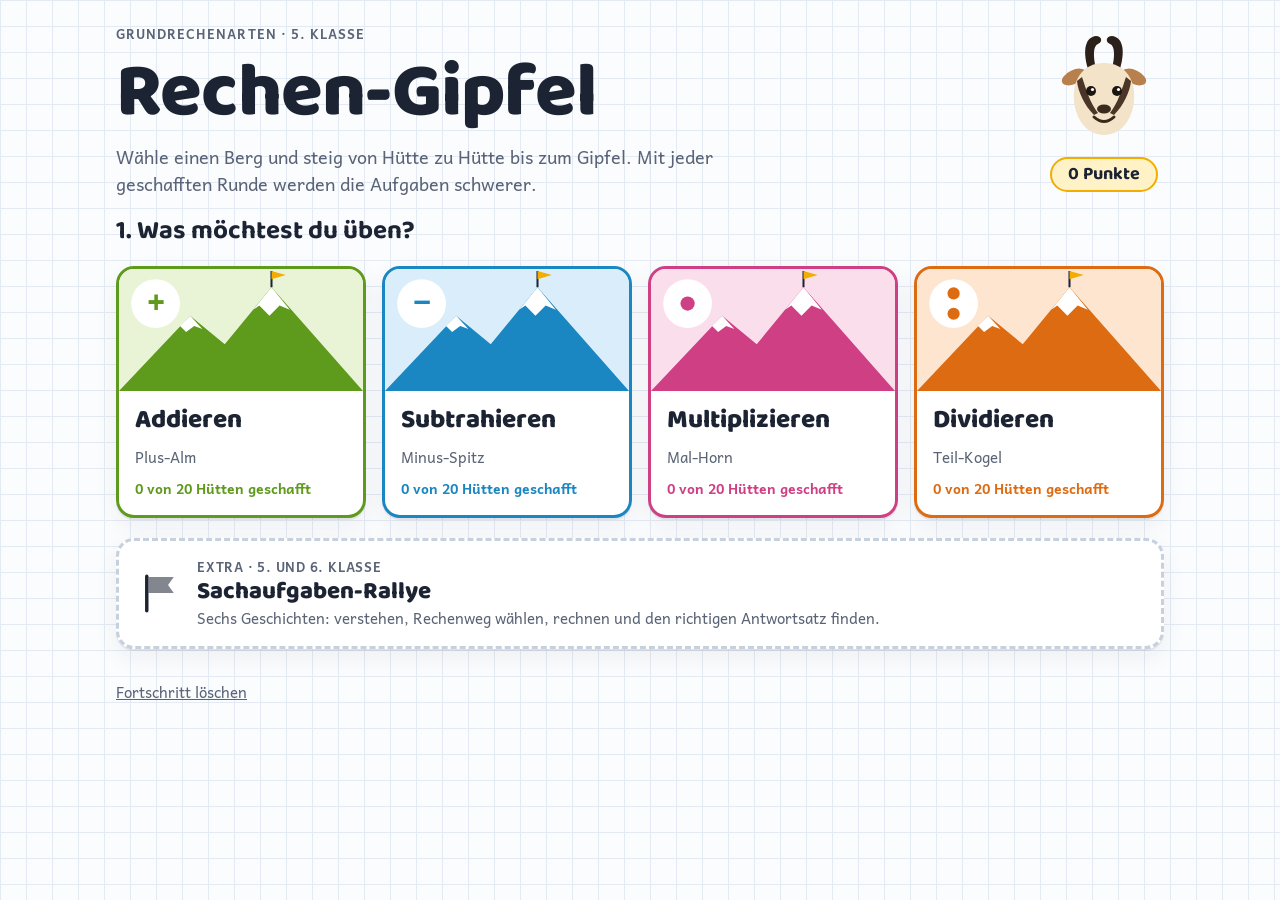
<file: index.html>
<!doctype html>
<html lang="de">
<head>
<meta charset="utf-8">
<meta name="viewport" content="width=device-width, initial-scale=1, viewport-fit=cover">
<title>Rechen-Gipfel</title>
<meta name="description" content="Digitale Lernwelt Grundrechenarten für die 5. Klasse der Mittelschule in Bayern: halbschriftlich und schriftlich addieren, subtrahieren, multiplizieren und dividieren.">
<link rel="preconnect" href="https://fonts.googleapis.com">
<link rel="preconnect" href="https://fonts.gstatic.com" crossorigin>
<link rel="stylesheet" href="https://fonts.googleapis.com/css2?family=Andika:wght@400;700&family=Baloo+2:wght@600;700;800&display=swap">
<link rel="stylesheet" href="css/style.css?v=2">
</head>
<body>
<div class="app">

  <!-- Startseite: Rechenart wählen -->
  <section id="screen-home" class="screen" aria-labelledby="home-title">
    <header class="hero">
      <div class="hero-text">
        <p class="eyebrow">Grundrechenarten · 5. Klasse</p>
        <h1 id="home-title">Rechen-Gipfel</h1>
        <p class="lead">Wähle einen Berg und steig von Hütte zu Hütte bis zum Gipfel. Mit jeder geschafften Runde werden die Aufgaben schwerer.</p>
      </div>
      <div class="hero-side">
        <div class="mascot" id="home-mascot" aria-hidden="true"></div>
        <div class="score-pill" id="home-points" aria-live="polite">0 Punkte</div>
      </div>
    </header>
    <h2 class="pick-title">1. Was möchtest du üben?</h2>
    <div class="op-grid" id="op-grid"></div>
    <a class="extra-card" href="sachaufgaben-rallye.html">
      <svg class="extra-flag" width="46" height="46" viewBox="0 0 40 40" aria-hidden="true"><rect x="7" y="4" width="3" height="33" rx="1.5" fill="currentColor"/><path d="M10 6h22l-5 7 5 7H10z" fill="currentColor" opacity=".55"/></svg>
      <span class="extra-text"><span class="extra-kicker">Extra · 5. und 6. Klasse</span><span class="extra-name">Sachaufgaben-Rallye</span>
      <span class="extra-sub">Sechs Geschichten: verstehen, Rechenweg wählen, rechnen und den richtigen Antwortsatz finden.</span></span>
    </a>
    <footer class="home-foot">
      <button type="button" class="link-btn" id="reset-btn">Fortschritt löschen</button>
      <div id="reset-confirm" class="reset-confirm" hidden>
        <span>Wirklich alle Hütten und Punkte löschen?</span>
        <button type="button" class="btn small danger" id="reset-yes">Ja, löschen</button>
        <button type="button" class="btn small ghost" id="reset-no">Abbrechen</button>
      </div>
    </footer>
  </section>

  <!-- Verfahren wählen -->
  <section id="screen-mode" class="screen" hidden aria-labelledby="mode-title">
    <nav class="crumbs"><button type="button" class="back-btn" data-go="home">← Zurück</button><span id="mode-crumb"></span></nav>
    <h2 class="pick-title" id="mode-title">2. Wie möchtest du rechnen?</h2>
    <div class="choice-grid" id="mode-grid"></div>
  </section>

  <!-- Stufe wählen -->
  <section id="screen-stufe" class="screen" hidden aria-labelledby="stufe-title">
    <nav class="crumbs"><button type="button" class="back-btn" data-go="mode">← Zurück</button><span id="stufe-crumb"></span></nav>
    <h2 class="pick-title" id="stufe-title">3. Welche Stufe?</h2>
    <div class="choice-grid" id="stufe-grid"></div>
  </section>

  <!-- Üben -->
  <section id="screen-play" class="screen" hidden aria-labelledby="play-title">
    <div class="play-bar">
      <button type="button" class="back-btn" id="play-back">← Stufen</button>
      <div class="play-info">
        <span class="badge" id="play-path"></span>
        <span class="badge soft" id="play-level"></span>
      </div>
      <div class="play-score" id="play-points" aria-live="polite"></div>
    </div>
    <div class="dots" id="play-dots" aria-label="Fortschritt in dieser Runde"></div>

    <div class="play-main">
      <div class="task-card">
        <p class="task-kicker" id="play-kicker"></p>
        <h2 class="task-title" id="play-title"></h2>
        <div id="sach-box" class="sach" hidden></div>
        <div id="work" class="work"></div>
        <div id="answer-box" class="answer-box" hidden></div>
      </div>

      <aside class="side">
        <div class="coach">
          <div class="mascot small" id="play-mascot" aria-hidden="true"></div>
          <div class="bubble" id="bubble" aria-live="polite"></div>
        </div>
        <div class="pad" id="pad" aria-label="Zahlenfeld"></div>
        <div class="actions">
          <button type="button" class="btn ghost" id="hint-btn">Tipp</button>
          <button type="button" class="btn primary" id="check-btn">Prüfen</button>
        </div>
      </aside>
    </div>
  </section>

  <!-- Rundenende -->
  <section id="screen-done" class="screen" hidden aria-labelledby="done-title">
    <div class="done-card">
      <div class="mascot big" id="done-mascot" aria-hidden="true"></div>
      <h2 id="done-title"></h2>
      <div class="done-stars" id="done-stars"></div>
      <p id="done-text" class="lead"></p>
      <div class="done-trail" id="done-trail"></div>
      <div class="done-actions">
        <button type="button" class="btn primary" id="again-btn">Nächste Runde</button>
        <button type="button" class="btn ghost" id="to-stufe-btn">Andere Stufe</button>
        <button type="button" class="btn ghost" id="to-home-btn">Andere Rechenart</button>
      </div>
    </div>
  </section>

</div>
<canvas id="confetti" aria-hidden="true"></canvas>
<noscript><p class="noscript">Bitte JavaScript einschalten, damit die Lernwelt funktioniert.</p></noscript>
<script src="js/util.js"></script>
<script src="js/generators.js"></script>
<script src="js/specs.js"></script>
<script src="js/widgets.js"></script>
<script src="js/app.js"></script>
</body>
</html>
</file>
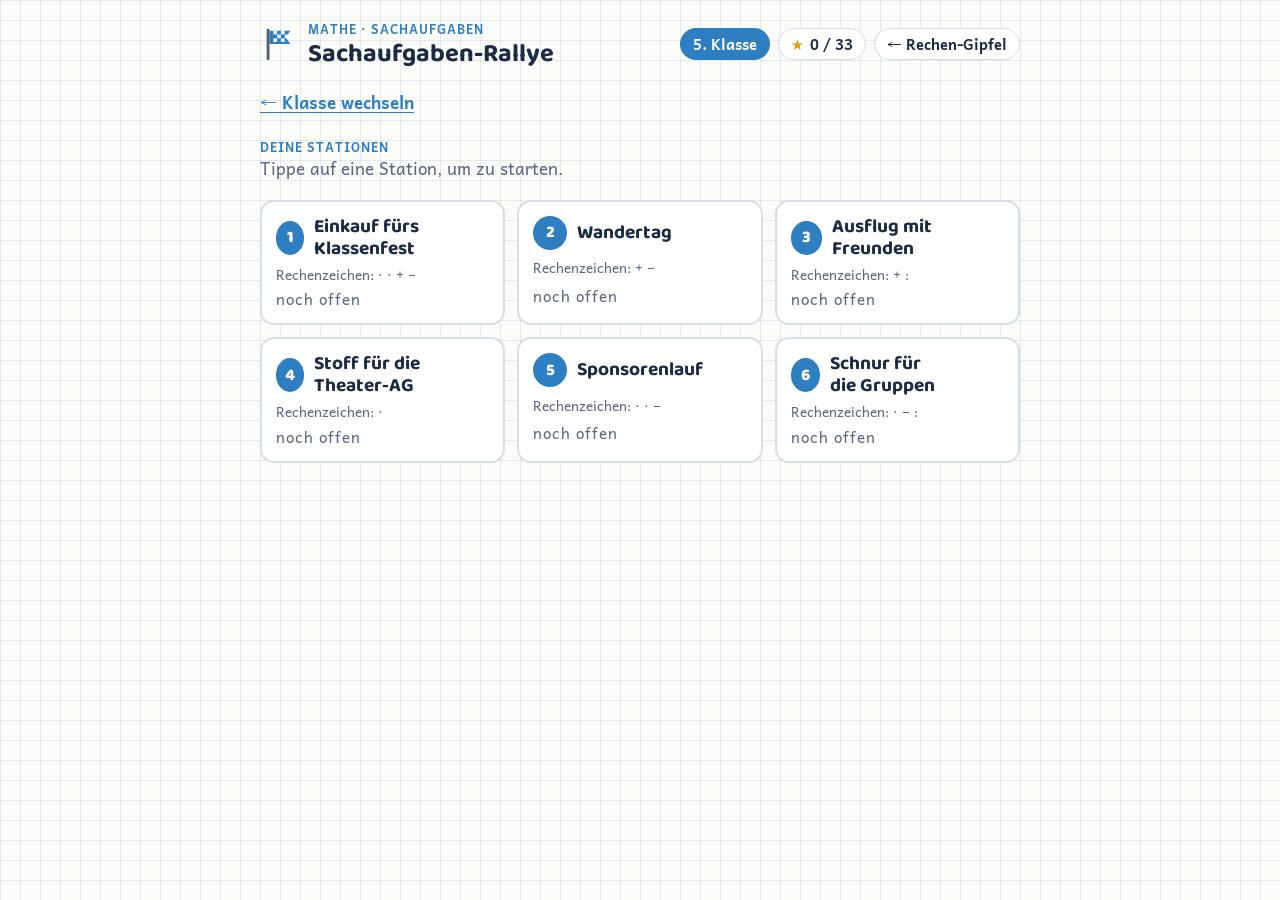
<file: sachaufgaben-rallye.html>
<!doctype html>
<html lang="de">
<head>
<meta charset="utf-8">
<meta name="viewport" content="width=device-width, initial-scale=1, viewport-fit=cover">
<title>Sachaufgaben-Rallye</title>
<link rel="preconnect" href="https://fonts.googleapis.com">
<link rel="preconnect" href="https://fonts.gstatic.com" crossorigin>
<link rel="stylesheet" href="https://fonts.googleapis.com/css2?family=Baloo+2:wght@600;700;800&family=Andika:wght@400;700&display=swap">
<meta name="lernwelt-home" content="index.html">
<meta name="lernwelt-name" content="Rechen-Gipfel">
<meta name="lernwelt-klasse" content="5">
<meta name="description" content="Sachaufgaben-Rallye: sechs Sachaufgaben, 5. Klasse mit ganzen Zahlen, 6. Klasse mit Kommazahlen.">
<style>
/* Layout: eine Spalte wie eine Heftseite auf Karopapier; Stationen als Rallye-Weg, Aufgabe als Schritt-für-Schritt-Karte */
:root { padding-top: env(safe-area-inset-top, 0px); padding-bottom: env(safe-area-inset-bottom, 0px);
  --paper: #fbfcf7;
  --grid: rgba(56, 110, 190, .12);
  --card: #ffffff;
  --ink: #1d2a44;
  --muted: #5a6680;
  --line: #d6deea;
  --blue: #1f56c8;
  --red: #c93d33;
  --red-bg: #fdeceb;
  --green: #1f7f52;
  --green-bg: #e6f5ec;
  --gold: #e3a008;
  --g5: #2e7fc1;
  --g6: #138a73;
  --accent: var(--g5);
  --font-display: "Baloo 2", "Trebuchet MS", system-ui, sans-serif;
  --font-body: "Andika", "Segoe UI", system-ui, sans-serif;
  --radius: 14px;
}
@media (prefers-color-scheme: dark) {
  :root:not([data-theme="light"]) {
    --paper: #131925; --grid: rgba(120, 160, 230, .09); --card: #1b2333; --ink: #e8edf7; --muted: #9aa6bd;
    --line: #2d3a52; --blue: #86aaff; --red: #ff8277; --red-bg: #3a2226; --green: #5fd39a; --green-bg: #1d3329;
    --gold: #f5c04a; --g5: #5aa8ec; --g6: #3cc4a7; color-scheme: dark;
  }
}
:root[data-theme="dark"] {
  --paper: #131925; --grid: rgba(120, 160, 230, .09); --card: #1b2333; --ink: #e8edf7; --muted: #9aa6bd;
  --line: #2d3a52; --blue: #86aaff; --red: #ff8277; --red-bg: #3a2226; --green: #5fd39a; --green-bg: #1d3329;
  --gold: #f5c04a; --g5: #5aa8ec; --g6: #3cc4a7; color-scheme: dark;
}
html, body { margin: 0; }
body {
  background-color: var(--paper);
  background-image:
    linear-gradient(var(--grid) 1px, transparent 1px),
    linear-gradient(90deg, var(--grid) 1px, transparent 1px);
  background-size: 20px 20px;
  color: var(--ink);
  font-family: var(--font-body);
  font-size: 17px;
  line-height: 1.5;
  padding-left: max(16px, env(safe-area-inset-left, 0px));
  padding-right: max(16px, env(safe-area-inset-right, 0px));
  padding-block: 20px 48px;
}
body.g6 { --accent: var(--g6); }
main { max-width: 760px; margin: 0 auto; display: flex; flex-direction: column; gap: 18px; }
h1, h2, h3 { font-family: var(--font-display); line-height: 1.15; margin: 0; text-wrap: balance; }
h1 { font-size: clamp(2rem, 6vw, 2.8rem); font-weight: 800; }
h2 { font-size: 1.6rem; font-weight: 700; }
h3 { font-size: 1.2rem; font-weight: 700; }
p { margin: 0; }
button { font: inherit; cursor: pointer; }
button:focus-visible, input:focus-visible { outline: 3px solid var(--accent); outline-offset: 2px; }
.muted { color: var(--muted); }
.eyebrow { font-size: .78rem; font-weight: 700; letter-spacing: .08em; text-transform: uppercase; color: var(--accent); }

/* Kopf */
.top { display: flex; align-items: center; justify-content: space-between; gap: 12px; flex-wrap: wrap; }
.brand { display: flex; align-items: center; gap: 10px; }
.flag { width: 38px; height: 38px; flex: none; }
.chip { display: inline-flex; align-items: center; gap: 6px; padding: 4px 12px; border-radius: 999px; font-weight: 700;
  background: var(--card); border: 1.5px solid var(--line); font-size: .92rem; }
a.chip { color: var(--ink); text-decoration: none; }
.chip.grade { background: var(--accent); color: #fff; border-color: transparent; }
.stars-count { color: var(--gold); }
.linkbtn { background: none; border: none; color: var(--accent); font-weight: 700; padding: 4px 0; text-decoration: underline; text-underline-offset: 3px; }

/* Start */
.hero { display: grid; gap: 14px; padding: 8px 0 4px; }
.hero p { max-width: 58ch; font-size: 1.05rem; }
.grade-pick { display: grid; grid-template-columns: repeat(auto-fit, minmax(220px, 1fr)); gap: 14px; }
.grade-btn { text-align: left; border: 2px solid var(--line); background: var(--card); border-radius: var(--radius); padding: 18px;
  display: grid; gap: 6px; color: var(--ink); transition: transform .15s, border-color .15s; }
.grade-btn:hover { transform: translateY(-2px); }
.grade-btn .big { font-family: var(--font-display); font-weight: 800; font-size: 2.2rem; line-height: 1; }
.grade-btn.b5 .big { color: var(--g5); } .grade-btn.b6 .big { color: var(--g6); }
.grade-btn.b5:hover { border-color: var(--g5); } .grade-btn.b6:hover { border-color: var(--g6); }
.how { background: var(--card); border: 1.5px dashed var(--line); border-radius: var(--radius); padding: 14px 16px; }
.how ol { margin: 6px 0 0; padding-left: 1.3em; display: grid; gap: 2px; }

/* Karte der Stationen */
.trail { display: grid; grid-template-columns: repeat(auto-fit, minmax(210px, 1fr)); gap: 12px; counter-reset: st; }
.station { position: relative; text-align: left; background: var(--card); border: 2px solid var(--line); border-radius: var(--radius);
  padding: 14px 14px 12px; display: grid; gap: 4px; color: var(--ink); min-width: 0; }
.station:hover { border-color: var(--accent); }
.station .num { font-family: var(--font-display); font-weight: 800; font-size: 1.05rem; width: 34px; height: 34px; border-radius: 50%;
  display: grid; place-items: center; background: var(--accent); color: #fff; }
.station.done { border-color: var(--green); }
.station.done .num { background: var(--green); }
.station .row { display: flex; align-items: center; gap: 10px; }
.station .stars { font-size: .95rem; letter-spacing: 1px; color: var(--gold); min-height: 1.4em; }
.station .ops { font-size: .85rem; color: var(--muted); }

/* Aufgabe */
.story { background: var(--card); border: 2px solid var(--line); border-radius: var(--radius); padding: 18px 18px 16px; display: grid; gap: 10px; }
.story .text { font-size: 1.18rem; line-height: 1.6; }
.story .text b { color: var(--accent); }
.together { font-size: .9rem; color: var(--muted); display: flex; gap: 8px; align-items: flex-start; }
.phases { display: grid; gap: 12px; }
.phase { background: var(--card); border: 2px solid var(--line); border-radius: var(--radius); padding: 14px 16px; display: grid; gap: 10px; }
.phase.active { border-color: var(--accent); box-shadow: 0 6px 0 -2px color-mix(in srgb, var(--accent) 25%, transparent); }
.phase.locked { opacity: .5; }
.phase-head { display: flex; align-items: center; gap: 10px; }
.phase-head .pn { width: 28px; height: 28px; border-radius: 50%; display: grid; place-items: center; font-weight: 700;
  background: var(--paper); border: 2px solid var(--line); font-size: .9rem; flex: none; }
.phase.active .pn { background: var(--accent); border-color: var(--accent); color: #fff; }
.phase.ok .pn { background: var(--green); border-color: var(--green); color: #fff; }
.phase-head h3 { flex: 1; }
.phase-head .star { color: var(--gold); font-size: 1.1rem; }
.choices { display: grid; gap: 8px; }
.choice { text-align: left; padding: 11px 14px; border-radius: 10px; border: 2px solid var(--line); background: var(--paper); color: var(--ink); line-height: 1.4; }
.choice:hover:not(:disabled) { border-color: var(--accent); }
.choice.right { border-color: var(--green); background: var(--green-bg); }
.choice.wrong { border-color: var(--red); background: var(--red-bg); text-decoration: line-through; text-decoration-color: var(--red); }
.choice:disabled { cursor: default; }
.summary { font-weight: 700; }
.summary.ok { color: var(--green); }

/* Rechnung im Heft-Look */
.heft { border-radius: 10px; border: 1.5px solid var(--line); padding: 10px 14px;
  background-color: var(--paper);
  background-image: linear-gradient(var(--grid) 1px, transparent 1px), linear-gradient(90deg, var(--grid) 1px, transparent 1px);
  background-size: 18px 18px; display: grid; gap: 4px; font-variant-numeric: tabular-nums; }
.heft .ln { font-size: 1.1rem; color: var(--blue); font-weight: 700; }
.heft .lab { color: var(--muted); font-weight: 400; font-size: .9rem; }
.calc { display: grid; gap: 8px; }
.calc label { font-weight: 700; }
.inrow { display: flex; gap: 8px; align-items: center; flex-wrap: wrap; }
.inrow input { font: inherit; font-size: 1.2rem; width: 9.5em; max-width: 100%; padding: 8px 12px; border-radius: 10px;
  border: 2px solid var(--line); background: var(--paper); color: var(--ink); font-variant-numeric: tabular-nums; }
.inrow input.bad { border-color: var(--red); }
.unit { font-weight: 700; font-size: 1.1rem; }
.btn { border: none; border-radius: 10px; padding: 10px 18px; font-weight: 700; background: var(--accent); color: #fff; }
.btn.ghost { background: transparent; color: var(--accent); border: 2px solid var(--accent); }
.btn:disabled { opacity: .5; cursor: default; }
.fb { font-weight: 700; min-height: 1.5em; }
.fb.no { color: var(--red); }
.fb.yes { color: var(--green); }
.tip { font-size: .95rem; background: var(--paper); border-left: 4px solid var(--gold); padding: 6px 10px; border-radius: 4px; }
.navrow { display: flex; justify-content: space-between; gap: 10px; flex-wrap: wrap; align-items: center; }

/* Ziel */
.finish { background: var(--card); border: 2px solid var(--accent); border-radius: var(--radius); padding: 22px; display: grid; gap: 14px; text-align: center; }
.finish .bigstars { font-family: var(--font-display); font-size: 3rem; font-weight: 800; color: var(--gold); line-height: 1; }
.finish table { width: 100%; border-collapse: collapse; text-align: left; font-variant-numeric: tabular-nums; }
.finish td { padding: 6px 4px; border-bottom: 1px solid var(--line); }
.finish td:last-child { text-align: right; color: var(--gold); white-space: nowrap; }
.tablewrap { overflow-x: auto; }

@keyframes pop { 0% { transform: scale(.6); opacity: 0 } 70% { transform: scale(1.15) } 100% { transform: scale(1); opacity: 1 } }
.pop { animation: pop .35s ease-out; display: inline-block; }
@media (prefers-reduced-motion: reduce) { .pop { animation: none; } .grade-btn { transition: none; } }
</style>
</head>
<body>
<main id="app" aria-live="polite"></main>

<script>
// ---------------- Daten: gleiche Geschichten, 5 = ganze Zahlen, 6 = Kommazahlen ----------------
const TASKS = [
  {
    title: 'Einkauf fürs Klassenfest', ops: '· · + −',
    text: {
      5: 'Die Klasse kauft für das Klassenfest <b>6 Kisten</b> Apfelsaft zu je <b>14 €</b> und <b>3 Pakete</b> Becher zu je <b>4 €</b>. Sie bezahlt mit einem <b>100-€-Schein</b>. Wie viel Wechselgeld bekommt sie?',
      6: 'Die Klasse kauft für das Klassenfest <b>6 Kisten</b> Apfelsaft zu je <b>13,49 €</b> und <b>3 Pakete</b> Becher zu je <b>2,85 €</b>. Sie bezahlt mit einem <b>100-€-Schein</b>. Wie viel Wechselgeld bekommt sie?'
    },
    gesucht: ['Wie viel Wechselgeld die Klasse bekommt', 'Wie viel der Apfelsaft kostet', 'Wie viele Becher die Klasse kauft'],
    plan: ['Saft berechnen (·) → Becher berechnen (·) → beides addieren (+) → von 100 € abziehen (−)',
           'Saft und Becher addieren (+) → von 100 € abziehen (−)',
           '100 € durch 6 teilen (:) → Becher abziehen (−)'],
    steps: {
      5: [['Wie viel kostet der Apfelsaft?', '14 € · 6', 84, '€'], ['Wie viel kosten die Becher?', '4 € · 3', 12, '€'],
          ['Wie viel kostet alles zusammen?', '84 € + 12 €', 96, '€'], ['Wie viel Wechselgeld gibt es?', '100 € − 96 €', 4, '€']],
      6: [['Wie viel kostet der Apfelsaft?', '13,49 € · 6', 80.94, '€'], ['Wie viel kosten die Becher?', '2,85 € · 3', 8.55, '€'],
          ['Wie viel kostet alles zusammen?', '80,94 € + 8,55 €', 89.49, '€'], ['Wie viel Wechselgeld gibt es?', '100,00 € − 89,49 €', 10.51, '€']]
    },
    answer: {
      5: ['Die Klasse bekommt 4 € Wechselgeld.', 'Die Klasse bekommt 96 € Wechselgeld.', 'Der Einkauf kostet 4 €.'],
      6: ['Die Klasse bekommt 10,51 € Wechselgeld.', 'Die Klasse bekommt 89,49 € Wechselgeld.', 'Der Einkauf kostet 10,51 €.']
    }
  },
  {
    title: 'Wandertag', ops: '+ −',
    text: {
      5: 'Die Klasse will am Wandertag <b>12 500 m</b> wandern. Am Vormittag schafft sie <b>4 875 m</b>, am Nachmittag <b>3 960 m</b>. Wie viele Meter fehlen noch bis zum Ziel?',
      6: 'Die Klasse will am Wandertag <b>12,5 km</b> wandern. Am Vormittag schafft sie <b>4,875 km</b>, am Nachmittag <b>3,96 km</b>. Wie viele Kilometer fehlen noch bis zum Ziel?'
    },
    gesucht: ['Wie weit es noch bis zum Ziel ist', 'Wie weit die Klasse am Vormittag wandert', 'Wie lange die Wanderung dauert'],
    plan: ['Vormittag und Nachmittag addieren (+) → vom Ziel abziehen (−)',
           'Vom Ziel nur den Vormittag abziehen (−) → fertig',
           'Vormittag mal Nachmittag rechnen (·) → vom Ziel abziehen (−)'],
    steps: {
      5: [['Wie weit ist die Klasse schon gewandert?', '4 875 m + 3 960 m', 8835, 'm'], ['Wie viele Meter fehlen noch?', '12 500 m − 8 835 m', 3665, 'm']],
      6: [['Wie weit ist die Klasse schon gewandert?', '4,875 km + 3,96 km', 8.835, 'km'], ['Wie viele Kilometer fehlen noch?', '12,5 km − 8,835 km', 3.665, 'km']]
    },
    answer: {
      5: ['Es fehlen noch 3 665 m bis zum Ziel.', 'Es fehlen noch 8 835 m bis zum Ziel.', 'Die Klasse ist schon am Ziel.'],
      6: ['Es fehlen noch 3,665 km bis zum Ziel.', 'Es fehlen noch 8,835 km bis zum Ziel.', 'Die Klasse ist schon am Ziel.']
    }
  },
  {
    title: 'Ausflug mit Freunden', ops: '+ :',
    text: {
      5: '<b>Vier Freunde</b> machen einen Ausflug. Die Zugfahrt kostet zusammen <b>96 €</b>, der Eintritt in den Freizeitpark <b>76 €</b>. Sie teilen sich alle Kosten gerecht. Wie viel muss jeder bezahlen?',
      6: '<b>Vier Freunde</b> machen einen Ausflug. Die Zugfahrt kostet zusammen <b>96,40 €</b>, der Eintritt in den Freizeitpark <b>75,80 €</b>. Sie teilen sich alle Kosten gerecht. Wie viel muss jeder bezahlen?'
    },
    gesucht: ['Wie viel jeder Freund bezahlen muss', 'Wie viel der Ausflug insgesamt kostet', 'Wie viel die Zugfahrt für einen kostet'],
    plan: ['Zug und Eintritt addieren (+) → durch 4 teilen (:)',
           'Nur die Zugfahrt durch 4 teilen (:) → fertig',
           'Zug und Eintritt addieren (+) → mal 4 rechnen (·)'],
    steps: {
      5: [['Wie viel kostet der Ausflug insgesamt?', '96 € + 76 €', 172, '€'], ['Wie viel muss jeder bezahlen?', '172 € : 4', 43, '€']],
      6: [['Wie viel kostet der Ausflug insgesamt?', '96,40 € + 75,80 €', 172.2, '€'], ['Wie viel muss jeder bezahlen?', '172,20 € : 4', 43.05, '€']]
    },
    answer: {
      5: ['Jeder muss 43 € bezahlen.', 'Jeder muss 172 € bezahlen.', 'Alle zusammen bezahlen 43 €.'],
      6: ['Jeder muss 43,05 € bezahlen.', 'Jeder muss 172,20 € bezahlen.', 'Alle zusammen bezahlen 43,05 €.']
    }
  },
  {
    title: 'Stoff für die Theater-AG', ops: '·',
    text: {
      5: 'Die Theater-AG braucht Stoff für die Kostüme. Sie kauft <b>45 m</b> Stoff. <b>1 m</b> kostet <b>12 €</b>. Wie viel muss die AG bezahlen?',
      6: 'Die Theater-AG braucht Stoff für die Kostüme. Sie kauft <b>4,5 m</b> Stoff. <b>1 m</b> kostet <b>12,80 €</b>. Wie viel muss die AG bezahlen?'
    },
    gesucht: ['Wie viel die AG für den Stoff bezahlen muss', 'Wie viele Meter Stoff die AG braucht', 'Wie viele Kostüme die AG näht'],
    plan: ['Preis für 1 m mal Anzahl der Meter (·)',
           'Preis für 1 m plus Anzahl der Meter (+)',
           'Preis für 1 m geteilt durch Anzahl der Meter (:)'],
    steps: {
      5: [['Wie viel kostet der Stoff?', '12 € · 45', 540, '€']],
      6: [['Wie viel kostet der Stoff?', '12,80 € · 4,5', 57.6, '€']]
    },
    answer: {
      5: ['Die AG muss 540 € bezahlen.', 'Die AG muss 57 € bezahlen.', 'Die AG kauft 540 m Stoff.'],
      6: ['Die AG muss 57,60 € bezahlen.', 'Die AG muss 17,30 € bezahlen.', 'Die AG muss 576 € bezahlen.']
    }
  },
  {
    title: 'Sponsorenlauf', ops: '· · −',
    text: {
      5: 'Beim Sponsorenlauf läuft Lisa <b>18 Runden</b>. Ihr Opa zahlt für jede Runde <b>3 €</b>. Tom läuft <b>23 Runden</b>. Seine Tante zahlt für jede Runde <b>2 €</b>. Wer erläuft mehr Geld? Wie viel mehr?',
      6: 'Beim Sponsorenlauf läuft Lisa <b>18 Runden</b>. Ihr Opa zahlt für jede Runde <b>1,25 €</b>. Tom läuft <b>23 Runden</b>. Seine Tante zahlt für jede Runde <b>0,95 €</b>. Wer erläuft mehr Geld? Wie viel mehr?'
    },
    gesucht: ['Wer mehr Geld erläuft und wie viel mehr', 'Wie viele Runden Lisa läuft', 'Wie viel Geld beide zusammen erlaufen'],
    plan: ['Lisas Geld berechnen (·) → Toms Geld berechnen (·) → Unterschied berechnen (−)',
           'Die Runden vergleichen (−) → fertig',
           'Lisas Geld berechnen (·) → Toms Geld berechnen (·) → zusammenrechnen (+)'],
    steps: {
      5: [['Wie viel Geld erläuft Lisa?', '3 € · 18', 54, '€'], ['Wie viel Geld erläuft Tom?', '2 € · 23', 46, '€'], ['Wie groß ist der Unterschied?', '54 € − 46 €', 8, '€']],
      6: [['Wie viel Geld erläuft Lisa?', '1,25 € · 18', 22.5, '€'], ['Wie viel Geld erläuft Tom?', '0,95 € · 23', 21.85, '€'], ['Wie groß ist der Unterschied?', '22,50 € − 21,85 €', 0.65, '€']]
    },
    answer: {
      5: ['Lisa erläuft 8 € mehr als Tom.', 'Tom erläuft 8 € mehr als Lisa.', 'Tom läuft mehr Runden, also erläuft er mehr Geld.'],
      6: ['Lisa erläuft 0,65 € mehr als Tom.', 'Tom erläuft 0,65 € mehr als Lisa.', 'Tom läuft mehr Runden, also erläuft er mehr Geld.']
    }
  },
  {
    title: 'Schnur für die Gruppen', ops: '· − :',
    text: {
      5: 'Der Hausmeister hat <b>1 000 m</b> Schnur. Er schneidet <b>8 Stücke</b> zu je <b>85 m</b> ab. Den Rest verteilt er gerecht auf <b>5 Gruppen</b>. Wie viele Meter Schnur bekommt jede Gruppe?',
      6: 'Der Hausmeister hat <b>100 m</b> Schnur. Er schneidet <b>8 Stücke</b> zu je <b>8,45 m</b> ab. Den Rest verteilt er gerecht auf <b>5 Gruppen</b>. Wie viele Meter Schnur bekommt jede Gruppe?'
    },
    gesucht: ['Wie viele Meter Schnur jede Gruppe bekommt', 'Wie viele Stücke der Hausmeister abschneidet', 'Wie lang ein abgeschnittenes Stück ist'],
    plan: ['Abgeschnittene Schnur berechnen (·) → Rest berechnen (−) → Rest auf 5 Gruppen verteilen (:)',
           'Die ganze Schnur durch 5 teilen (:) → fertig',
           'Abgeschnittene Schnur berechnen (·) → durch 5 teilen (:)'],
    steps: {
      5: [['Wie viel Schnur schneidet er ab?', '85 m · 8', 680, 'm'], ['Wie viel Schnur bleibt übrig?', '1 000 m − 680 m', 320, 'm'], ['Wie viel bekommt jede Gruppe?', '320 m : 5', 64, 'm']],
      6: [['Wie viel Schnur schneidet er ab?', '8,45 m · 8', 67.6, 'm'], ['Wie viel Schnur bleibt übrig?', '100 m − 67,6 m', 32.4, 'm'], ['Wie viel bekommt jede Gruppe?', '32,4 m : 5', 6.48, 'm']]
    },
    answer: {
      5: ['Jede Gruppe bekommt 64 m Schnur.', 'Jede Gruppe bekommt 320 m Schnur.', 'Jede Gruppe bekommt 200 m Schnur.'],
      6: ['Jede Gruppe bekommt 6,48 m Schnur.', 'Jede Gruppe bekommt 32,4 m Schnur.', 'Jede Gruppe bekommt 20 m Schnur.']
    }
  }
];

// ---------------- Hilfen ----------------
const $ = (s, r = document) => r.querySelector(s);
const STORE = 'sachaufgaben-rallye-v1';
function load() { try { return JSON.parse(localStorage.getItem(STORE)) || {}; } catch (e) { return {}; } }
function save() { try { localStorage.setItem(STORE, JSON.stringify(S.saved)); } catch (e) {} }

function fmt(n, grade) {
  // deutsche Schreibweise; Geldbeträge mit 2 Nachkommastellen in Jgst. 6
  let s;
  if (grade === 6 && !Number.isInteger(n) && String(n).split('.')[1].length === 1 && S.cur && S.cur.unit === '€') s = n.toFixed(2);
  else s = String(Math.round(n * 1000) / 1000);
  let [ip, fp] = s.split('.');
  ip = ip.replace(/\B(?=(\d{3})+(?!\d))/g, ' ');
  return fp ? ip + ',' + fp : ip;
}
function parseInput(raw, grade) {
  let s = String(raw).trim().replace(/[\s  ]/g, '').replace(/(€|km|m)$/i, '');
  if (grade === 5) s = s.replace(/\.(?=\d{3}(\D|$))/g, '');   // 8.835 → 8835 (Tausenderpunkt)
  s = s.replace(',', '.');
  if (!/^-?\d+(\.\d+)?$/.test(s)) return NaN;
  return Number(s);
}
function shuffle(arr, seed) {
  const a = arr.map((v, i) => ({ v, i }));
  let x = seed * 9301 + 49297;
  for (let i = a.length - 1; i > 0; i--) { x = (x * 9301 + 49297) % 233280; const j = Math.floor(x / 233280 * (i + 1)); [a[i], a[j]] = [a[j], a[i]]; }
  return a;
}
function maxStars(t, g) { return 3 + t.steps[g].length; }

// ---------------- Zustand ----------------
const S = { grade: null, view: 'start', saved: load(), task: null, cur: null };
function prog(g) { S.saved[g] = S.saved[g] || {}; return S.saved[g]; }

function setGrade(g) {
  S.grade = g;
  document.body.classList.toggle('g6', g === 6);
  S.view = 'map'; render();
}

// ---------------- Ansichten ----------------
function render() {
  const app = $('#app');
  if (S.view === 'start') app.innerHTML = viewStart();
  else if (S.view === 'map') app.innerHTML = viewMap();
  else if (S.view === 'task') { app.innerHTML = viewTask(); bindTask(); }
  else if (S.view === 'finish') app.innerHTML = viewFinish();
  bindCommon();
  window.scrollTo({ top: 0 });
}

const FLAG = `<svg class="flag" viewBox="0 0 40 40" aria-hidden="true"><rect x="7" y="4" width="3" height="33" rx="1.5" fill="currentColor" opacity=".75"/>
<path d="M10 6h22l-5 7 5 7H10z" fill="var(--accent)"/><path d="M14 6h4v4h-4zM22 6h4v4h-4zM18 10h4v4h-4zM26 10h4v4h-4zM14 14h4v4h-4zM22 14h4v4h-4z" fill="var(--card)" opacity=".85"/></svg>`;

function totalStars(g) {
  return TASKS.reduce((s, t, i) => s + ((prog(g)[i] || {}).stars || 0), 0);
}
function totalMax(g) { return TASKS.reduce((s, t) => s + maxStars(t, g), 0); }

const META = n => (document.querySelector(`meta[name="${n}"]`) || {}).content;
const HOME = META('lernwelt-home'), HOME_NAME = META('lernwelt-name') || 'Lernwelt';
function header(right = '') {
  const home = HOME ? `<a class="chip" href="${HOME}">← ${HOME_NAME}</a>` : '';
  return `<div class="top"><div class="brand">${FLAG}<div><div class="eyebrow">Mathe · Sachaufgaben</div>
  <h2>Sachaufgaben-Rallye</h2></div></div><div class="inrow">${right}${home}</div></div>`;
}

function viewStart() {
  return `${header()}
  <section class="hero">
    <h1>Lesen. Verstehen. Rechnen.</h1>
    <p>Sechs Stationen, sechs Geschichten. Bei jeder Station klärst du zuerst, was gesucht ist, und wählst den richtigen Rechenweg. Dann rechnest du Schritt für Schritt und findest den passenden Antwortsatz.</p>
  </section>
  <div class="grade-pick">
    <button class="grade-btn b5" data-grade="5" id="pick5"><span class="big">5. Klasse</span><span>Ganze Zahlen</span>
      <span class="muted">${totalStars(5)} von ${totalMax(5)} ★ gesammelt</span></button>
    <button class="grade-btn b6" data-grade="6" id="pick6"><span class="big">6. Klasse</span><span>Kommazahlen</span>
      <span class="muted">${totalStars(6)} von ${totalMax(6)} ★ gesammelt</span></button>
  </div>
  <div class="how"><b>So geht die Rallye</b>
    <ol>
      <li>Lest die Geschichte gemeinsam und besprecht: Worum geht es?</li>
      <li>Wähle aus, was gesucht ist.</li>
      <li>Wähle den richtigen Rechenweg.</li>
      <li>Rechne in deinem Heft und tippe die Ergebnisse ein.</li>
      <li>Wähle den richtigen Antwortsatz.</li>
    </ol>
    <p class="muted" style="margin-top:8px">Klappt ein Schritt beim ersten Versuch, bekommst du einen ★.</p>
  </div>`;
}

function viewMap() {
  const g = S.grade, p = prog(g);
  const cards = TASKS.map((t, i) => {
    const r = p[i] || {};
    const st = r.done ? '★'.repeat(r.stars) + '<span class="muted">' + '☆'.repeat(maxStars(t, g) - r.stars) + '</span>' : '';
    return `<button class="station ${r.done ? 'done' : ''}" data-open="${i}" id="st${i}">
      <div class="row"><span class="num">${r.done ? '✓' : i + 1}</span><h3>${t.title}</h3></div>
      <div class="ops">Rechenzeichen: ${t.ops}</div>
      <div class="stars" aria-label="${r.stars || 0} Sterne">${st || '<span class="muted">noch offen</span>'}</div>
    </button>`;
  }).join('');
  const allDone = TASKS.every((t, i) => (p[i] || {}).done);
  return `${header(`<span class="chip grade">${g}. Klasse</span><span class="chip"><span class="stars-count">★</span> ${totalStars(g)} / ${totalMax(g)}</span>`)}
  <div class="navrow"><button class="linkbtn" data-go="start">← Klasse wechseln</button>
    ${allDone ? '<button class="btn" data-go="finish">Zum Ziel 🏁</button>' : ''}</div>
  <div><div class="eyebrow">Deine Stationen</div><p class="muted">Tippe auf eine Station, um zu starten.</p></div>
  <div class="trail">${cards}</div>`;
}

function startTask(i) {
  const t = TASKS[i], g = S.grade;
  S.task = { i, phase: 0, step: 0, stars: 0, tries: 0, done: [], wrong: {}, gOrder: shuffle(t.gesucht, i + 1), pOrder: shuffle(t.plan, i + 7),
             aOrder: shuffle(t.answer[g], i + 13), results: [] };
  S.view = 'task'; render();
}

function viewTask() {
  const T = S.task, t = TASKS[T.i], g = S.grade;
  const steps = t.steps[g];
  const ph = (n, title, body, summary) => {
    const cls = T.phase === n ? 'active' : (T.phase > n ? 'ok' : 'locked');
    const star = T.done[n] === true ? '<span class="star pop">★</span>' : '';
    return `<section class="phase ${cls}" aria-label="${title}">
      <div class="phase-head"><span class="pn">${T.phase > n ? '✓' : n + 1}</span><h3>${title}</h3>${star}</div>
      ${T.phase === n ? body : (T.phase > n ? `<p class="summary ok">${summary}</p>` : '')}</section>`;
  };
  const choiceList = (order, key) => order.map(o => {
    const w = (T.wrong[key] || []).includes(o.i);
    return `<button class="choice ${w ? 'wrong' : ''}" data-choice="${o.i}" data-key="${key}" ${w ? 'disabled' : ''}>${o.v}</button>`;
  }).join('');

  // Phase 3: Rechnen
  let heft = T.results.map((r, k) => `<div class="ln"><span class="lab">${steps[k][0]}</span><br>${steps[k][1]} = ${fmtVal(steps[k][2], steps[k][3])}</div>`).join('');
  let calcBody = '';
  if (T.phase === 2) {
    const s = steps[T.step];
    S.cur = { unit: s[3] };
    const tip = T.tries >= 2 ? `<p class="tip"><b>Tipp:</b> Rechne ${s[1]}.</p>` : '';
    calcBody = `${heft ? `<div class="heft">${heft}</div>` : ''}
      <form class="calc" id="calcform" autocomplete="off">
        <label for="ans">${s[0]}</label>
        <div class="inrow"><input id="ans" inputmode="decimal" aria-describedby="fb" placeholder="Ergebnis"><span class="unit">${s[3]}</span>
          <button class="btn" type="submit">Prüfen</button></div>
        <p class="fb ${T.fbClass || ''}" id="fb">${T.fb || ''}</p>${tip}
      </form>
      <p class="muted">Rechne schriftlich in deinem Heft. Schritt ${T.step + 1} von ${steps.length}.</p>`;
  }
  const finished = T.phase > 3;
  return `${header(`<span class="chip grade">${g}. Klasse</span><span class="chip"><span class="stars-count">★</span> ${T.stars} / ${maxStars(t, g)}</span>`)}
  <div class="navrow"><button class="linkbtn" data-go="map">← Alle Stationen</button><span class="muted">Station ${T.i + 1} von ${TASKS.length}</span></div>
  <article class="story">
    <div class="eyebrow">Station ${T.i + 1}</div>
    <h2>${t.title}</h2>
    <p class="text">${t.text[g]}</p>
    <p class="together">💬 <span>Erst gemeinsam lesen und besprechen: Worum geht es? Dann allein lösen.</span></p>
  </article>
  <div class="phases">
    ${ph(0, 'Was ist gesucht?', `<div class="choices">${choiceList(T.gOrder, 'g')}</div><p class="fb no">${T.fb || ''}</p>`, t.gesucht[0])}
    ${ph(1, 'Welcher Rechenweg passt?', `<div class="choices">${choiceList(T.pOrder, 'p')}</div><p class="fb no">${T.fb || ''}</p>`, t.plan[0])}
    ${ph(2, 'Rechnen', calcBody, `<div class="heft">${heft}</div>`)}
    ${ph(3, 'Welcher Antwortsatz stimmt?', `<div class="choices">${choiceList(T.aOrder, 'a')}</div><p class="fb no">${T.fb || ''}</p>`, 'A: ' + t.answer[g][0])}
  </div>
  ${finished ? `<div class="finish"><div class="bigstars pop">${'★'.repeat(T.stars)}<span class="muted" style="font-size:2rem">${'☆'.repeat(maxStars(t, g) - T.stars)}</span></div>
     <h2>Station geschafft!</h2><p class="muted">Du hast ${T.stars} von ${maxStars(t, g)} Sternen gesammelt.</p>
     <div class="navrow" style="justify-content:center">
       <button class="btn ghost" data-retry="${T.i}">Station wiederholen</button>
       ${T.i + 1 < TASKS.length ? `<button class="btn" data-open="${T.i + 1}">Nächste Station →</button>` : '<button class="btn" data-go="finish">Zum Ziel 🏁</button>'}
     </div></div>` : ''}`;
}

function fmtVal(v, unit) {
  let s;
  if (unit === '€' && S.grade === 6) s = v.toFixed(2);
  else s = String(Math.round(v * 1000) / 1000);
  let [ip, fp] = s.split('.');
  ip = ip.replace(/\B(?=(\d{3})+(?!\d))/g, ' ');
  return (fp ? ip + ',' + fp : ip) + ' ' + unit;
}

function bindTask() {
  const T = S.task, t = TASKS[T.i], g = S.grade;
  document.querySelectorAll('[data-choice]').forEach(b => b.addEventListener('click', () => {
    const key = b.dataset.key, idx = +b.dataset.choice;
    if (idx === 0) {
      if (!(T.wrong[key] || []).length) { T.stars++; T.done[T.phase] = true; }
      T.phase++; T.fb = ''; T.tries = 0;
      if (T.phase > 3) finishTask();
      render();
      const act = document.querySelector('.phase.active') || document.querySelector('.finish');
      if (act) act.scrollIntoView({ behavior: matchMedia('(prefers-reduced-motion: reduce)').matches ? 'auto' : 'smooth', block: 'center' });
      const inp = $('#ans'); if (inp) inp.focus({ preventScroll: true });
    } else {
      (T.wrong[key] = T.wrong[key] || []).push(idx);
      T.fb = key === 'g' ? 'Noch nicht. Lies die Frage am Ende der Geschichte noch einmal.'
           : key === 'p' ? 'Noch nicht. Überlege: Was musst du zuerst ausrechnen?'
           : 'Noch nicht. Passt die Zahl? Passt die Einheit? Beantwortet der Satz die Frage?';
      render();
      const act = document.querySelector('.phase.active'); if (act) act.scrollIntoView({ block: 'center' });
    }
  }));
  const f = $('#calcform');
  if (f) f.addEventListener('submit', e => {
    e.preventDefault();
    const s = t.steps[g][T.step];
    const raw = $('#ans').value;
    const v = parseInput(raw, g);
    if (raw.trim() === '') { T.fb = 'Tippe zuerst ein Ergebnis ein.'; T.fbClass = 'no'; render(); $('#ans').focus(); return; }
    if (Number.isNaN(v)) { T.fb = 'Schreibe nur die Zahl, zum Beispiel ' + (g === 6 ? '12,75' : '348') + '.'; T.fbClass = 'no'; render(); $('#ans').focus(); return; }
    if (Math.abs(v - s[2]) < 1e-6) {
      if (T.tries === 0) T.stars++;
      T.results.push(v); T.tries = 0; T.fb = ''; T.fbClass = '';
      T.step++;
      if (T.step >= t.steps[g].length) { T.done[2] = T.results.length && !T.calcMiss; T.phase = 3; }
      render();
      const act = document.querySelector('.phase.active'); if (act) act.scrollIntoView({ block: 'center' });
      const inp = $('#ans'); if (inp) inp.focus({ preventScroll: true });
    } else {
      T.tries++; T.calcMiss = true;
      T.fb = T.tries >= 2 ? 'Noch nicht richtig. Schau dir den Tipp an.' : 'Noch nicht richtig. Rechne noch einmal nach' + (g === 6 ? ' – Komma unter Komma!' : '.');
      T.fbClass = 'no';
      render();
      const inp = $('#ans'); if (inp) { inp.value = raw; inp.classList.add('bad'); inp.focus(); inp.select(); }
    }
  });
}

function finishTask() {
  const T = S.task, p = prog(S.grade);
  const old = p[T.i] || {};
  p[T.i] = { done: true, stars: Math.max(T.stars, old.stars || 0) };
  save();
}

function viewFinish() {
  const g = S.grade, p = prog(g);
  const rows = TASKS.map((t, i) => `<tr><td>${i + 1}. ${t.title}</td><td>${'★'.repeat((p[i] || {}).stars || 0)}<span class="muted">${'☆'.repeat(maxStars(t, g) - ((p[i] || {}).stars || 0))}</span></td></tr>`).join('');
  const ts = totalStars(g), tm = totalMax(g);
  const msg = ts >= tm * 0.85 ? 'Super! Du bist ein echter Sachaufgaben-Profi.' : ts >= tm * 0.6 ? 'Gut gemacht! Wiederhole die Stationen mit wenigen Sternen.' : 'Du hast es geschafft! Übe die Stationen noch einmal – dann klappt es beim ersten Versuch.';
  return `${header(`<span class="chip grade">${g}. Klasse</span>`)}
  <div class="finish">
    <div class="eyebrow">Ziel erreicht</div>
    <div class="bigstars pop">★ ${ts} / ${tm}</div>
    <h2>${msg}</h2>
    <div class="tablewrap"><table>${rows}</table></div>
    <div class="navrow" style="justify-content:center">
      <button class="btn ghost" data-go="map">Zu den Stationen</button>
      <button class="btn ghost" data-reset="${g}" id="resetbtn">Rallye neu starten</button>
    </div>
  </div>`;
}

function bindCommon() {
  document.querySelectorAll('[data-grade]').forEach(b => b.addEventListener('click', () => setGrade(+b.dataset.grade)));
  document.querySelectorAll('[data-open]').forEach(b => b.addEventListener('click', () => startTask(+b.dataset.open)));
  document.querySelectorAll('[data-retry]').forEach(b => b.addEventListener('click', () => startTask(+b.dataset.retry)));
  document.querySelectorAll('[data-go]').forEach(b => b.addEventListener('click', () => {
    S.view = b.dataset.go;
    if (S.view === 'start') document.body.classList.remove('g6');
    render();
  }));
  document.querySelectorAll('[data-reset]').forEach(b => b.addEventListener('click', () => {
    if (b.dataset.confirm) { S.saved[S.grade] = {}; save(); S.view = 'map'; render(); }
    else { b.dataset.confirm = '1'; b.textContent = 'Wirklich alle Sterne löschen?'; }
  }));
}

(function boot() {
  const h = (location.hash || '').toLowerCase();
  const g = h === '#klasse5' ? 5 : h === '#klasse6' ? 6 : +(META('lernwelt-klasse') || 0);
  if (g === 5 || g === 6) setGrade(g); else render();
})();
</script>
</body>
</html>
</file>
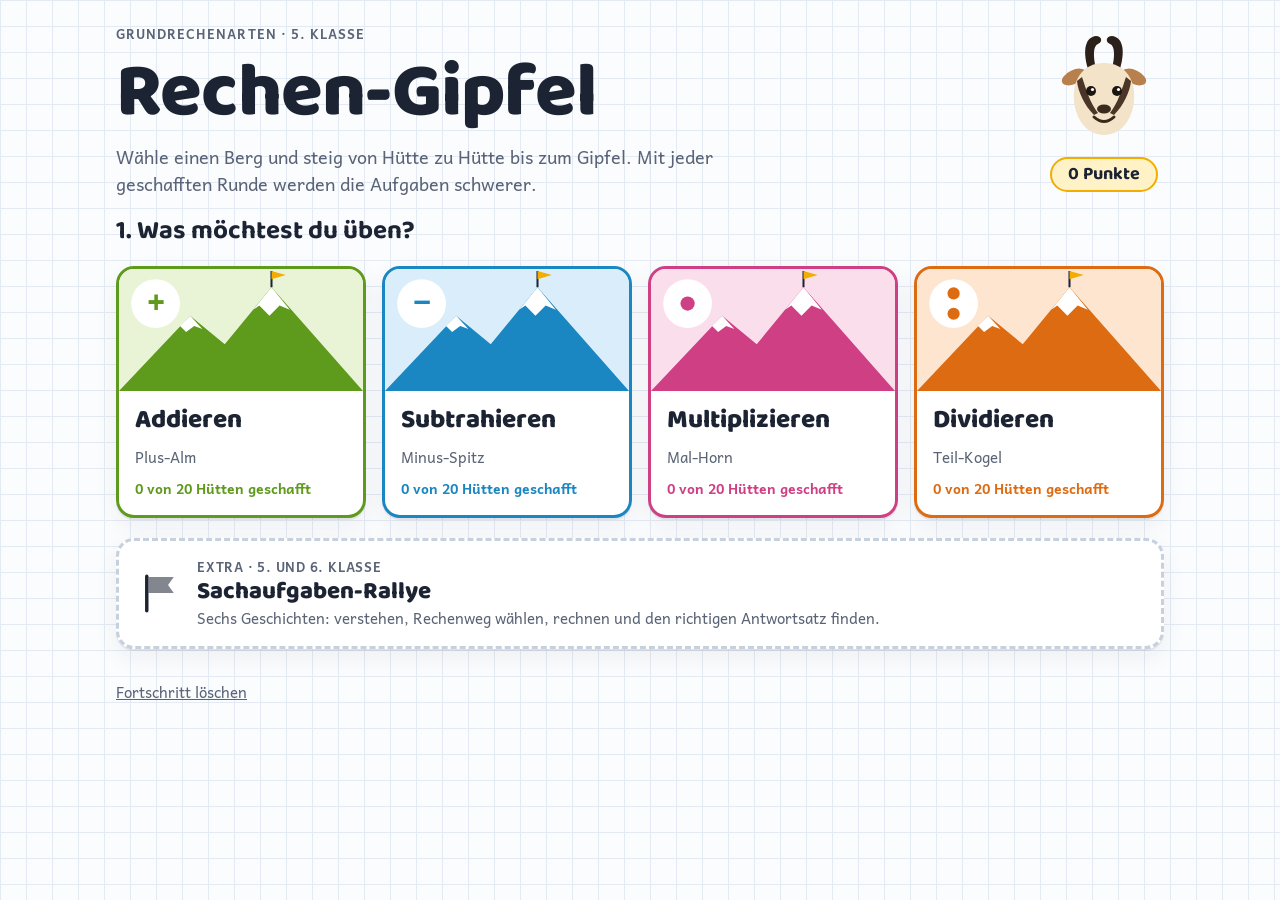
<file: einzeldatei/Rechen-Gipfel.html>
<!doctype html>
<html lang="de">
<head>
<meta charset="utf-8">
<meta name="viewport" content="width=device-width, initial-scale=1, viewport-fit=cover">
<title>Rechen-Gipfel</title>
<meta name="description" content="Digitale Lernwelt Grundrechenarten für die 5. Klasse der Mittelschule in Bayern: halbschriftlich und schriftlich addieren, subtrahieren, multiplizieren und dividieren.">
<link rel="preconnect" href="https://fonts.googleapis.com">
<link rel="preconnect" href="https://fonts.gstatic.com" crossorigin>
<link rel="stylesheet" href="https://fonts.googleapis.com/css2?family=Andika:wght@400;700&family=Baloo+2:wght@600;700;800&display=swap">
<style>
/* Rechen-Gipfel
   Layout: eine Spalte auf Karopapier; beim Üben links die Aufgabe, rechts Gamsi, Zahlenfeld und Knöpfe.
   Farben der vier Berge wie auf den Merkplakaten: Plus grün, Minus blau, Mal pink, Geteilt orange. */
:root {
  --paper: #fbfcfe;
  --grid: #e3eaf3;
  --card: #ffffff;
  --fg: #1c2433;
  --muted: #5a6476;
  --line: #c7d1de;
  --ink: #1d4fa8;            /* Füller-Blau für eigene Eingaben */
  --red: #c42a40;            /* Korrekturrot */
  --red-soft: #fde4e8;
  --ok: #24794f;
  --ok-soft: #dcf2e5;
  --sun: #f2ad00;
  --sun-soft: #fff2c7;
  --snow: #ffffff;
  --add: #5e9a1c;  --add-soft: #e9f4d6;
  --sub: #1a86c2;  --sub-soft: #d9eefa;
  --mul: #cf3f84;  --mul-soft: #fbdeec;
  --div: #dd6b12;  --div-soft: #fde5d0;
  --accent: var(--add);
  --accent-soft: var(--add-soft);
  --shadow: 0 2px 0 rgba(28, 36, 51, .08), 0 8px 24px rgba(28, 36, 51, .06);
  --font-display: 'Baloo 2', 'Andika', 'Trebuchet MS', system-ui, sans-serif;
  --font-body: 'Andika', 'Segoe UI', system-ui, sans-serif;
  --cell: clamp(36px, 9vw, 54px);
  --radius: 18px;
}
@media (prefers-color-scheme: dark) {
  :root:not([data-theme="light"]) {
    --paper: #131a27; --grid: #1c2638; --card: #1a2333; --fg: #e9edf4; --muted: #a4aec0; --line: #34425a;
    --ink: #8fb4ff; --red: #ff7d8f; --red-soft: #43202a; --ok: #59d08f; --ok-soft: #173a29; --sun: #ffc93d; --sun-soft: #3f3313; --snow: #dce5f2;
    --add: #8ccf45; --add-soft: #253517; --sub: #4fb6ee; --sub-soft: #15304a; --mul: #f070ad; --mul-soft: #3d1a2c; --div: #ff9a4d; --div-soft: #3f2614;
    --shadow: 0 2px 0 rgba(0, 0, 0, .3), 0 8px 24px rgba(0, 0, 0, .25);
    color-scheme: dark;
  }
}
:root[data-theme="dark"] {
  --paper: #131a27; --grid: #1c2638; --card: #1a2333; --fg: #e9edf4; --muted: #a4aec0; --line: #34425a;
  --ink: #8fb4ff; --red: #ff7d8f; --red-soft: #43202a; --ok: #59d08f; --ok-soft: #173a29; --sun: #ffc93d; --sun-soft: #3f3313; --snow: #dce5f2;
  --add: #8ccf45; --add-soft: #253517; --sub: #4fb6ee; --sub-soft: #15304a; --mul: #f070ad; --mul-soft: #3d1a2c; --div: #ff9a4d; --div-soft: #3f2614;
  --shadow: 0 2px 0 rgba(0, 0, 0, .3), 0 8px 24px rgba(0, 0, 0, .25);
  color-scheme: dark;
}
[data-op="add"] { --accent: var(--add); --accent-soft: var(--add-soft); }
[data-op="sub"] { --accent: var(--sub); --accent-soft: var(--sub-soft); }
[data-op="mul"] { --accent: var(--mul); --accent-soft: var(--mul-soft); }
[data-op="div"] { --accent: var(--div); --accent-soft: var(--div-soft); }

* { box-sizing: border-box; }
html, body { margin: 0; }
body {
  font-family: var(--font-body);
  font-size: 17px;
  line-height: 1.5;
  color: var(--fg);
  background-color: var(--paper);
  background-image:
    linear-gradient(var(--grid) 1px, transparent 1px),
    linear-gradient(90deg, var(--grid) 1px, transparent 1px);
  background-size: 26px 26px;
  min-height: 100vh;
}
[hidden] { display: none !important; }
button { font: inherit; color: inherit; }
:focus-visible { outline: 3px solid var(--sun); outline-offset: 2px; }

.app {
  max-width: 1080px;
  margin: 0 auto;
  padding-block: 24px 48px;
  padding-left: max(16px, env(safe-area-inset-left, 0px));
  padding-right: max(16px, env(safe-area-inset-right, 0px));
}
.screen { display: flex; flex-direction: column; gap: 20px; animation: rise .35s ease both; }
@keyframes rise { from { transform: translateY(8px); opacity: .4; } to { transform: none; opacity: 1; } }

h1, h2, h3 { font-family: var(--font-display); line-height: 1.1; margin: 0; text-wrap: balance; }
h1 { font-size: clamp(44px, 8vw, 76px); font-weight: 800; letter-spacing: -.01em; }
.eyebrow { margin: 0; font-weight: 700; color: var(--muted); text-transform: uppercase; letter-spacing: .08em; font-size: 13px; }
.lead { margin: 0; font-size: 18px; color: var(--muted); max-width: 58ch; }
.pick-title { font-size: 26px; font-weight: 700; }

/* ---------- Start ---------- */
.hero { display: flex; gap: 24px; align-items: center; justify-content: space-between; flex-wrap: wrap; }
.hero-text { display: flex; flex-direction: column; gap: 8px; min-width: 0; flex: 1 1 380px; }
.hero-side { display: flex; flex-direction: column; align-items: center; gap: 8px; }
.score-pill { font-family: var(--font-display); font-weight: 700; font-size: 18px; background: var(--sun-soft); color: var(--fg); border: 2px solid var(--sun); border-radius: 999px; padding: 2px 16px; font-variant-numeric: tabular-nums; }

.op-grid { display: grid; grid-template-columns: repeat(4, minmax(0, 1fr)); gap: 16px; }
@media (max-width: 860px) { .op-grid { grid-template-columns: repeat(2, minmax(0, 1fr)); } }
@media (max-width: 420px) { .op-grid { grid-template-columns: minmax(0, 1fr); } }
.op-card {
  display: flex; flex-direction: column; gap: 6px; text-align: left;
  background: var(--card); border: 3px solid var(--accent); border-radius: var(--radius);
  padding: 0 0 16px; cursor: pointer; overflow: hidden; box-shadow: var(--shadow);
  transition: transform .15s ease;
}
.op-card:hover { transform: translateY(-3px); }
.op-card svg { display: block; width: 100%; height: auto; max-height: 130px; background: var(--accent-soft); }
@media (max-width: 420px) { .op-card svg { height: 110px; } }
.op-card .op-name { font-family: var(--font-display); font-weight: 800; font-size: 26px; padding: 4px 16px 0; color: var(--fg); }
.op-card .op-sub { padding: 0 16px; color: var(--muted); font-size: 15px; }
.op-card .op-progress { padding: 4px 16px 0; font-size: 14px; font-weight: 700; color: var(--accent); }

.home-foot { display: flex; gap: 12px; align-items: center; flex-wrap: wrap; padding-top: 8px; }
.link-btn { background: none; border: 0; padding: 4px 0; color: var(--muted); text-decoration: underline; cursor: pointer; font-size: 15px; }
.reset-confirm { display: flex; gap: 8px; align-items: center; flex-wrap: wrap; font-size: 15px; }

/* ---------- Auswahl Verfahren / Stufe ---------- */
.crumbs { display: flex; gap: 12px; align-items: center; flex-wrap: wrap; color: var(--muted); font-weight: 700; }
.back-btn { background: var(--card); border: 2px solid var(--line); border-radius: 999px; padding: 6px 14px; cursor: pointer; font-weight: 700; }
.back-btn:hover { border-color: var(--accent); }
.choice-grid { display: grid; grid-template-columns: repeat(2, minmax(0, 1fr)); gap: 18px; }
@media (max-width: 680px) { .choice-grid { grid-template-columns: minmax(0, 1fr); } }
.choice {
  display: flex; flex-direction: column; gap: 10px; text-align: left; cursor: pointer;
  background: var(--card); border: 3px solid var(--accent); border-radius: var(--radius);
  padding: 20px; box-shadow: var(--shadow); min-width: 0; transition: transform .15s ease;
}
.choice:hover { transform: translateY(-3px); }
.choice h3 { font-size: 30px; font-weight: 800; }
.choice p { margin: 0; color: var(--muted); }
.choice .example { background: var(--accent-soft); border-radius: 12px; padding: 10px 14px; font-size: 18px; font-variant-numeric: tabular-nums; overflow-x: auto; }
.choice .example pre { margin: 0; font-family: var(--font-body); font-size: 18px; line-height: 1.3; }
.trail { display: flex; gap: 6px; align-items: flex-end; flex-wrap: wrap; }
.hut { display: flex; flex-direction: column; align-items: center; gap: 2px; font-size: 12px; font-weight: 700; color: var(--muted); }
.hut svg { width: 40px; height: 34px; }
.trail-note { font-size: 14px; font-weight: 700; color: var(--accent); }

/* ---------- Üben ---------- */
.play-bar { display: flex; gap: 12px; align-items: center; justify-content: space-between; flex-wrap: wrap; }
.play-info { display: flex; gap: 8px; flex-wrap: wrap; }
.badge { display: inline-block; background: var(--accent); color: var(--card); font-weight: 700; border-radius: 999px; padding: 3px 14px; font-size: 15px; }
.badge.soft { background: var(--accent-soft); color: var(--fg); }
.play-score { font-family: var(--font-display); font-weight: 700; font-size: 20px; font-variant-numeric: tabular-nums; }
.dots { display: flex; gap: 8px; }
.dot { width: 34px; height: 10px; border-radius: 6px; background: var(--line); }
.dot.now { background: var(--sun); }
.dot.ok { background: var(--ok); }
.dot.meh { background: var(--accent); opacity: .55; }
.dot.bonus { outline: 2px dashed var(--sun); outline-offset: 2px; }

.play-main { display: grid; grid-template-columns: minmax(0, 1fr) 320px; gap: 20px; align-items: start; }
@media (max-width: 860px) { .play-main { grid-template-columns: minmax(0, 1fr); } }
.task-card { background: var(--card); border: 3px solid var(--accent); border-radius: var(--radius); padding: 20px; display: flex; flex-direction: column; gap: 16px; box-shadow: var(--shadow); min-width: 0; }
.task-kicker { margin: 0; font-weight: 700; color: var(--accent); text-transform: uppercase; letter-spacing: .06em; font-size: 13px; }
.task-title { font-size: clamp(28px, 5vw, 40px); font-weight: 800; font-variant-numeric: tabular-nums; }
.work { overflow-x: auto; padding: 4px 2px 8px; }

.sach { background: var(--accent-soft); border-radius: 14px; padding: 14px 16px; display: flex; flex-direction: column; gap: 12px; }
.sach p { margin: 0; font-size: 18px; max-width: 62ch; }
.sach .q { font-weight: 700; }
.opt-row { display: flex; gap: 10px; flex-wrap: wrap; }
.opt { background: var(--card); border: 2px solid var(--line); border-radius: 12px; padding: 8px 16px; font-size: 20px; font-weight: 700; cursor: pointer; font-variant-numeric: tabular-nums; }
.opt:hover { border-color: var(--accent); }
.opt.wrong { border-color: var(--red); background: var(--red-soft); animation: shake .3s; }
.opt.right { border-color: var(--ok); background: var(--ok-soft); }
@keyframes shake { 25% { transform: translateX(-4px); } 75% { transform: translateX(4px); } }
.answer-box { background: var(--ok-soft); border: 2px solid var(--ok); border-radius: 14px; padding: 12px 16px; font-size: 18px; }
.answer-box b { font-family: var(--font-display); }

/* Rechenkästchen */
.grid { display: grid; grid-template-columns: repeat(var(--cols), var(--cell)); width: max-content; }
.cell {
  width: var(--cell); height: var(--cell);
  display: flex; align-items: center; justify-content: center;
  border-right: 1px solid var(--line); border-bottom: 1px solid var(--line);
  font-size: calc(var(--cell) * .58); font-weight: 700; line-height: 1;
  background: transparent; padding: 0; font-variant-numeric: tabular-nums;
}
.cell.first { border-left: 1px solid var(--line); }
.cell.top { border-top: 1px solid var(--line); }
.cell.rule { border-top: 4px solid var(--fg); }
.cell.sign { color: var(--fg); }
.cell.small { font-size: calc(var(--cell) * .36); color: var(--muted); }
.cell.in { background: var(--card); color: var(--ink); cursor: pointer; border-radius: 0; border-left: 0; border-top-style: solid; }
.cell.in:hover { background: var(--sun-soft); }
.cell.sel { box-shadow: inset 0 0 0 3px var(--sun); background: var(--sun-soft); }
.cell.ok { background: var(--ok-soft); }
.cell.bad { background: var(--red-soft); }
.cell.shown { color: var(--red); }
.cell.mark { color: var(--ink); }
.cell.hl { background: var(--sun-soft); }
.cell.ul { border-bottom: 3px solid var(--fg); }
.cell.down { color: var(--accent); }
.grid-legend { font-size: 14px; color: var(--muted); margin: 8px 0 0; }

/* Rechnen in Schritten */
.steps { display: flex; flex-direction: column; gap: 10px; }
.hs-row { display: flex; flex-wrap: wrap; align-items: center; gap: 8px; font-size: clamp(22px, 4vw, 28px); font-weight: 700; font-variant-numeric: tabular-nums; }
.hs-row.final { border-top: 3px solid var(--fg); padding-top: 10px; margin-top: 4px; }
.slot {
  min-width: calc(var(--w) * 0.75em + 0.8em); height: 1.7em; padding: 0 .3em;
  border: 2px dashed var(--line); border-radius: 10px; background: var(--card); color: var(--ink);
  font-weight: 700; font-size: inherit; cursor: pointer; text-align: right; font-variant-numeric: tabular-nums;
}
.slot.given { border-style: solid; border-color: transparent; background: var(--accent-soft); color: var(--fg); cursor: default; }
.slot.sel { border-style: solid; border-color: var(--sun); background: var(--sun-soft); }
.slot.ok { border-style: solid; border-color: var(--ok); background: var(--ok-soft); }
.slot.bad { border-style: solid; border-color: var(--red); background: var(--red-soft); }
.slot.shown { color: var(--red); }
.ref { color: var(--muted); min-width: 1.5em; text-align: right; }

/* Division Schritt für Schritt */
.div-prompt { display: flex; flex-wrap: wrap; gap: 10px; align-items: center; background: var(--sun-soft); border-radius: 14px; padding: 10px 14px; font-size: 20px; font-weight: 700; }
.div-prompt .slot { min-width: 3.2em; }
.div-done { background: var(--ok-soft); }

/* Seitenleiste */
.side { display: flex; flex-direction: column; gap: 14px; }
.coach { display: flex; gap: 10px; align-items: flex-start; }
.bubble {
  position: relative; flex: 1; min-width: 0; background: var(--card); border: 2px solid var(--line);
  border-radius: 16px; padding: 10px 14px; font-size: 16px; min-height: 64px;
}
.bubble.good { border-color: var(--ok); background: var(--ok-soft); }
.bubble.oops { border-color: var(--red); background: var(--red-soft); }
.bubble.tip { border-color: var(--sun); background: var(--sun-soft); }
.bubble ol { margin: 6px 0 0; padding-left: 20px; }
.bubble li { margin: 2px 0; font-size: 15px; }

.pad { display: grid; grid-template-columns: repeat(4, minmax(0, 1fr)); gap: 8px; }
.key {
  height: 56px; border-radius: 14px; border: 2px solid var(--line); background: var(--card);
  font-family: var(--font-display); font-size: 26px; font-weight: 700; cursor: pointer; touch-action: manipulation;
}
.key:hover { border-color: var(--accent); }
.key:active { transform: translateY(1px); background: var(--accent-soft); }
.key.wide { grid-column: span 2; }
.key.fn { font-size: 18px; color: var(--muted); }
.actions { display: grid; grid-template-columns: 1fr 2fr; gap: 10px; }
.btn {
  border-radius: 14px; border: 2px solid transparent; padding: 12px 18px; cursor: pointer;
  font-family: var(--font-display); font-weight: 700; font-size: 20px;
}
.btn.primary { background: var(--accent); color: var(--card); }
.btn.primary:hover { filter: brightness(1.05); }
.btn.ghost { background: var(--card); border-color: var(--line); }
.btn.ghost:hover { border-color: var(--accent); }
.btn.small { font-size: 15px; padding: 6px 12px; border-radius: 10px; }
.btn.danger { background: var(--red); color: var(--card); }
.btn:disabled { opacity: .45; cursor: not-allowed; }

/* Maskottchen */
.mascot { width: 120px; height: 120px; }
.mascot.small { width: 64px; height: 64px; flex-shrink: 0; }
.mascot.big { width: 150px; height: 150px; }
.mascot svg { width: 100%; height: 100%; }
.mascot.hop svg { animation: hop .5s ease; }
@keyframes hop { 40% { transform: translateY(-10px) rotate(-4deg); } }

/* Rundenende */
.done-card { background: var(--card); border: 3px solid var(--accent); border-radius: var(--radius); padding: 28px 20px; display: flex; flex-direction: column; align-items: center; gap: 14px; text-align: center; box-shadow: var(--shadow); }
.done-card h2 { font-size: clamp(30px, 6vw, 46px); font-weight: 800; }
.done-stars { display: flex; gap: 8px; }
.done-stars svg { width: 56px; height: 56px; }
.done-actions { display: flex; gap: 10px; flex-wrap: wrap; justify-content: center; }

#confetti { position: fixed; inset: 0; width: 100%; height: 100%; pointer-events: none; z-index: 20; }
.noscript { padding: 20px; }

@media (prefers-reduced-motion: reduce) {
  *, *::before, *::after { animation: none !important; transition: none !important; }
}

/* Extra: Sachaufgaben-Rallye */
.extra-card { display: flex; gap: 14px; align-items: center; background: var(--card); color: var(--fg); text-decoration: none;
  border: 3px dashed var(--line); border-radius: var(--radius); padding: 16px 18px; box-shadow: var(--shadow); transition: transform .15s ease, border-color .15s ease; }
.extra-card:hover { transform: translateY(-3px); border-color: var(--muted); }
.extra-card:focus-visible { outline: 3px solid var(--fg); outline-offset: 3px; }
.extra-flag { width: 46px; height: 46px; flex: none; color: var(--fg); }
.extra-text { display: flex; flex-direction: column; gap: 2px; min-width: 0; }
.extra-kicker { font-size: 13px; font-weight: 700; letter-spacing: .06em; text-transform: uppercase; color: var(--muted); }
.extra-name { font-family: var(--font-display); font-weight: 800; font-size: 24px; line-height: 1.1; }
.extra-sub { color: var(--muted); font-size: 15px; }
@media (prefers-reduced-motion: reduce) { .extra-card { transition: none; } }

</style>
</head>
<body>
<div class="app">

  <!-- Startseite: Rechenart wählen -->
  <section id="screen-home" class="screen" aria-labelledby="home-title">
    <header class="hero">
      <div class="hero-text">
        <p class="eyebrow">Grundrechenarten · 5. Klasse</p>
        <h1 id="home-title">Rechen-Gipfel</h1>
        <p class="lead">Wähle einen Berg und steig von Hütte zu Hütte bis zum Gipfel. Mit jeder geschafften Runde werden die Aufgaben schwerer.</p>
      </div>
      <div class="hero-side">
        <div class="mascot" id="home-mascot" aria-hidden="true"></div>
        <div class="score-pill" id="home-points" aria-live="polite">0 Punkte</div>
      </div>
    </header>
    <h2 class="pick-title">1. Was möchtest du üben?</h2>
    <div class="op-grid" id="op-grid"></div>
    <a class="extra-card" href="sachaufgaben-rallye.html">
      <svg class="extra-flag" width="46" height="46" viewBox="0 0 40 40" aria-hidden="true"><rect x="7" y="4" width="3" height="33" rx="1.5" fill="currentColor"/><path d="M10 6h22l-5 7 5 7H10z" fill="currentColor" opacity=".55"/></svg>
      <span class="extra-text"><span class="extra-kicker">Extra · 5. und 6. Klasse</span><span class="extra-name">Sachaufgaben-Rallye</span>
      <span class="extra-sub">Sechs Geschichten: verstehen, Rechenweg wählen, rechnen und den richtigen Antwortsatz finden.</span></span>
    </a>
    <footer class="home-foot">
      <button type="button" class="link-btn" id="reset-btn">Fortschritt löschen</button>
      <div id="reset-confirm" class="reset-confirm" hidden>
        <span>Wirklich alle Hütten und Punkte löschen?</span>
        <button type="button" class="btn small danger" id="reset-yes">Ja, löschen</button>
        <button type="button" class="btn small ghost" id="reset-no">Abbrechen</button>
      </div>
    </footer>
  </section>

  <!-- Verfahren wählen -->
  <section id="screen-mode" class="screen" hidden aria-labelledby="mode-title">
    <nav class="crumbs"><button type="button" class="back-btn" data-go="home">← Zurück</button><span id="mode-crumb"></span></nav>
    <h2 class="pick-title" id="mode-title">2. Wie möchtest du rechnen?</h2>
    <div class="choice-grid" id="mode-grid"></div>
  </section>

  <!-- Stufe wählen -->
  <section id="screen-stufe" class="screen" hidden aria-labelledby="stufe-title">
    <nav class="crumbs"><button type="button" class="back-btn" data-go="mode">← Zurück</button><span id="stufe-crumb"></span></nav>
    <h2 class="pick-title" id="stufe-title">3. Welche Stufe?</h2>
    <div class="choice-grid" id="stufe-grid"></div>
  </section>

  <!-- Üben -->
  <section id="screen-play" class="screen" hidden aria-labelledby="play-title">
    <div class="play-bar">
      <button type="button" class="back-btn" id="play-back">← Stufen</button>
      <div class="play-info">
        <span class="badge" id="play-path"></span>
        <span class="badge soft" id="play-level"></span>
      </div>
      <div class="play-score" id="play-points" aria-live="polite"></div>
    </div>
    <div class="dots" id="play-dots" aria-label="Fortschritt in dieser Runde"></div>

    <div class="play-main">
      <div class="task-card">
        <p class="task-kicker" id="play-kicker"></p>
        <h2 class="task-title" id="play-title"></h2>
        <div id="sach-box" class="sach" hidden></div>
        <div id="work" class="work"></div>
        <div id="answer-box" class="answer-box" hidden></div>
      </div>

      <aside class="side">
        <div class="coach">
          <div class="mascot small" id="play-mascot" aria-hidden="true"></div>
          <div class="bubble" id="bubble" aria-live="polite"></div>
        </div>
        <div class="pad" id="pad" aria-label="Zahlenfeld"></div>
        <div class="actions">
          <button type="button" class="btn ghost" id="hint-btn">Tipp</button>
          <button type="button" class="btn primary" id="check-btn">Prüfen</button>
        </div>
      </aside>
    </div>
  </section>

  <!-- Rundenende -->
  <section id="screen-done" class="screen" hidden aria-labelledby="done-title">
    <div class="done-card">
      <div class="mascot big" id="done-mascot" aria-hidden="true"></div>
      <h2 id="done-title"></h2>
      <div class="done-stars" id="done-stars"></div>
      <p id="done-text" class="lead"></p>
      <div class="done-trail" id="done-trail"></div>
      <div class="done-actions">
        <button type="button" class="btn primary" id="again-btn">Nächste Runde</button>
        <button type="button" class="btn ghost" id="to-stufe-btn">Andere Stufe</button>
        <button type="button" class="btn ghost" id="to-home-btn">Andere Rechenart</button>
      </div>
    </div>
  </section>

</div>
<canvas id="confetti" aria-hidden="true"></canvas>
<noscript><p class="noscript">Bitte JavaScript einschalten, damit die Lernwelt funktioniert.</p></noscript>
<script>
/* Rechen-Gipfel – kleine Hilfsfunktionen */
window.RG = window.RG || {};
(function (RG) {
  RG.rnd = function (a, b) { return a + Math.floor(Math.random() * (b - a + 1)); };
  RG.pick = function (arr) { return arr[Math.floor(Math.random() * arr.length)]; };
  RG.shuffle = function (arr) {
    var a = arr.slice();
    for (var i = a.length - 1; i > 0; i--) {
      var j = Math.floor(Math.random() * (i + 1));
      var t = a[i]; a[i] = a[j]; a[j] = t;
    }
    return a;
  };
  /* Tausendergruppen mit schmalem Leerzeichen: 12 345 */
  RG.fmt = function (n) { return String(n).replace(/\B(?=(\d{3})+(?!\d))/g, ' '); };
  RG.len = function (n) { return String(n).length; };
  RG.digitsOf = function (n) { return String(n).split('').map(Number); };
  /* Stellenwert-Zerlegung: 285 -> [200, 80, 5] (Nullen fallen weg) */
  RG.placeParts = function (n) {
    var s = String(n), out = [];
    for (var i = 0; i < s.length; i++) {
      var d = Number(s[i]);
      if (d) out.push(d * Math.pow(10, s.length - 1 - i));
    }
    return out;
  };
  /* Stellenwert-Namen von rechts: E, Z, H, T, ZT, HT */
  RG.PLACE = ['E', 'Z', 'H', 'T', 'ZT', 'HT', 'M'];
  RG.PLACE_LONG = ['Einer', 'Zehner', 'Hunderter', 'Tausender', 'Zehntausender', 'Hunderttausender', 'Millionen'];

  /* Überschlag: auf die höchste Stelle runden */
  RG.roundLead = function (n) {
    var p = Math.pow(10, String(n).length - 1);
    return Math.round(n / p) * p;
  };

  /* Speicher (nur in diesem Browser) */
  var KEY = 'rechengipfel-v1';
  RG.store = {
    load: function () { try { return JSON.parse(localStorage.getItem(KEY)) || null; } catch (e) { return null; } },
    save: function (d) { try { localStorage.setItem(KEY, JSON.stringify(d)); } catch (e) { /* ohne Speicher weiter */ } },
    clear: function () { try { localStorage.removeItem(KEY); } catch (e) { /* egal */ } }
  };

  /* DOM-Helfer */
  RG.el = function (tag, attrs, children) {
    var e = document.createElement(tag);
    if (attrs) {
      Object.keys(attrs).forEach(function (k) {
        var v = attrs[k];
        if (v === undefined || v === null || v === false) return;
        if (k === 'text') e.textContent = v;
        else if (k === 'html') e.innerHTML = v;
        else if (k.slice(0, 2) === 'on') e.addEventListener(k.slice(2), v);
        else e.setAttribute(k, v === true ? '' : v);
      });
    }
    (children || []).forEach(function (c) {
      if (c === null || c === undefined || c === false) return;
      e.appendChild(typeof c === 'string' ? document.createTextNode(c) : c);
    });
    return e;
  };
})(window.RG);

</script>
<script>
/* Rechen-Gipfel – Aufgaben erzeugen
   Pfad = Rechenart (add, sub, mul, div) + Verfahren (hs = halbschriftlich, sch = schriftlich)
          + Stufe (1, 2). Innerhalb einer Stufe gibt es 5 Level (Hütten), die schwerer werden. */
(function (RG) {
  var rnd = RG.rnd, pick = RG.pick, len = RG.len;

  function retry(make, ok) {
    var x;
    for (var i = 0; i < 500; i++) { x = make(); if (ok(x)) return x; }
    return x;
  }
  /* Anzahl der Überträge beim Addieren */
  function carries(nums) {
    var c = 0, cnt = 0, L = Math.max.apply(null, nums.map(len));
    for (var i = 0; i < L; i++) {
      var s = c;
      nums.forEach(function (n) { s += Math.floor(n / Math.pow(10, i)) % 10; });
      c = Math.floor(s / 10);
      if (c) cnt++;
    }
    return cnt;
  }
  /* Anzahl der Stellen, an denen entbündelt werden muss */
  function borrows(a, b) {
    var A = String(a).split('').reverse().map(Number);
    var B = String(b).split('').reverse().map(Number);
    var c = 0, cnt = 0;
    for (var i = 0; i < A.length; i++) {
      var x = A[i] - c, y = B[i] || 0;
      if (x < y) { cnt++; c = 1; } else c = 0;
    }
    return cnt;
  }
  function innerZero(n) { return String(n).slice(1).indexOf('0') >= 0; }
  RG.carries = carries;
  RG.borrows = borrows;

  /* ---------- Addition ---------- */
  function genAdd(mode, s, L) {
    if (mode === 'hs') {
      var R1 = [[21, 69, 11, 29], [25, 89, 13, 49], [120, 480, 21, 89], [150, 750, 110, 249], [250, 899, 120, 399]];
      var R2 = [[200, 600, 110, 299], [300, 800, 150, 499], [1200, 4500, 210, 899], [1500, 5000, 1100, 3999], [2500, 6999, 1200, 2999]];
      var r = (s === 1 ? R1 : R2)[L - 1];
      var t = retry(function () { return [rnd(r[0], r[1]), rnd(r[2], r[3])]; }, function (t) {
        if (RG.placeParts(t[1]).length < 2) return false;
        if (s === 1 && L === 1) return carries(t) === 0;
        if (s === 1 && L === 2) return carries(t) >= 1;
        return true;
      });
      return { kind: 'add', terms: t, answer: t[0] + t[1] };
    }
    var make;
    if (s === 1) {
      make = [
        function () { return retry(function () { return [rnd(100, 499), rnd(100, 499)]; }, function (t) { return carries(t) === 0; }); },
        function () { return retry(function () { return [rnd(100, 899), rnd(100, 899)]; }, function (t) { return carries(t) >= 1; }); },
        function () { return [rnd(1000, 8999), rnd(100, 999)]; },
        function () { return retry(function () { return [rnd(1000, 8999), rnd(1000, 8999)]; }, function (t) { return carries(t) >= 2; }); },
        function () { return [rnd(100, 999), rnd(1000, 4999), rnd(100, 999)]; }
      ][L - 1];
    } else {
      make = [
        function () { return [rnd(1000, 4999), rnd(100, 999), rnd(1000, 3999)]; },
        function () { return retry(function () { return [rnd(10000, 59999), rnd(1000, 9999)]; }, function (t) { return carries(t) >= 2; }); },
        function () { return [rnd(1000, 9999), rnd(1000, 9999), rnd(1000, 9999)]; },
        function () { return [rnd(10000, 49999), rnd(100, 999), rnd(1000, 9999), rnd(10, 99)]; },
        function () { return [rnd(10000, 99999), rnd(10000, 59999), rnd(1000, 9999), rnd(1000, 9999)]; }
      ][L - 1];
    }
    var terms = make();
    return { kind: 'add', terms: terms, answer: terms.reduce(function (x, y) { return x + y; }, 0) };
  }

  /* ---------- Subtraktion ---------- */
  function genSub(mode, s, L) {
    var p;
    if (mode === 'hs') {
      if (s === 1) {
        p = [
          function () { return retry(function () { return [rnd(40, 99), rnd(11, 39)]; }, function (t) { return t[0] > t[1] + 5 && borrows(t[0], t[1]) === 0; }); },
          function () { return retry(function () { return [rnd(41, 99), rnd(12, 39)]; }, function (t) { return t[0] > t[1] && borrows(t[0], t[1]) >= 1; }); },
          function () { return retry(function () { return [rnd(120, 599), rnd(21, 89)]; }, function (t) { return borrows(t[0], t[1]) >= 1; }); },
          function () { return [rnd(400, 899), rnd(120, 399)]; },
          function () { return retry(function () { return [rnd(500, 999), rnd(150, 499)]; }, function (t) { return innerZero(t[0]) && borrows(t[0], t[1]) >= 2; }); }
        ][L - 1];
      } else {
        p = [
          function () { return [rnd(1000, 4999), rnd(210, 899)]; },
          function () { return [rnd(2000, 8999), rnd(1100, 1999)]; },
          function () { return retry(function () { return [rnd(2, 9) * 1000 + pick([rnd(1, 9), rnd(1, 9) * 10, rnd(1, 9) * 100 + rnd(1, 9)]), rnd(1110, 1999)]; }, function (t) { return t[0] > t[1] && borrows(t[0], t[1]) >= 2; }); },
          function () { return [rnd(10000, 49999), rnd(1100, 9999)]; },
          function () { return [rnd(20000, 99999), rnd(10000, 19999)]; }
        ][L - 1];
      }
      var t = retry(p, function (t) { return t[0] > t[1] && RG.placeParts(t[1]).length >= 2; });
      return { kind: 'sub', a: t[0], b: t[1], answer: t[0] - t[1] };
    }
    if (s === 1) {
      p = [
        function () { return retry(function () { return [rnd(400, 999), rnd(100, 399)]; }, function (t) { return borrows(t[0], t[1]) === 0; }); },
        function () { return retry(function () { return [rnd(400, 999), rnd(100, 399)]; }, function (t) { return borrows(t[0], t[1]) === 1; }); },
        function () { return retry(function () { return [rnd(400, 999), rnd(100, 399)]; }, function (t) { return borrows(t[0], t[1]) === 2; }); },
        function () { return retry(function () { return [rnd(1000, 9999), rnd(100, 999)]; }, function (t) { return borrows(t[0], t[1]) >= 1; }); },
        function () { return retry(function () { return [rnd(2000, 9999), rnd(1000, 1999)]; }, function (t) { return innerZero(t[0]) && borrows(t[0], t[1]) >= 2; }); }
      ][L - 1];
    } else {
      p = [
        function () { return retry(function () { return [rnd(3000, 9999), rnd(1000, 2999)]; }, function (t) { return borrows(t[0], t[1]) >= 2; }); },
        function () { return retry(function () { return [rnd(10000, 99999), rnd(1000, 9999)]; }, function (t) { return borrows(t[0], t[1]) >= 2; }); },
        function () { return retry(function () { var a = rnd(2, 9) * 1000 + rnd(1, 9); return [a, rnd(1000, a - 1)]; }, function (t) { return borrows(t[0], t[1]) >= 2; }); },
        function () { return retry(function () { var a = rnd(2, 9) * 10000 + rnd(0, 9) * 100 + rnd(1, 9); return [a, rnd(10000, a - 1)]; }, function (t) { return borrows(t[0], t[1]) >= 2; }); },
        function () { return retry(function () { var a = rnd(3, 9) * 10000 + rnd(1, 8); return [a, rnd(10000, a - 1)]; }, function (t) { return borrows(t[0], t[1]) >= 3; }); }
      ][L - 1];
    }
    var u = retry(p, function (t) { return t[0] > t[1]; });
    return { kind: 'sub', a: u[0], b: u[1], answer: u[0] - u[1] };
  }

  /* ---------- Multiplikation ---------- */
  function genMul(mode, s, L) {
    var n, f, dec = 'n';
    function noCarry() {
      f = 2;
      var a = rnd(1, 4), b = rnd(1, 4);
      return a * 10 + b;
    }
    if (mode === 'hs') {
      if (s === 1) {
        if (L === 1) { n = noCarry(); }
        else if (L === 2) { n = rnd(23, 98); f = rnd(3, 9); }
        else if (L === 3) { n = rnd(102, 329); f = rnd(2, 4); }
        else if (L === 4) { n = rnd(120, 699); f = rnd(4, 9); }
        else { n = rnd(300, 999); f = rnd(6, 9); }
      } else {
        if (L === 1) { n = rnd(1001, 2999); f = rnd(2, 5); }
        else if (L === 2) { n = rnd(1200, 4999); f = rnd(6, 9); }
        else if (L === 3) { n = rnd(21, 69); f = rnd(11, 19); dec = 'f'; }
        else if (L === 4) { n = rnd(21, 89); f = rnd(21, 49); dec = 'f'; }
        else { n = rnd(102, 299); f = rnd(21, 89); dec = 'f'; }
      }
      if (dec === 'n' && RG.placeParts(n).length < 2) n += 11;
      if (dec === 'f' && f % 10 === 0) f += 1;
      return { kind: 'mul', n: n, f: f, dec: dec, answer: n * f };
    }
    if (s === 1) {
      if (L === 1) { n = noCarry(); }
      else if (L === 2) { n = rnd(102, 499); f = rnd(2, 5); }
      else if (L === 3) { n = rnd(120, 989); f = rnd(6, 9); }
      else if (L === 4) { n = rnd(1023, 4999); f = rnd(3, 9); }
      else { n = rnd(2000, 9989); f = rnd(6, 9); }
    } else {
      if (L === 1) { n = rnd(12, 48); f = rnd(11, 19); }
      else if (L === 2) { n = rnd(102, 399); f = rnd(12, 29); }
      else if (L === 3) { n = rnd(112, 899); f = Math.random() < 0.3 ? rnd(2, 9) * 10 : rnd(21, 99); }
      else if (L === 4) { n = rnd(1012, 3999); f = rnd(21, 99); }
      else { n = rnd(2000, 9899); f = rnd(41, 99); }
    }
    return { kind: 'mul', n: n, f: f, answer: n * f };
  }

  /* ---------- Division ---------- */
  function genDiv(mode, s, L) {
    var d, q, r = 0;
    if (mode === 'hs') {
      if (s === 1) {
        if (L === 1) { d = rnd(2, 4); q = rnd(11, 23); }
        else if (L === 2) { d = rnd(3, 6); q = rnd(12, 19); }
        else if (L === 3) { d = rnd(2, 4); q = rnd(101, 233); }
        else if (L === 4) { d = rnd(4, 9); q = rnd(21, 99); }
        else { d = rnd(6, 9); q = rnd(102, 169); }
      } else {
        if (L === 1) { d = rnd(3, 5); q = rnd(102, 299); }
        else if (L === 2) { d = rnd(6, 9); q = rnd(112, 399); }
        else if (L === 3) { d = rnd(2, 9); q = rnd(1001, 1499); }
        else if (L === 4) { d = rnd(11, 15); q = rnd(12, 49); }
        else { d = rnd(12, 25); q = rnd(21, 79); }
      }
      if (RG.placeParts(q).length < 2) q += 1;
      return { kind: 'div', D: d * q, d: d, q: q, r: 0, answer: q };
    }
    if (s === 1) {
      if (L === 1) { d = rnd(2, 3); q = rnd(101, 333); }
      else if (L === 2) { d = rnd(4, 6); q = rnd(102, 199); }
      else if (L === 3) { d = rnd(6, 9); q = rnd(21, 99); }
      else if (L === 4) { d = rnd(3, 9); q = retry(function () { return rnd(201, 1999); }, function (x) { return x * d >= 1000; }); }
      else { d = rnd(3, 9); q = pick([rnd(1, 9) * 100 + rnd(1, 9), rnd(1, 4) * 1000 + rnd(1, 9) * 100 + rnd(1, 9)]); }
    } else {
      if (L === 1) { d = rnd(4, 9); q = rnd(1, 2) * 1000 + rnd(0, 9) * 10 + rnd(1, 9); }
      else if (L === 2) { d = rnd(3, 9); q = rnd(201, 999); r = rnd(1, d - 1); }
      else if (L === 3) { d = rnd(4, 9); q = rnd(2000, 9999); r = Math.random() < 0.5 ? rnd(1, d - 1) : 0; }
      else if (L === 4) { d = rnd(12, 19); q = rnd(21, 89); r = rnd(0, d - 1); }
      else { d = rnd(12, 25); q = rnd(101, 399); r = rnd(0, d - 1); }
    }
    return { kind: 'div', D: d * q + r, d: d, q: q, r: r, answer: q };
  }

  RG.generate = function (op, mode, s, L) {
    L = Math.max(1, Math.min(5, L));
    if (op === 'add') return genAdd(mode, s, L);
    if (op === 'sub') return genSub(mode, s, L);
    if (op === 'mul') return genMul(mode, s, L);
    return genDiv(mode, s, L);
  };

  /* ---------- Sachaufgaben (Alltag in Bayern, 5. Klasse) ---------- */
  var F = RG.fmt;
  var SACH = {
    add: [
      { ok: function (t) { return t.terms[0] < 10000; }, text: function (t) { return 'Beim Schulfest verkauft die Klasse 5a am Vormittag ' + F(t.terms[0]) + ' Lose und am Nachmittag ' + F(t.terms[1]) + ' Lose. Wie viele Lose verkauft sie insgesamt?'; }, ans: function (t) { return 'Die Klasse 5a verkauft insgesamt ' + F(t.answer) + ' Lose.'; } },
      { ok: function (t) { return t.terms[0] < 1000 && t.terms[1] < 1000; }, text: function (t) { return 'Familie Huber fährt in den Urlaub nach Südtirol und weiter ans Meer. Am ersten Tag fährt sie ' + F(t.terms[0]) + ' km, am zweiten Tag ' + F(t.terms[1]) + ' km. Wie viele Kilometer sind das zusammen?'; }, ans: function (t) { return 'Familie Huber fährt zusammen ' + F(t.answer) + ' km.'; } },
      { ok: function () { return true; }, text: function (t) { return 'Im Freibad waren am Samstag ' + F(t.terms[0]) + ' Gäste und am Sonntag ' + F(t.terms[1]) + ' Gäste. Wie viele Gäste waren es am ganzen Wochenende?'; }, ans: function (t) { return 'Am Wochenende waren ' + F(t.answer) + ' Gäste im Freibad.'; } },
      { ok: function () { return true; }, text: function (t) { return 'Auf dem Volksfest werden am Freitag ' + F(t.terms[0]) + ' Brezen verkauft und am Samstag ' + F(t.terms[1]) + ' Brezen. Wie viele Brezen sind das zusammen?'; }, ans: function (t) { return 'Zusammen werden ' + F(t.answer) + ' Brezen verkauft.'; } }
    ],
    addMany: [
      { ok: function () { return true; }, text: function (t) { var days = ['Montag', 'Dienstag', 'Mittwoch', 'Donnerstag']; return 'Der Tierpark zählt seine Besucher: ' + t.terms.map(function (x, i) { return days[i] + ' ' + F(x); }).join(', ') + '. Wie viele Besucher waren es insgesamt?'; }, ans: function (t) { return 'Insgesamt waren ' + F(t.answer) + ' Besucher im Tierpark.'; } },
      { ok: function () { return true; }, text: function (t) { return 'Eine Brauerei füllt in einer Woche Flaschen ab. Die Zähler zeigen: ' + t.terms.map(F).join(' Flaschen, ') + ' Flaschen. Wie viele Flaschen sind das zusammen?'; }, ans: function (t) { return 'Zusammen sind es ' + F(t.answer) + ' Flaschen.'; } }
    ],
    sub: [
      { ok: function () { return true; }, text: function (t) { return 'Ein Fußballstadion hat ' + F(t.a) + ' Plätze. ' + F(t.b) + ' Karten sind schon verkauft. Wie viele Plätze sind noch frei?'; }, ans: function (t) { return 'Es sind noch ' + F(t.answer) + ' Plätze frei.'; } },
      { ok: function (t) { return t.a <= 5000; }, text: function (t) { return 'Lena spart für ein neues Fahrrad. Es kostet ' + F(t.a) + ' €. Sie hat schon ' + F(t.b) + ' € gespart. Wie viel Geld fehlt ihr noch?'; }, ans: function (t) { return 'Lena fehlen noch ' + F(t.answer) + ' €.'; } },
      { ok: function () { return true; }, text: function (t) { return 'Eine Bäckerei backt am Morgen ' + F(t.a) + ' Semmeln. Bis zum Abend verkauft sie ' + F(t.b) + ' Semmeln. Wie viele Semmeln bleiben übrig?'; }, ans: function (t) { return 'Es bleiben ' + F(t.answer) + ' Semmeln übrig.'; } },
      { ok: function (t) { return t.a <= 20000; }, text: function (t) { return 'Die Stadtbücherei hat ' + F(t.a) + ' Bücher. ' + F(t.b) + ' Bücher sind gerade ausgeliehen. Wie viele Bücher stehen im Regal?'; }, ans: function (t) { return 'Im Regal stehen ' + F(t.answer) + ' Bücher.'; } }
    ],
    mul: [
      { ok: function (t) { return t.f <= 31; }, text: function (t) { return 'Eine Bäckerei backt jeden Tag ' + F(t.n) + ' Brezen. Wie viele Brezen sind das in ' + t.f + ' Tagen?'; }, ans: function (t) { return 'In ' + t.f + ' Tagen sind das ' + F(t.answer) + ' Brezen.'; } },
      { ok: function () { return true; }, text: function (t) { return 'Im Stadion gibt es ' + t.f + ' Blöcke mit je ' + F(t.n) + ' Sitzplätzen. Wie viele Sitzplätze sind das insgesamt?'; }, ans: function (t) { return 'Das Stadion hat ' + F(t.answer) + ' Sitzplätze.'; } },
      { ok: function (t) { return t.n <= 900 && t.f <= 31; }, text: function (t) { return 'Ein Lastwagen fährt jeden Tag ' + F(t.n) + ' km. Wie viele Kilometer fährt er in ' + t.f + ' Tagen?'; }, ans: function (t) { return 'Er fährt ' + F(t.answer) + ' km.'; } },
      { ok: function (t) { return t.f <= 24; }, text: function (t) { return 'Ein Getränkemarkt bekommt ' + F(t.n) + ' Kästen Apfelschorle. In jedem Kasten sind ' + t.f + ' Flaschen. Wie viele Flaschen sind das?'; }, ans: function (t) { return 'Das sind ' + F(t.answer) + ' Flaschen.'; } },
      { ok: function (t) { return t.n <= 60; }, text: function (t) { return 'Eine Karte für den Freizeitpark kostet ' + t.n + ' €. Die Schule kauft ' + t.f + ' Karten. Wie viel muss sie bezahlen?'; }, ans: function (t) { return 'Die Schule bezahlt ' + F(t.answer) + ' €.'; } }
    ],
    div: [
      { ok: function (t) { return t.D <= 3000; }, text: function (t) { return F(t.D) + ' Kinder kommen zum Sportfest. Sie werden in Mannschaften zu je ' + t.d + ' Kindern eingeteilt. Wie viele Mannschaften gibt es' + (t.r ? ' und wie viele Kinder bleiben übrig?' : '?'); }, ans: function (t) { return 'Es gibt ' + F(t.q) + ' Mannschaften' + (t.r ? '. ' + t.r + (t.r === 1 ? ' Kind bleibt' : ' Kinder bleiben') + ' übrig.' : '.'); } },
      { ok: function (t) { return t.r === 0; }, text: function (t) { return 'Ein Bauer verteilt ' + F(t.D) + ' kg Äpfel gleichmäßig auf ' + t.d + ' Kisten. Wie viele Kilogramm kommen in jede Kiste?'; }, ans: function (t) { return 'In jede Kiste kommen ' + F(t.q) + ' kg Äpfel.'; } },
      { ok: function (t) { return t.r === 0; }, text: function (t) { return 'Beim Flohmarkt nimmt die Klasse 5b ' + F(t.D) + ' € ein. Das Geld wird gerecht auf ' + t.d + ' Projekte verteilt. Wie viel Euro bekommt jedes Projekt?'; }, ans: function (t) { return 'Jedes Projekt bekommt ' + F(t.q) + ' €.'; } },
      { ok: function () { return true; }, text: function (t) { return 'Ein Hühnerhof verpackt ' + F(t.D) + ' Eier in Schachteln zu je ' + t.d + ' Stück. Wie viele Schachteln werden voll' + (t.r ? ' und wie viele Eier bleiben übrig?' : '?'); }, ans: function (t) { return F(t.q) + ' Schachteln werden voll' + (t.r ? '. ' + t.r + (t.r === 1 ? ' Ei bleibt' : ' Eier bleiben') + ' übrig.' : '.'); } }
    ]
  };

  function calcLabel(t, op) {
    var A, B;
    if (t.kind === 'add') { A = t.terms[0]; B = t.terms[1]; }
    else if (t.kind === 'sub') { A = t.a; B = t.b; }
    else if (t.kind === 'mul') { A = t.n; B = t.f; }
    else { A = t.D; B = t.d; }
    var sym = { add: ' + ', sub: ' − ', mul: ' · ', div: ' : ' }[op];
    if (t.kind === 'add' && t.terms.length > 2 && op === 'add') return t.terms.map(F).join(' + ');
    return F(A) + sym + F(B);
  }

  /* Sachaufgabe zu einer erzeugten Aufgabe. Liefert Text, Antwortsatz und drei Rechnungen zur Auswahl. */
  RG.makeSach = function (task) {
    var list = task.kind === 'add' && task.terms.length > 2 ? SACH.addMany : SACH[task.kind];
    var fits = list.filter(function (s) { return s.ok(task); });
    var tpl = pick(fits.length ? fits : list);
    var wrongOps = ['add', 'sub', 'mul', 'div'].filter(function (o) { return o !== task.kind; });
    var options;
    if (task.kind === 'add' && task.terms.length > 2) {
      options = [
        { label: calcLabel(task, 'add'), correct: true },
        { label: F(task.terms[0]) + ' + ' + F(task.terms[1]), correct: false },
        { label: task.terms.map(F).join(' − '), correct: false }
      ];
    } else {
      options = [{ label: calcLabel(task, task.kind), correct: true }];
      RG.shuffle(wrongOps).slice(0, 2).forEach(function (o) { options.push({ label: calcLabel(task, o), correct: false }); });
    }
    return { text: tpl.text(task), answer: tpl.ans(task), options: RG.shuffle(options) };
  };
})(window.RG);

</script>
<script>
/* Rechen-Gipfel – Aufbau und Prüfung der Übungen (ohne Bildschirm-Code, damit es testbar bleibt) */
(function (RG) {
  var F = RG.fmt, len = RG.len, P = RG.PLACE;

  function range(a, b) { var r = []; for (var i = a; i <= b; i++) r.push(i); return r; }
  /* Zahl rechtsbündig auf die gegebenen Spalten legen -> {spalte: ziffer} */
  function alignRight(value, cols) {
    var s = String(value), out = {};
    for (var i = 0; i < s.length && i < cols.length; i++) out[cols[cols.length - 1 - i]] = s[s.length - 1 - i];
    return out;
  }
  RG.alignRight = alignRight;

  RG.title = function (t) {
    if (t.kind === 'add') return t.terms.map(F).join(' + ');
    if (t.kind === 'sub') return F(t.a) + ' − ' + F(t.b);
    if (t.kind === 'mul') return F(t.n) + ' · ' + F(t.f);
    return F(t.D) + ' : ' + F(t.d);
  };
  RG.resultText = function (t) {
    if (t.kind === 'div' && t.r) return F(t.q) + ' Rest ' + t.r;
    return F(t.answer);
  };

  /* Schritte für „Zahl mal einstellige Zahl“ wie auf dem Plakat */
  function mulSteps(n, f) {
    var ds = String(n).split('').reverse().map(Number), c = 0, out = [];
    ds.forEach(function (x, i) {
      var pr = f * x, tot = pr + c, last = i === ds.length - 1;
      var s = f + ' mal ' + x + ' ist ' + pr + (c ? ', plus ' + c + ' gemerkt ist ' + tot : '');
      if (last) s += ', ' + tot + ' an';
      else s += ', ' + (tot % 10) + ' an' + (tot >= 10 ? ', ' + Math.floor(tot / 10) + ' gemerkt' : '');
      out.push(s);
      c = Math.floor(tot / 10);
    });
    return out;
  }
  /* Überträge beim Malnehmen: {stelle: übertrag} */
  function mulCarries(n, f) {
    var ds = String(n).split('').reverse().map(Number), c = 0, res = {};
    ds.forEach(function (x, i) {
      var tot = f * x + c;
      c = Math.floor(tot / 10);
      if (c && i < ds.length - 1) res[i + 1] = c;
    });
    return res;
  }
  function addCarries(nums) {
    var L = Math.max.apply(null, nums.map(len)), c = 0, res = {};
    for (var i = 0; i < L; i++) {
      var s = c;
      nums.forEach(function (n) { s += Math.floor(n / Math.pow(10, i)) % 10; });
      c = Math.floor(s / 10);
      if (c && i < L - 1) res[i + 1] = c;
    }
    return res;
  }
  function overschlag(t) {
    if (t.kind === 'add') { var r = t.terms.map(RG.roundLead); return r.map(F).join(' + ') + ' = ' + F(r.reduce(function (a, b) { return a + b; }, 0)); }
    if (t.kind === 'sub') { var a = RG.roundLead(t.a), b = RG.roundLead(t.b); return F(a) + ' − ' + F(b) + ' = ' + F(a - b); }
    if (t.kind === 'mul') { var n = RG.roundLead(t.n), f = t.f < 10 ? t.f : RG.roundLead(t.f); return F(n) + ' · ' + f + ' = ' + F(n * f); }
    return '';
  }
  RG.overschlag = overschlag;

  /* =================== Schriftlich: Rechenkästchen =================== */
  RG.buildGrid = function (t, stufe) {
    var spec;
    if (t.kind === 'add') spec = gridAdd(t);
    else if (t.kind === 'sub') spec = gridSub(t);
    else spec = stufe === 2 ? gridMul2(t) : gridMul1(t);
    spec.title = RG.title(t);
    return spec;
  };

  function gridAdd(t) {
    var W = Math.max(len(t.answer), Math.max.apply(null, t.terms.map(len)));
    var cols = range(1, W), rows = [];
    t.terms.forEach(function (x, j) {
      rows.push({ type: 'static', cells: alignRight(x, cols), sign: j === t.terms.length - 1 ? '+' : '' });
    });
    rows.push({ type: 'helper', key: 'c', cols: cols, mode: 'digit', small: true, label: 'Merkzahl' });
    rows.push({ type: 'input', key: 'res', cols: cols, ruleTop: true, label: 'Summe' });
    var carry = addCarries(t.terms), solC = {};
    /* Stelle p (0 = Einer) liegt in Spalte W - p */
    Object.keys(carry).forEach(function (p) { solC[W - Number(p)] = String(carry[p]); });
    var steps = [], c = 0;
    for (var i = 0; i < len(t.answer); i++) {
      var ds = t.terms.map(function (n) { return Math.floor(n / Math.pow(10, i)) % 10; }).filter(function (d, k) { return Math.pow(10, i) <= t.terms[k]; });
      var s = ds.reduce(function (a, b) { return a + b; }, 0) + c;
      if (!ds.length && !c) break;
      var txt = (P[i] || '') + ': ' + (ds.length ? ds.join(' + ') : '0') + (c ? ' + ' + c + ' gemerkt' : '') + ' = ' + s;
      var lastPlace = i === len(t.answer) - 1;
      if (lastPlace || s < 10) txt += ', ' + (lastPlace ? s : s % 10) + ' an';
      else txt += ', ' + (s % 10) + ' an, ' + Math.floor(s / 10) + ' gemerkt';
      steps.push(txt);
      c = Math.floor(s / 10);
      if (lastPlace) break;
    }
    return {
      C: W, rows: rows,
      check: function (read) {
        var r = read('res'), ok = r === t.answer;
        return { ok: ok, rows: { res: ok }, msg: ok ? '' : 'Die Summe stimmt noch nicht. Fang rechts bei den Einern an und denk an die Merkzahlen.' };
      },
      solution: { res: alignRight(t.answer, cols), c: solC },
      hint: 'Schreib Stelle unter Stelle und beginne rechts bei den Einern. ' + steps[0] + '. Überschlag: ' + overschlag(t),
      steps: steps
    };
  };

  /* Bayerisches Verfahren: Abziehen mit Entbündeln, Strich unter der entbündelten Stelle */
  RG.subBavaria = function (a, b) {
    var A = String(a).split('').reverse().map(Number), B = String(b).split('').reverse().map(Number);
    var avail = A.slice(), taken = {}, chain = {}, steps = [];
    for (var i = 0; i < A.length; i++) {
      var y = B[i] || 0;
      if (i >= B.length) {
        /* Oben steht nur noch die Zahl des Minuenden: übernehmen */
        if (avail[i] > 0) steps.push(taken[i] && !chain[i] ? A[i] + ' ' + P[i] + ' − | = ' + avail[i] + ' ' + P[i] + ', übernehmen' : avail[i] + ' ' + P[i] + ' übernehmen');
        continue;
      }
      var label = chain[i] ? '9 ' + P[i] + ' (nach dem Entbündeln)' : (taken[i] ? A[i] + ' ' + P[i] + ' − |' : avail[i] + ' ' + P[i]);
      if (avail[i] < y) {
        var j = i + 1;
        while (avail[j] === 0) j++;
        avail[j] -= 1; taken[j] = true;
        for (var k = j - 1; k > i; k--) { avail[k] = 9; chain[k] = true; taken[k] = true; }
        avail[i] += 10;
        var txt = label + ' − ' + y + ' ' + P[i] + ' geht nicht. Ich entbündele 1 ' + P[j] + ' (|)';
        if (j > i + 1) txt += ' und tausche weiter, bis ich 10 ' + P[i] + ' mehr habe';
        txt += '. ' + avail[i] + ' ' + P[i] + ' − ' + y + ' ' + P[i] + ' = ' + (avail[i] - y) + ' ' + P[i];
        steps.push(txt);
      } else {
        steps.push(label + ' − ' + y + ' ' + P[i] + ' = ' + (avail[i] - y) + ' ' + P[i]);
      }
    }
    return { steps: steps, marks: Object.keys(taken).map(Number) };
  };

  function gridSub(t) {
    var W = len(t.a), cols = range(1, W);
    var bav = RG.subBavaria(t.a, t.b), marks = {};
    bav.marks.forEach(function (p) { marks[W - p] = '|'; });
    var rows = [
      { type: 'static', cells: alignRight(t.a, cols) },
      { type: 'helper', key: 'm', cols: cols, mode: 'mark', small: true, label: 'Entbündel-Strich' },
      { type: 'static', cells: alignRight(t.b, cols), sign: '−' },
      { type: 'input', key: 'res', cols: cols, ruleTop: true, label: 'Differenz' }
    ];
    return {
      C: W, rows: rows,
      check: function (read) {
        var r = read('res'), ok = r === t.answer;
        return { ok: ok, rows: { res: ok }, msg: ok ? '' : 'Die Differenz stimmt noch nicht. Wenn oben zu wenig ist: entbündeln und einen Strich machen.' };
      },
      solution: { res: alignRight(t.answer, cols), m: marks },
      hint: 'Beginne rechts bei den Einern. ' + bav.steps[0] + '. Tipp: Tippe in die Strich-Zeile, wenn du entbündelst.',
      steps: bav.steps
    };
  }

  function gridMul1(t) {
    var Ln = len(t.n), W = Ln + 2, cells = alignRight(t.n, range(1, Ln));
    cells[Ln + 1] = '·'; cells[Ln + 2] = String(t.f);
    var resCols = range(W - Ln, W);
    var carry = mulCarries(t.n, t.f), solC = {};
    Object.keys(carry).forEach(function (p) { solC[W - Number(p)] = String(carry[p]); });
    var rows = [
      { type: 'static', cells: cells },
      { type: 'helper', key: 'c', cols: range(1, W), mode: 'digit', small: true, ruleTop: true, label: 'Merkzahl' },
      { type: 'input', key: 'res', cols: resCols, label: 'Ergebnis' }
    ];
    var steps = ['Von rechts nach links:'].concat(mulSteps(t.n, t.f));
    return {
      C: W, rows: rows,
      check: function (read) {
        var r = read('res'), ok = r === t.answer;
        return { ok: ok, rows: { res: ok }, msg: ok ? '' : 'Das Ergebnis stimmt noch nicht. Rechne von rechts nach links und addiere die Merkzahl.' };
      },
      solution: { res: alignRight(t.answer, resCols), c: solC },
      hint: 'Beginne ganz rechts: ' + mulSteps(t.n, t.f)[0] + '. Überschlag: ' + overschlag(t),
      steps: steps
    };
  }

  function gridMul2(t) {
    var Ln = len(t.n), W = Ln + 3, T = Math.floor(t.f / 10), E = t.f % 10;
    var cells = alignRight(t.n, range(1, Ln));
    cells[Ln + 1] = '·'; cells[Ln + 2] = String(T); cells[Ln + 3] = String(E);
    var wide = range(W - Ln - 1, W), narrow = range(W - Ln, W);
    var A = t.n * T * 10, B = t.n * E;
    var carry = addCarries([A, B]), solC = {};
    Object.keys(carry).forEach(function (p) { solC[W - Number(p)] = String(carry[p]); });
    var rows = [
      { type: 'static', cells: cells },
      { type: 'input', key: 'r1', cols: wide, ruleTop: true, label: '1. Zwischenergebnis' },
      { type: 'input', key: 'r2', cols: narrow, label: '2. Zwischenergebnis' },
      { type: 'helper', key: 'c', cols: range(1, W), mode: 'digit', small: true, sign: '+', label: 'Merkzahl' },
      { type: 'input', key: 'res', cols: wide, ruleTop: true, label: 'Ergebnis' }
    ];
    var steps = ['Erst mit der ' + T + '0: 0 nach unten, dann ' + T + ' mal …'].concat(mulSteps(t.n, T).map(function (s) { return '   ' + s; }))
      .concat(['Dann mit der ' + E + ':']).concat(E ? mulSteps(t.n, E).map(function (s) { return '   ' + s; }) : ['   ' + E + ' mal ' + F(t.n) + ' ist 0'])
      .concat(['Zum Schluss die Zwischenergebnisse addieren: ' + F(A) + ' + ' + F(B) + ' = ' + F(t.answer)]);
    return {
      C: W, rows: rows,
      check: function (read) {
        var v1 = read('r1'), v2 = read('r2'), r = read('res');
        var a = v1 === null ? -1 : v1, b = v2 === null ? 0 : v2;
        var ok1 = a === A || a === B;
        var ok2 = a === A ? b === B : (a === B ? b === A : (b === A || b === B));
        if (v1 === null && v2 === null) { ok1 = false; ok2 = false; }
        var ok3 = r === t.answer, msg = '';
        if (!(ok1 && ok2) && ok3) msg = 'Das Ergebnis stimmt. Schreib aber auch die Zwischenergebnisse richtig hin.';
        else if (ok1 && ok2 && !ok3) msg = 'Die Zwischenergebnisse stimmen. Rechne die Addition unten nochmal nach.';
        else if (!(ok1 && ok2 && ok3)) msg = 'Die rot markierten Zeilen stimmen noch nicht. Erst mit der ' + T + '0, dann mit der ' + E + '.';
        return { ok: ok1 && ok2 && ok3, rows: { r1: ok1, r2: ok2, res: ok3 }, msg: msg };
      },
      solution: { r1: alignRight(A, wide), r2: alignRight(B, narrow), res: alignRight(t.answer, wide), c: solC },
      hint: 'Erst mit der ' + T + '0: Schreib rechts eine 0 und rechne dann ' + T + ' mal ' + F(t.n) + '. Danach mit der ' + E + '. Überschlag: ' + overschlag(t),
      steps: steps
    };
  }

  /* =================== Halbschriftlich: Rechnen in Schritten =================== */
  function x(v) { return { t: 'x', v: String(v) }; }
  function s(id) { return { t: 's', id: id }; }
  function ref(id) { return { t: 'r', id: id }; }

  RG.buildSteps = function (t, stufe) {
    var spec;
    if (t.kind === 'add' || t.kind === 'sub') spec = stepsAddSub(t, stufe);
    else if (t.kind === 'mul') spec = stepsMul(t, stufe);
    else spec = stepsDiv(t, stufe);
    spec.title = RG.title(t);
    return spec;
  };

  function stepsAddSub(t, stufe) {
    var add = t.kind === 'add', a = add ? t.terms[0] : t.a, b = add ? t.terms[1] : t.b;
    var sym = add ? '+' : '−', parts = RG.placeParts(b), given = stufe === 1;
    var wR = Math.max(len(a), len(t.answer)), rows = [], slots = [], sol = {};
    var prev = a;
    parts.forEach(function (p, i) {
      rows.push([i === 0 ? x(F(a)) : ref('r' + (i - 1)), x(sym), s('p' + i), x('='), s('r' + i)]);
      slots.push({ id: 'p' + i, w: len(b), given: given ? p : null });
      slots.push({ id: 'r' + i, w: wR });
      prev = add ? prev + p : prev - p;
      sol['p' + i] = p; sol['r' + i] = prev;
    });
    rows.push([x(F(a) + ' ' + sym + ' ' + F(b) + ' ='), s('res')]);
    slots.push({ id: 'res', w: wR, final: true });
    sol.res = t.answer;
    var steps = parts.map(function (p, i) { return F(i ? sol['r' + (i - 1)] : a) + ' ' + sym + ' ' + F(p) + ' = ' + F(sol['r' + i]); });
    return {
      rows: rows, slots: slots, solution: sol, steps: steps,
      hint: given
        ? 'Rechne Schritt für Schritt: zuerst ' + F(a) + ' ' + sym + ' ' + F(parts[0]) + '. Das Ergebnis ist der Anfang der nächsten Zeile.'
        : 'Zerlege ' + F(b) + ' nach Stellenwerten in ' + parts.length + ' Teile und ' + (add ? 'addiere' : 'subtrahiere') + ' sie nacheinander.',
      check: function (read) {
        var bad = [], cur = a, sum = 0, msg = '';
        parts.forEach(function (_, i) {
          var p = read('p' + i), r = read('r' + i);
          if (p === null) bad.push('p' + i);
          var exp = add ? cur + (p || 0) : cur - (p || 0);
          if (r === null || r !== exp) bad.push('r' + i);
          cur = r === null ? exp : r;
          sum += p || 0;
        });
        if (!given && sum !== b) {
          parts.forEach(function (_, i) { if (bad.indexOf('p' + i) < 0) bad.push('p' + i); });
          msg = 'Deine Teile ergeben zusammen ' + F(sum) + ', nicht ' + F(b) + '.';
        }
        if (read('res') !== t.answer) bad.push('res');
        if (bad.length && !msg) msg = 'Die rot markierten Felder stimmen noch nicht. Prüfe jede Zeile einzeln.';
        return { ok: bad.length === 0, bad: bad, msg: msg };
      }
    };
  }

  function stepsMul(t, stufe) {
    var decN = t.dec !== 'f', parts = RG.placeParts(decN ? t.n : t.f), fixed = decN ? t.f : t.n;
    var whole = decN ? t.n : t.f, given = stufe === 1, rows = [], slots = [], sol = {};
    var wX = len(t.answer);
    parts.forEach(function (p, i) {
      rows.push(decN ? [s('p' + i), x('·'), x(F(fixed)), x('='), s('x' + i)] : [x(F(fixed)), x('·'), s('p' + i), x('='), s('x' + i)]);
      slots.push({ id: 'p' + i, w: len(whole), given: given ? p : null });
      slots.push({ id: 'x' + i, w: wX });
      sol['p' + i] = p; sol['x' + i] = p * fixed;
    });
    var sumRow = [];
    parts.forEach(function (_, i) { if (i) sumRow.push(x('+')); sumRow.push(ref('x' + i)); });
    sumRow.push(x('=')); sumRow.push(s('res'));
    rows.push(sumRow);
    slots.push({ id: 'res', w: wX, final: true });
    sol.res = t.answer;
    var steps = parts.map(function (p) { return (decN ? F(p) + ' · ' + F(fixed) : F(fixed) + ' · ' + F(p)) + ' = ' + F(p * fixed); })
      .concat([parts.map(function (p) { return F(p * fixed); }).join(' + ') + ' = ' + F(t.answer)]);
    return {
      rows: rows, slots: slots, solution: sol, steps: steps,
      hint: given
        ? 'Rechne jede Zeile mit dem Einmaleins: ' + steps[0] + '. Zum Schluss addierst du alles.'
        : 'Zerlege ' + F(whole) + ' in ' + parts.map(F).join(' + ') + '. Nimm jeden Teil mal ' + F(fixed) + ' und addiere am Ende.',
      check: function (read) {
        var bad = [], sum = 0, msg = '';
        parts.forEach(function (_, i) {
          var p = read('p' + i), v = read('x' + i);
          if (p === null) bad.push('p' + i);
          if (v === null || p === null || v !== p * fixed) bad.push('x' + i);
          sum += p || 0;
        });
        if (!given && sum !== whole) {
          parts.forEach(function (_, i) { if (bad.indexOf('p' + i) < 0) bad.push('p' + i); });
          msg = 'Deine Teile ergeben zusammen ' + F(sum) + ', nicht ' + F(whole) + '.';
        }
        if (read('res') !== t.answer) bad.push('res');
        if (bad.length && !msg) msg = 'Die rot markierten Felder stimmen noch nicht.';
        return { ok: bad.length === 0, bad: bad, msg: msg };
      }
    };
  }

  function stepsDiv(t, stufe) {
    var given = stufe === 1, qp = RG.placeParts(t.q);
    if (!given && qp.length > 3) qp = [qp[0], qp[1], qp.slice(2).reduce(function (a, b) { return a + b; }, 0)];
    var k = given ? qp.length : 3, rows = [], slots = [], sol = {};
    var wP = len(t.D), wQ = len(t.q);
    for (var i = 0; i < k; i++) {
      rows.push([s('p' + i), x(':'), x(F(t.d)), x('='), s('q' + i)]);
      slots.push({ id: 'p' + i, w: wP, given: given ? qp[i] * t.d : null });
      slots.push({ id: 'q' + i, w: wQ });
      if (i < qp.length) { sol['p' + i] = qp[i] * t.d; sol['q' + i] = qp[i]; }
    }
    if (given) {
      var sumRow = [];
      for (var j = 0; j < k; j++) { if (j) sumRow.push(x('+')); sumRow.push(ref('q' + j)); }
      sumRow.push(x('=')); sumRow.push(s('res'));
      rows.push(sumRow);
    } else {
      rows.push([x(F(t.D) + ' : ' + F(t.d) + ' ='), s('res')]);
    }
    slots.push({ id: 'res', w: wQ, final: true });
    sol.res = t.q;
    var steps = qp.map(function (q) { return F(q * t.d) + ' : ' + F(t.d) + ' = ' + F(q); })
      .concat([qp.map(F).join(' + ') + ' = ' + F(t.q)]);
    return {
      rows: rows, slots: slots, solution: sol, steps: steps,
      hint: given
        ? 'Teile jede Zeile einzeln: ' + steps[0] + '. Danach addierst du die Ergebnisse.'
        : 'Zerlege ' + F(t.D) + ' in Zahlen, die sich gut durch ' + F(t.d) + ' teilen lassen, zum Beispiel ' + F(qp[0] * t.d) + '.',
      check: function (read) {
        var bad = [], sum = 0, used = 0, msg = '';
        for (var i = 0; i < k; i++) {
          var p = read('p' + i), q = read('q' + i);
          if (!given && p === null && q === null) continue;
          used++;
          if (p === null || p % t.d !== 0) {
            bad.push('p' + i);
            if (p !== null && !msg) msg = F(p) + ' lässt sich nicht ohne Rest durch ' + F(t.d) + ' teilen.';
          }
          if (q === null || p === null || q * t.d !== p) bad.push('q' + i);
          sum += p || 0;
        }
        if (!given && used < 2) { msg = 'Zerlege ' + F(t.D) + ' in mindestens zwei Teile.'; bad.push('p0', 'p1'); }
        else if (!given && sum !== t.D) {
          for (var j = 0; j < k; j++) if (read('p' + j) !== null && bad.indexOf('p' + j) < 0) bad.push('p' + j);
          msg = 'Deine Teile ergeben zusammen ' + F(sum) + ', nicht ' + F(t.D) + '.';
        }
        if (read('res') !== t.q) bad.push('res');
        if (bad.length && !msg) msg = 'Die rot markierten Felder stimmen noch nicht.';
        return { ok: bad.length === 0, bad: bad, msg: msg };
      }
    };
  }

  /* =================== Schriftliche Division: Schritte berechnen =================== */
  RG.divSteps = function (D, d) {
    var ds = RG.digitsOf(D), i = 0, cur = ds[0], out = [];
    while (cur < d && i < ds.length - 1) { i++; cur = cur * 10 + ds[i]; }
    for (;;) {
      var q = Math.floor(cur / d), prod = q * d, rem = cur - prod;
      var step = { cur: cur, end: i, q: q, prod: prod, rem: rem };
      out.push(step);
      if (i < ds.length - 1) { i++; step.down = ds[i]; cur = rem * 10 + ds[i]; step.next = cur; }
      else break;
    }
    return out;
  };
})(window.RG);

</script>
<script>
/* Rechen-Gipfel – die drei Übungsformen auf dem Bildschirm
   GridWidget  : schriftlich in Rechenkästchen (Addition, Subtraktion, Multiplikation)
   StepsWidget : halbschriftlich, Rechnen in Schritten
   DivWidget   : schriftliche Division Schritt für Schritt */
(function (RG) {
  var el = RG.el, F = RG.fmt;

  /* =================== Rechenkästchen =================== */
  function GridWidget(spec) {
    var self = this;
    this.spec = spec; this.vals = {}; this.state = {}; this.shown = {}; this.locked = false;
    spec.rows.forEach(function (r) { if (r.key) self.vals[r.key] = {}; });
    var first = spec.rows.filter(function (r) { return r.type === 'input'; })[0];
    this.sel = { key: first.key, col: first.cols[first.cols.length - 1] };
    this.supportsMark = spec.rows.some(function (r) { return r.mode === 'mark'; });
    this.el = el('div', { class: 'grid-wrap' });
    this.render();
  }
  GridWidget.prototype.row = function (key) { return this.spec.rows.filter(function (r) { return r.key === key; })[0]; };
  GridWidget.prototype.editableRows = function () { return this.spec.rows.filter(function (r) { return r.key; }); };
  GridWidget.prototype.render = function () {
    var self = this, C = this.spec.C;
    var g = el('div', { class: 'grid', style: '--cols:' + (C + 1), role: 'group', 'aria-label': 'Rechenkästchen' });
    this.spec.rows.forEach(function (r, ri) {
      for (var c = 0; c <= C; c++) {
        var cls = ['cell'], node;
        if (c === 0) cls.push('first');
        if (ri === 0) cls.push('top');
        if (r.ruleTop) cls.push('rule');
        if (r.small) cls.push('small');
        if (c === 0 && r.sign) {
          cls.push('sign');
          node = el('div', { class: cls.join(' '), text: r.sign });
        } else if (r.type === 'static') {
          node = el('div', { class: cls.join(' '), text: r.cells[c] || '' });
        } else if (r.cols.indexOf(c) >= 0) {
          cls.push('in');
          if (r.mode === 'mark') cls.push('mark');
          if (!self.locked && self.sel && self.sel.key === r.key && self.sel.col === c) cls.push('sel');
          if (self.state[r.key]) cls.push(self.state[r.key]);
          if (self.shown[r.key] && self.shown[r.key][c]) cls.push('shown');
          var v = self.vals[r.key][c] || '';
          node = el('button', {
            type: 'button', class: cls.join(' '), text: v,
            'aria-label': r.label + ', Kästchen ' + c + (v ? ': ' + v : ', leer'),
            onclick: (function (k, cc) { return function () { self.select(k, cc); }; })(r.key, c)
          });
        } else {
          node = el('div', { class: cls.join(' ') });
        }
        g.appendChild(node);
      }
    });
    var notes = [];
    if (this.spec.rows.some(function (r) { return r.key === 'c'; })) notes.push('Kleine Kästchen: Platz für Merkzahlen (freiwillig).');
    if (this.supportsMark) notes.push('Strich-Zeile: Tippe unter die Stelle, die du entbündelst.');
    this.el.replaceChildren(g, notes.length ? el('p', { class: 'grid-legend', text: notes.join(' ') }) : '');
  };
  GridWidget.prototype.select = function (key, col) {
    if (this.locked) return;
    this.sel = { key: key, col: col };
    if (this.row(key).mode === 'mark') this.toggle();
    else this.render();
  };
  GridWidget.prototype.toggle = function () {
    var v = this.vals[this.sel.key];
    v[this.sel.col] = v[this.sel.col] ? '' : '|';
    this.render();
  };
  GridWidget.prototype.type = function (d) {
    if (this.locked || !this.sel) return;
    var r = this.row(this.sel.key);
    if (r.mode === 'mark') { this.toggle(); return; }
    this.vals[r.key][this.sel.col] = String(d);
    this.state[r.key] = null;
    var i = r.cols.indexOf(this.sel.col);
    if (i > 0) this.sel = { key: r.key, col: r.cols[i - 1] };
    this.render();
  };
  GridWidget.prototype.back = function () {
    if (this.locked || !this.sel) return;
    var r = this.row(this.sel.key), v = this.vals[r.key];
    if (v[this.sel.col]) { v[this.sel.col] = ''; }
    else {
      var i = r.cols.indexOf(this.sel.col);
      if (i < r.cols.length - 1) { this.sel = { key: r.key, col: r.cols[i + 1] }; v[this.sel.col] = ''; }
    }
    this.state[r.key] = null;
    this.render();
  };
  GridWidget.prototype.move = function (dir) {
    if (this.locked || !this.sel) return;
    var r = this.row(this.sel.key), i = r.cols.indexOf(this.sel.col);
    if (dir === 'left' && i > 0) this.sel.col = r.cols[i - 1];
    else if (dir === 'right' && i < r.cols.length - 1) this.sel.col = r.cols[i + 1];
    else if (dir === 'up' || dir === 'down') {
      var rows = this.editableRows(), k = rows.indexOf(r) + (dir === 'up' ? -1 : 1);
      if (k >= 0 && k < rows.length) {
        var nr = rows[k], col = this.sel.col;
        if (nr.cols.indexOf(col) < 0) col = col < nr.cols[0] ? nr.cols[0] : nr.cols[nr.cols.length - 1];
        this.sel = { key: nr.key, col: col };
      }
    }
    this.render();
  };
  GridWidget.prototype.read = function (key) {
    var r = this.row(key), v = this.vals[key];
    var chars = r.cols.map(function (c) { return v[c] || ''; });
    if (chars.every(function (c) { return c === ''; })) return null;
    return Number(chars.map(function (c) { return c === '' ? '0' : c; }).join(''));
  };
  GridWidget.prototype.check = function () {
    var self = this, res = this.spec.check(function (k) { return self.read(k); });
    Object.keys(res.rows).forEach(function (k) { self.state[k] = res.rows[k] ? 'ok' : 'bad'; });
    this.render();
    return res;
  };
  GridWidget.prototype.reveal = function () {
    var self = this, sol = this.spec.solution;
    Object.keys(sol).forEach(function (k) {
      if (!self.vals[k]) return;
      self.shown[k] = {};
      var row = self.row(k);
      row.cols.forEach(function (c) {
        var want = sol[k][c] || '';
        if ((self.vals[k][c] || '') !== want) { self.vals[k][c] = want; if (want) self.shown[k][c] = true; }
      });
      self.state[k] = row.type === 'input' ? null : self.state[k];
    });
    this.locked = true;
    this.render();
  };
  GridWidget.prototype.lock = function () { this.locked = true; this.render(); };
  GridWidget.prototype.hint = function () { return this.spec.hint; };
  GridWidget.prototype.steps = function () { return this.spec.steps; };
  GridWidget.prototype.intro = 'Tippe ein Kästchen an und gib die Ziffern ein. Du rechnest von rechts nach links, darum springt der Rahmen nach links.';

  /* =================== Rechnen in Schritten =================== */
  function StepsWidget(spec) {
    var self = this;
    this.spec = spec; this.vals = {}; this.state = {}; this.shown = {}; this.locked = false;
    this.slots = {}; spec.slots.forEach(function (s) { self.slots[s.id] = s; });
    this.order = spec.slots.filter(function (s) { return s.given === null || s.given === undefined; }).map(function (s) { return s.id; });
    this.sel = this.order[0];
    this.el = el('div', { class: 'steps' });
    this.render();
  }
  StepsWidget.prototype.render = function () {
    var self = this;
    var rows = this.spec.rows.map(function (row) {
      var isFinal = row.some(function (t) { return t.t === 's' && self.slots[t.id].final; });
      return el('div', { class: 'hs-row' + (isFinal ? ' final' : '') }, row.map(function (t) {
        if (t.t === 'x') return el('span', { text: t.v });
        if (t.t === 'r') return el('span', { class: 'ref', text: self.vals[t.id] ? F(Number(self.vals[t.id])) : '…' });
        var sl = self.slots[t.id];
        if (sl.given !== null && sl.given !== undefined) return el('span', { class: 'slot given', style: '--w:' + sl.w, text: F(sl.given) });
        var cls = ['slot'];
        if (!self.locked && self.sel === t.id) cls.push('sel');
        if (self.state[t.id]) cls.push(self.state[t.id]);
        if (self.shown[t.id]) cls.push('shown');
        var v = self.vals[t.id];
        return el('button', {
          type: 'button', class: cls.join(' '), style: '--w:' + sl.w, text: v ? F(Number(v)) : '',
          'aria-label': 'Eingabefeld' + (v ? ': ' + v : ', leer'),
          onclick: function () { if (!self.locked) { self.sel = t.id; self.render(); } }
        });
      }));
    });
    this.el.replaceChildren.apply(this.el, rows);
  };
  StepsWidget.prototype.type = function (d) {
    if (this.locked || !this.sel) return;
    var cur = this.vals[this.sel] || '';
    if (cur.length >= 7) return;
    this.vals[this.sel] = cur === '0' ? String(d) : cur + d;
    this.state[this.sel] = null;
    this.render();
  };
  StepsWidget.prototype.back = function () {
    if (this.locked || !this.sel) return;
    var cur = this.vals[this.sel] || '';
    if (cur) this.vals[this.sel] = cur.slice(0, -1);
    else this.move('left');
    this.state[this.sel] = null;
    this.render();
  };
  StepsWidget.prototype.move = function (dir) {
    if (this.locked) return;
    var i = this.order.indexOf(this.sel);
    if ((dir === 'left' || dir === 'up') && i > 0) this.sel = this.order[i - 1];
    if ((dir === 'right' || dir === 'down') && i < this.order.length - 1) this.sel = this.order[i + 1];
    this.render();
  };
  /* Enter: zum nächsten leeren Feld springen; wenn alles ausgefüllt ist, prüfen */
  StepsWidget.prototype.nextEmpty = function () {
    var self = this, i = this.order.indexOf(this.sel);
    var rest = this.order.slice(i + 1).concat(this.order.slice(0, i + 1));
    var nxt = rest.filter(function (id) { return !self.vals[id]; })[0];
    if (nxt && this.vals[this.sel]) { this.sel = nxt; this.render(); return true; }
    return false;
  };
  StepsWidget.prototype.read = function (id) {
    var s = this.slots[id];
    if (s && s.given !== null && s.given !== undefined) return s.given;
    return this.vals[id] ? Number(this.vals[id]) : null;
  };
  StepsWidget.prototype.check = function () {
    var self = this, res = this.spec.check(function (id) { return self.read(id); });
    this.order.forEach(function (id) {
      if (res.bad.indexOf(id) >= 0) self.state[id] = 'bad';
      else if (self.vals[id]) self.state[id] = 'ok';
      else self.state[id] = null;
    });
    this.render();
    return res;
  };
  StepsWidget.prototype.reveal = function () {
    var self = this, sol = this.spec.solution;
    this.order.forEach(function (id) {
      if (sol[id] === undefined) { self.vals[id] = ''; self.state[id] = null; return; }
      if (Number(self.vals[id]) !== sol[id] || !self.vals[id]) { self.vals[id] = String(sol[id]); self.shown[id] = true; }
      self.state[id] = null;
    });
    this.locked = true;
    this.render();
  };
  StepsWidget.prototype.lock = function () { this.locked = true; this.render(); };
  StepsWidget.prototype.hint = function () { return this.spec.hint; };
  StepsWidget.prototype.steps = function () { return this.spec.steps; };
  StepsWidget.prototype.intro = 'Tippe ein Feld an und gib die Zahl ein. Mit ▶ oder der Eingabetaste kommst du ins nächste Feld.';

  /* =================== Division Schritt für Schritt =================== */
  function DivWidget(task, stufe) {
    this.t = task; this.stufe = stufe; this.guided = true;
    this.steps = RG.divSteps(task.D, task.d);
    var self = this;
    this.prompts = [];
    this.steps.forEach(function (s, k) {
      self.prompts.push({ k: k, type: 'q' });
      if (s.q > 0) {
        if (stufe === 1) self.prompts.push({ k: k, type: 'prod' });
        self.prompts.push({ k: k, type: 'rem' });
      }
    });
    this.shown = this.steps.map(function () { return {}; });
    this.red = this.steps.map(function () { return {}; });
    this.pi = 0; this.typed = ''; this.mistakes = 0; this.miss = 0; this.done = false;
    this.el = el('div', { class: 'div-wrap' });
    this.render();
  }
  DivWidget.prototype.cur = function () { return this.prompts[this.pi]; };
  DivWidget.prototype.expected = function (p) { var s = this.steps[p.k]; return p.type === 'q' ? s.q : (p.type === 'prod' ? s.prod : s.rem); };
  DivWidget.prototype.question = function (p) {
    var s = this.steps[p.k], d = this.t.d;
    if (p.type === 'q') return 'Wie oft passt ' + F(d) + ' in ' + F(s.cur) + '?';
    if (p.type === 'prod') return s.q + ' · ' + F(d) + ' =';
    return this.stufe === 1 ? F(s.cur) + ' − ' + F(s.prod) + ' =' : 'Wie viel bleibt übrig?';
  };
  DivWidget.prototype.render = function () {
    var t = this.t, N = RG.len(t.D), qs = String(t.q), ds = String(t.d), self = this;
    var Dcols = N, extra = 1 + ds.length + 1 + qs.length + (t.r ? 1 + String(t.r).length : 0);
    var C = Dcols + extra; /* Spalte 0 für Minuszeichen */
    var rows = [];
    function blank() { var a = []; for (var i = 0; i <= C; i++) a.push({ v: '', c: [] }); return a; }
    /* Kopfzeile */
    var top = blank(), Ds = String(t.D);
    for (var i = 0; i < N; i++) top[i + 1].v = Ds[i];
    var c = N + 1;
    top[c++].v = ':';
    for (i = 0; i < ds.length; i++) top[c++].v = ds[i];
    top[c++].v = '=';
    var qStart = c;
    this.steps.forEach(function (s, k) {
      if (self.shown[k].q) { top[qStart + k].v = String(s.q); if (self.red[k].q) top[qStart + k].c.push('shown'); }
    });
    if (this.done && t.r) {
      c = qStart + qs.length;
      top[c++].v = 'R';
      String(t.r).split('').forEach(function (ch) { top[c].v = ch; top[c].c.push('down'); c++; });
    }
    rows.push(top);
    var p = this.cur();
    /* curRow[k] = Zeile, in der die Zahl von Schritt k steht */
    var curRow = { 0: top };
    function put(row, txt, endc, red, down) {
      var st = endc - txt.length + 1;
      for (var m = 0; m < txt.length; m++) {
        row[st + m].v = txt[m];
        if (red) row[st + m].c.push('shown');
        if (down && m === txt.length - 1) row[st + m].c.push('down');
      }
    }
    /* Rechenschritte darunter */
    this.steps.forEach(function (s, k) {
      if (self.shown[k].prod && s.q > 0) {
        var r = blank(), ps = String(s.prod), start = s.end + 1 - ps.length + 1;
        for (var j = 0; j < ps.length; j++) {
          r[start + j].v = ps[j]; r[start + j].c.push('ul');
          if (self.red[k].prod) r[start + j].c.push('shown');
        }
        r[start - 1].v = '−';
        rows.push(r);
      }
      if (!self.shown[k].rem) return;
      if (s.q === 0) {
        /* „0 an“: nichts abziehen, die nächste Ziffer kommt in dieselbe Zeile */
        var same = curRow[k];
        if (s.down !== undefined && same && same !== top) {
          put(same, String(s.down), s.end + 2, false, true);
          curRow[k + 1] = same;
        } else if (s.down !== undefined) {
          var r0 = blank(); put(r0, String(s.next), s.end + 2, false, true); rows.push(r0); curRow[k + 1] = r0;
        }
        return;
      }
      var r2 = blank();
      if (s.down !== undefined) put(r2, String(s.next), s.end + 2, self.red[k].rem, true);
      else put(r2, String(s.rem), s.end + 1, self.red[k].rem, false);
      rows.push(r2);
      curRow[k + 1] = r2;
    });
    /* aktuelle Zahl gelb markieren */
    if (p) {
      var hs = this.steps[p.k], row = curRow[p.k];
      if (row) {
        var from = p.k === 0 ? 1 : hs.end + 1 - String(hs.cur).length + 1;
        for (i = from; i <= hs.end + 1; i++) if (row[i]) row[i].c.push('hl');
      }
    }
    var g = el('div', { class: 'grid', style: '--cols:' + (C + 1), role: 'group', 'aria-label': 'Schriftliche Division' });
    rows.forEach(function (r, ri) {
      r.forEach(function (cell, ci) {
        var cls = ['cell'].concat(cell.c);
        if (ci === 0) cls.push('first');
        if (ri === 0) cls.push('top');
        g.appendChild(el('div', { class: cls.join(' '), text: cell.v }));
      });
    });
    var prompt;
    if (this.done) {
      prompt = el('div', { class: 'div-prompt div-done' }, [el('span', { text: 'Fertig: ' + F(t.D) + ' : ' + F(t.d) + ' = ' + RG.resultText(t) })]);
    } else {
      prompt = el('div', { class: 'div-prompt' }, [
        el('span', { text: this.question(p) }),
        el('span', { class: 'slot sel', style: '--w:3', text: this.typed, 'aria-label': 'Deine Antwort' + (this.typed ? ': ' + this.typed : ', leer') })
      ]);
    }
    this.el.replaceChildren(g, prompt);
  };
  DivWidget.prototype.type = function (d) { if (!this.done && this.typed.length < 6) { this.typed = this.typed === '0' ? String(d) : this.typed + d; this.render(); } };
  DivWidget.prototype.back = function () { if (!this.done) { this.typed = this.typed.slice(0, -1); this.render(); } };
  DivWidget.prototype.move = function () {};
  DivWidget.prototype.markDone = function (p, red) {
    var s = this.steps[p.k];
    this.shown[p.k][p.type] = true;
    if (red) this.red[p.k][p.type] = true;
    if (p.type === 'q') {
      if (s.q === 0) { this.shown[p.k].rem = true; }
      else if (this.stufe === 2) { this.shown[p.k].prod = true; }
    }
  };
  DivWidget.prototype.afterMsg = function (p) {
    var s = this.steps[p.k];
    if ((p.type === 'rem' || (p.type === 'q' && s.q === 0)) && s.down !== undefined) {
      return (s.q === 0 ? F(this.t.d) + ' passt nicht in ' + F(s.cur) + ', also 0 an. ' : '') + 'Die ' + s.down + ' kommt nach unten. Jetzt rechnest du mit ' + F(s.next) + '.';
    }
    return '';
  };
  DivWidget.prototype.submit = function () {
    if (this.done) return { state: 'done', ok: this.mistakes === 0 };
    if (this.typed === '') return { state: 'empty', msg: 'Tippe zuerst eine Zahl ein.' };
    var p = this.cur(), exp = this.expected(p), val = Number(this.typed), s = this.steps[p.k], d = this.t.d;
    this.typed = '';
    var msg, wrong = false;
    if (val === exp) {
      this.miss = 0;
      this.markDone(p, false);
      msg = RG.pick(['Richtig!', 'Stimmt!', 'Genau!', 'Super!']) + ' ' + this.afterMsg(p);
    } else {
      this.mistakes++; this.miss++;
      if (this.miss < 2) {
        var h;
        if (p.type === 'q') h = F(d) + ' · ' + val + ' = ' + F(d * val) + '. ' + (d * val > s.cur ? 'Das ist mehr als ' + F(s.cur) + '. Nimm weniger.' : 'Da passt noch mehr hinein.');
        else if (p.type === 'prod') h = 'Rechne mit dem Einmaleins: ' + s.q + ' mal ' + F(d) + '.';
        else h = 'Ziehe ab: ' + F(s.cur) + ' − ' + F(s.prod) + '.';
        this.render();
        return { state: 'retry', msg: 'Noch nicht. ' + h };
      }
      this.miss = 0; wrong = true;
      this.markDone(p, true);
      msg = 'Richtig ist ' + F(exp) + ' (rot eingetragen). ' + this.afterMsg(p);
    }
    this.pi++;
    if (this.pi >= this.prompts.length) {
      this.done = true;
      this.render();
      return { state: 'done', ok: this.mistakes === 0, wrong: wrong, msg: msg };
    }
    this.render();
    return { state: 'next', wrong: wrong, msg: msg };
  };
  DivWidget.prototype.hint = function () {
    var p = this.cur(); if (!p) return '';
    var s = this.steps[p.k], d = this.t.d;
    if (p.type === 'q') return 'Sag die ' + F(d) + 'er-Reihe auf: ' + [1, 2, 3, 4].map(function (k) { return F(k * d); }).join(', ') + ', … Welche Zahl ist am nächsten an ' + F(s.cur) + ', aber nicht größer?';
    if (p.type === 'prod') return 'Einmaleins: ' + s.q + ' mal ' + F(d) + '.';
    return 'Ziehe ab: ' + F(s.cur) + ' − ' + F(s.prod) + '.';
  };
  DivWidget.prototype.lock = function () { this.done = true; this.render(); };
  DivWidget.prototype.intro = 'Beantworte die Fragen Schritt für Schritt. Das Rechenkästchen-Bild wächst dabei mit.';

  RG.GridWidget = GridWidget;
  RG.StepsWidget = StepsWidget;
  RG.DivWidget = DivWidget;
})(window.RG);

</script>
<script>
/* Rechen-Gipfel – Ablauf: Rechenart → Verfahren → Stufe → Runden mit 5 Aufgaben */
(function (RG) {
  var el = RG.el, F = RG.fmt;
  var $ = function (id) { return document.getElementById(id); };

  var OPS = {
    add: { name: 'Plus-Alm', verb: 'Addieren', sym: '+' },
    sub: { name: 'Minus-Spitz', verb: 'Subtrahieren', sym: '−' },
    mul: { name: 'Mal-Horn', verb: 'Multiplizieren', sym: '·' },
    div: { name: 'Teil-Kogel', verb: 'Dividieren', sym: ':' }
  };
  var MODES = {
    hs: { name: 'Halbschriftlich', desc: 'Rechnen in Schritten: Du zerlegst eine Zahl und rechnest Zeile für Zeile.' },
    sch: { name: 'Schriftlich', desc: 'Untereinander in Rechenkästchen, Stelle für Stelle von rechts nach links.' }
  };
  var EXAMPLES = {
    'add-hs': '347 + 285\n= 347 + 200 + 80 + 5', 'add-sch': '  254\n+ 583\n─────\n  837',
    'sub-hs': '734 − 258\n= 734 − 200 − 50 − 8', 'sub-sch': '  5 2 7\n    |\n− 3 6 3\n───────\n  1 6 4',
    'mul-hs': '236 · 7\n= 200·7 + 30·7 + 6·7', 'mul-sch': '123 · 32\n──────────\n  3690\n+  246\n──────────\n  3936',
    'div-hs': '856 : 4\n= 800 : 4 + 56 : 4', 'div-sch': '635 : 5 = 127\n−5\n 13\n−10\n  35 …'
  };
  var STUFE = {
    'add-hs-1': 'Zahlen bis 1 000. Die Zerlegung ist vorgegeben.',
    'add-hs-2': 'Zahlen bis 10 000. Du zerlegst selbst.',
    'add-sch-1': 'Zwei Zahlen untereinander, mit Merkzahlen.',
    'add-sch-2': 'Drei oder vier Zahlen und große Zahlen bis 100 000.',
    'sub-hs-1': 'Zahlen bis 1 000. Die Zerlegung ist vorgegeben.',
    'sub-hs-2': 'Zahlen bis 100 000. Du zerlegst selbst.',
    'sub-sch-1': 'Bayerisches Verfahren: abziehen und entbündeln.',
    'sub-sch-2': 'Große Zahlen und Nullen: über mehrere Stellen entbündeln.',
    'mul-hs-1': 'Einstelliger Faktor. Die Zerlegung ist vorgegeben.',
    'mul-hs-2': 'Größere Zahlen und zweistellige Faktoren. Du zerlegst selbst.',
    'mul-sch-1': 'Einstelliger Faktor.',
    'mul-sch-2': 'Zweistelliger Faktor mit Zwischenergebnissen.',
    'div-hs-1': 'Die Zerlegung ist vorgegeben.',
    'div-hs-2': 'Du zerlegst selbst, auch durch zweistellige Zahlen.',
    'div-sch-1': 'Schritt für Schritt mit allen Hilfen.',
    'div-sch-2': 'Weniger Hilfen, mit Rest und großen Zahlen.'
  };
  var SIGNAL = {
    add: 'Achte auf Wörter wie „insgesamt“ oder „zusammen“.',
    sub: 'Achte auf Wörter wie „übrig“, „fehlt noch“ oder „noch frei“.',
    mul: 'Achte auf Wörter wie „je“, „jeden Tag“ oder „in jedem“.',
    div: 'Achte auf Wörter wie „verteilt“, „gerecht“ oder „zu je“.'
  };
  var PRAISE = ['Klasse!', 'Super gerechnet!', 'Stark!', 'Richtig!', 'Bärig!', 'Spitze!', 'Genau so!'];

  /* ---------- Speicher ---------- */
  var save = RG.store.load() || { points: 0, paths: {} };
  if (!save.paths) save.paths = {};
  function path(id) {
    if (!save.paths[id]) save.paths[id] = { level: 1, stars: [0, 0, 0, 0, 0], done: false };
    return save.paths[id];
  }
  function persist() { RG.store.save(save); }

  /* ---------- Grafik ---------- */
  function mascot(mood) {
    var mouth = mood === 'happy' ? '<path d="M50 88 Q60 97 70 88" fill="none" stroke="#3a2a1e" stroke-width="3" stroke-linecap="round"/>'
      : mood === 'wow' ? '<ellipse cx="60" cy="90" rx="6" ry="7" fill="#3a2a1e"/>'
      : '<path d="M52 90 L68 89" stroke="#3a2a1e" stroke-width="3" stroke-linecap="round"/>';
    return '<svg viewBox="0 0 120 120" role="img" aria-label="Gamsi, die Gämse">' +
      '<path d="M44 40 C38 20 42 8 52 7 C58 7 59 13 54 15 C49 17 49 27 52 40Z" fill="#2c211a"/>' +
      '<path d="M76 40 C82 20 78 8 68 7 C62 7 61 13 66 15 C71 17 71 27 68 40Z" fill="#2c211a"/>' +
      '<ellipse cx="30" cy="48" rx="13" ry="7" transform="rotate(-25 30 48)" fill="#b8804c"/>' +
      '<ellipse cx="90" cy="48" rx="13" ry="7" transform="rotate(25 90 48)" fill="#b8804c"/>' +
      '<path d="M60 34 C82 34 92 52 90 72 C88 92 76 106 60 106 C44 106 32 92 30 72 C28 52 38 34 60 34Z" fill="#f2e3c9"/>' +
      '<path d="M38 48 C42 60 46 74 54 84 L50 86 C40 76 34 62 33 52Z" fill="#4a3526"/>' +
      '<path d="M82 48 C78 60 74 74 66 84 L70 86 C80 76 86 62 87 52Z" fill="#4a3526"/>' +
      '<circle cx="47" cy="62" r="5" fill="#1d1510"/><circle cx="73" cy="62" r="5" fill="#1d1510"/>' +
      '<circle cx="48.5" cy="60.5" r="1.6" fill="#fff"/><circle cx="74.5" cy="60.5" r="1.6" fill="#fff"/>' +
      '<ellipse cx="60" cy="80" rx="7" ry="4.5" fill="#3a2a1e"/>' + mouth + '</svg>';
  }
  function setMascot(id, mood, hop) {
    var m = $(id); if (!m) return;
    m.innerHTML = mascot(mood);
    if (hop) { m.classList.remove('hop'); void m.offsetWidth; m.classList.add('hop'); }
  }
  function mountain(op) {
    var symbol = op === 'mul' ? '<circle cx="36" cy="34" r="7" fill="var(--accent)"/>'
      : op === 'div' ? '<circle cx="36" cy="24" r="6" fill="var(--accent)"/><circle cx="36" cy="44" r="6" fill="var(--accent)"/>'
      : '<text x="36" y="45" text-anchor="middle" font-family="Baloo 2, sans-serif" font-weight="800" font-size="34" fill="var(--accent)">' + OPS[op].sym + '</text>';
    return '<svg viewBox="0 0 240 120" aria-hidden="true">' +
      '<polygon points="0,120 70,46 104,74 150,18 240,120" fill="var(--accent)"/>' +
      '<polygon points="150,18 168,40 158,36 148,46 138,36 132,40" fill="var(--snow)"/>' +
      '<polygon points="70,46 82,59 74,56 66,62 60,56" fill="var(--snow)"/>' +
      '<line x1="150" y1="18" x2="150" y2="2" stroke="var(--fg)" stroke-width="2"/><polygon points="150,2 164,6 150,10" fill="var(--sun)"/>' +
      '<circle cx="36" cy="34" r="24" fill="var(--card)"/>' + symbol + '</svg>';
  }
  function star(on, size) {
    size = size || 16;
    return '<svg viewBox="0 0 24 24" width="' + size + '" height="' + size + '" aria-hidden="true"><path d="M12 2.5l2.9 6.2 6.6.7-5 4.5 1.4 6.6L12 17.2l-5.9 3.3 1.4-6.6-5-4.5 6.6-.7z" fill="' + (on ? 'var(--sun)' : 'none') + '" stroke="' + (on ? 'var(--sun)' : 'var(--line)') + '" stroke-width="1.6" stroke-linejoin="round"/></svg>';
  }
  function trail(id) {
    var p = path(id), box = el('div', { class: 'trail' });
    for (var i = 0; i < 5; i++) {
      var reached = p.done || p.level > i + 1, current = !p.done && p.level === i + 1;
      var fill = reached ? 'var(--accent)' : current ? 'var(--sun)' : 'var(--card)';
      var hut = el('div', { class: 'hut' });
      hut.innerHTML = '<svg viewBox="0 0 40 34" aria-hidden="true"><path d="M4 16 L20 3 L36 16" fill="none" stroke="var(--fg)" stroke-width="2.5" stroke-linejoin="round"/><rect x="8" y="15" width="24" height="16" rx="2" fill="' + fill + '" stroke="var(--fg)" stroke-width="2"/><rect x="17" y="21" width="6" height="10" fill="var(--card)" stroke="var(--fg)" stroke-width="1.5"/></svg>' +
        '<span>' + star(p.stars[i] >= 1, 11) + star(p.stars[i] >= 2, 11) + star(p.stars[i] >= 3, 11) + '</span><span>Hütte ' + (i + 1) + '</span>';
      box.appendChild(hut);
    }
    return box;
  }

  /* ---------- Bildschirme ---------- */
  var G = { op: null, mode: null, stufe: null };
  function show(name) {
    ['home', 'mode', 'stufe', 'play', 'done'].forEach(function (s) { $('screen-' + s).hidden = s !== name; });
    document.querySelector('.app').setAttribute('data-op', G.op || 'add');
    window.scrollTo(0, 0);
  }

  function renderHome() {
    G.op = null;
    setMascot('home-mascot', 'happy');
    $('home-points').textContent = F(save.points) + ' Punkte';
    var grid = $('op-grid');
    grid.replaceChildren();
    Object.keys(OPS).forEach(function (op) {
      var huts = 0;
      ['hs', 'sch'].forEach(function (m) { [1, 2].forEach(function (s) { var p = path(op + '-' + m + '-' + s); huts += p.done ? 5 : p.level - 1; }); });
      var card = el('button', { type: 'button', class: 'op-card', 'data-op': op, onclick: function () { G.op = op; renderMode(); } }, [
        el('div', { html: mountain(op) }),
        el('span', { class: 'op-name', text: OPS[op].verb }),
        el('span', { class: 'op-sub', text: OPS[op].name }),
        el('span', { class: 'op-progress', text: huts + ' von 20 Hütten geschafft' })
      ]);
      grid.appendChild(card);
    });
    show('home');
  }

  function renderMode() {
    $('mode-crumb').textContent = OPS[G.op].verb;
    var grid = $('mode-grid');
    grid.replaceChildren();
    ['hs', 'sch'].forEach(function (m) {
      grid.appendChild(el('button', { type: 'button', class: 'choice', onclick: function () { G.mode = m; renderStufe(); } }, [
        el('h3', { text: MODES[m].name }),
        el('p', { text: MODES[m].desc }),
        el('div', { class: 'example' }, [el('pre', { text: EXAMPLES[G.op + '-' + m] })])
      ]));
    });
    show('mode');
  }

  function renderStufe() {
    $('stufe-crumb').textContent = OPS[G.op].verb + ' · ' + MODES[G.mode].name;
    var grid = $('stufe-grid');
    grid.replaceChildren();
    [1, 2].forEach(function (s) {
      var id = G.op + '-' + G.mode + '-' + s, p = path(id);
      grid.appendChild(el('button', { type: 'button', class: 'choice', onclick: function () { G.stufe = s; startRound(); } }, [
        el('h3', { text: 'Stufe ' + s }),
        el('p', { text: STUFE[id] }),
        trail(id),
        el('span', { class: 'trail-note', text: p.done ? 'Gipfel erreicht! Du kannst weiter üben.' : 'Weiter bei Hütte ' + p.level })
      ]));
    });
    show('stufe');
  }

  /* ---------- Runde ---------- */
  function pathId() { return G.op + '-' + G.mode + '-' + G.stufe; }
  function startRound() {
    var p = path(pathId());
    G.level = p.done ? 5 : p.level;
    G.tasks = []; G.results = []; G.idx = 0; G.streak = 0; G.roundPoints = 0;
    for (var i = 0; i < 5; i++) {
      var lvl = i === 4 ? Math.min(5, G.level + 1) : G.level;
      var t = RG.generate(G.op, G.mode, G.stufe, lvl);
      t.bonus = i === 4;
      if ((i === 3 && (G.level >= 2 || G.stufe === 2)) || (i === 1 && G.level >= 4)) t.sach = RG.makeSach(t);
      G.tasks.push(t);
    }
    $('play-path').textContent = OPS[G.op].verb + ' · ' + MODES[G.mode].name + ' · Stufe ' + G.stufe;
    $('play-level').textContent = 'Hütte ' + G.level + ' von 5';
    show('play');
    showTask();
  }

  function dots() {
    var box = $('play-dots');
    box.replaceChildren();
    G.tasks.forEach(function (t, i) {
      var cls = 'dot' + (G.results[i] === 'ok' ? ' ok' : G.results[i] === 'meh' ? ' meh' : i === G.idx ? ' now' : '') + (t.bonus ? ' bonus' : '');
      box.appendChild(el('span', { class: cls, title: t.bonus ? 'Gipfelaufgabe' : 'Aufgabe ' + (i + 1) }));
    });
    $('play-points').textContent = F(save.points) + ' Punkte';
  }

  function bubble(kind, text, list) {
    var b = $('bubble');
    b.className = 'bubble' + (kind ? ' ' + kind : '');
    b.replaceChildren(el('span', { text: text }));
    if (list && list.length) b.appendChild(el('ol', null, list.map(function (s) { return el('li', { text: s }); })));
  }

  function showTask() {
    var t = G.tasks[G.idx];
    G.task = t; G.tries = 0; G.hintUsed = false; G.phase = t.sach ? 'sach' : 'work'; G.widget = null;
    $('play-kicker').textContent = (t.bonus ? 'Gipfelaufgabe · doppelte Punkte' : 'Aufgabe ' + (G.idx + 1) + ' von 5') + (t.sach ? ' · Sachaufgabe' : '');
    $('answer-box').hidden = true;
    $('work').replaceChildren();
    $('check-btn').textContent = 'Prüfen';
    $('hint-btn').disabled = false;
    setMascot('play-mascot', 'think');
    dots();
    var sb = $('sach-box');
    if (t.sach) {
      $('play-title').textContent = 'Lies genau.';
      sb.hidden = false;
      var opts = el('div', { class: 'opt-row' });
      t.sach.options.forEach(function (o) {
        var b = el('button', { type: 'button', class: 'opt', text: o.label, onclick: function () { chooseCalc(o, b, opts); } });
        opts.appendChild(b);
      });
      sb.replaceChildren(el('p', { text: t.sach.text }), el('p', { class: 'q', text: 'Welche Rechnung passt?' }), opts);
      bubble('', 'Lies die Sachaufgabe und tippe auf die passende Rechnung.');
    } else {
      sb.hidden = true;
      buildWork();
    }
    renderPad();
  }

  function chooseCalc(o, b, opts) {
    if (G.phase !== 'sach') return;
    if (!o.correct) {
      b.classList.remove('wrong'); void b.offsetWidth; b.classList.add('wrong');
      G.hintUsed = true;
      bubble('oops', 'Das passt nicht. ' + SIGNAL[G.op]);
      return;
    }
    b.classList.add('right');
    Array.prototype.forEach.call(opts.children, function (x) { x.disabled = true; });
    G.phase = 'work';
    buildWork();
  }

  function buildWork() {
    var t = G.task;
    $('play-title').textContent = RG.title(t) + ' = ?';
    if (G.mode === 'hs') G.widget = new RG.StepsWidget(RG.buildSteps(t, G.stufe));
    else if (t.kind === 'div') G.widget = new RG.DivWidget(t, G.stufe);
    else G.widget = new RG.GridWidget(RG.buildGrid(t, G.stufe));
    $('work').replaceChildren(G.widget.el);
    bubble('', (t.sach ? 'Richtig gewählt! ' : '') + G.widget.intro);
  }

  function renderPad() {
    var pad = $('pad');
    pad.replaceChildren();
    var keys = ['7', '8', '9', 'back', '4', '5', '6', 'left', '1', '2', '3', 'right', '0', 'up', 'down'];
    var label = { back: '⌫', left: '◀', right: '▶', up: '▲', down: '▼' };
    var aria = { back: 'Löschen', left: 'Nach links', right: 'Nach rechts', up: 'Nach oben', down: 'Nach unten' };
    keys.forEach(function (k) {
      var isDigit = /\d/.test(k);
      pad.appendChild(el('button', {
        type: 'button', class: 'key' + (k === '0' ? ' wide' : '') + (isDigit ? '' : ' fn'), text: label[k] || k,
        'aria-label': aria[k] || k, onclick: function () { press(k); }
      }));
    });
  }

  function press(k) {
    if (!G.widget || G.phase !== 'work') {
      if (G.phase === 'sach') bubble('tip', 'Wähle zuerst oben die passende Rechnung.');
      return;
    }
    if (/^\d$/.test(k)) G.widget.type(k);
    else if (k === 'back') G.widget.back();
    else G.widget.move(k);
  }

  function onCheck() {
    if (G.phase === 'solved') { next(); return; }
    if (G.phase === 'sach') { bubble('tip', 'Wähle zuerst die passende Rechnung.'); return; }
    var w = G.widget;
    if (w.guided) {
      var r = w.submit();
      if (r.state === 'empty') { bubble('tip', r.msg); return; }
      if (r.state === 'retry') { bubble('oops', r.msg); setMascot('play-mascot', 'think'); return; }
      if (r.state === 'next') { bubble(r.wrong ? 'oops' : 'good', r.msg); setMascot('play-mascot', r.wrong ? 'think' : 'happy'); return; }
      solved(r.ok && !G.hintUsed ? 'first' : (r.ok ? 'first' : 'second'), r.msg);
      return;
    }
    var res = w.check();
    if (res.ok) { solved(G.tries === 0 ? 'first' : 'second'); return; }
    G.tries++;
    if (G.tries >= 2) {
      w.reveal();
      solved('shown');
      return;
    }
    setMascot('play-mascot', 'think');
    bubble('oops', res.msg + ' Du hast noch einen Versuch. Brauchst du einen Tipp?');
  }

  function solved(how, extraMsg) {
    var t = G.task;
    G.phase = 'solved';
    if (G.widget.lock) G.widget.lock();
    var pts = how === 'first' ? (G.hintUsed ? 6 : 10) : how === 'second' ? 5 : 0;
    if (t.bonus) pts *= 2;
    G.streak = how === 'first' ? G.streak + 1 : 0;
    if (how === 'first' && G.streak >= 3) pts += 2;
    G.results[G.idx] = how === 'first' ? 'ok' : 'meh';
    save.points += pts; G.roundPoints += pts;
    var p = path(pathId()); p.played = (p.played || 0) + 1;
    persist();
    if (how === 'shown') {
      setMascot('play-mascot', 'think');
      bubble('tip', 'Schau dir die Lösung in Rot an. So geht es:', G.widget.steps ? (typeof G.widget.steps === 'function' ? G.widget.steps() : []) : []);
    } else if (how === 'first') {
      setMascot('play-mascot', 'happy', true);
      bubble('good', (extraMsg && G.widget.guided ? '' : '') + RG.pick(PRAISE) + ' +' + pts + ' Punkte' + (G.streak >= 3 ? ' · Serie: ' + G.streak + ' richtig hintereinander' : '') + '.');
      confetti();
    } else {
      setMascot('play-mascot', 'happy', true);
      bubble('good', 'Geschafft! +' + pts + ' Punkte. Beim nächsten Mal klappt es auf Anhieb.');
    }
    if (t.sach) {
      var ab = $('answer-box');
      ab.hidden = false;
      ab.replaceChildren(el('b', { text: 'Antwort: ' }), document.createTextNode(t.sach.answer));
    }
    $('check-btn').textContent = G.idx < 4 ? 'Nächste Aufgabe' : 'Runde beenden';
    $('hint-btn').disabled = true;
    dots();
  }

  function next() {
    G.idx++;
    if (G.idx >= 5) endRound(); else showTask();
  }

  function onHint() {
    if (G.phase === 'sach') { bubble('tip', SIGNAL[G.op]); G.hintUsed = true; return; }
    if (G.phase !== 'work' || !G.widget) return;
    G.hintUsed = true;
    bubble('tip', 'Tipp: ' + G.widget.hint());
  }

  function endRound() {
    var p = path(pathId());
    var good = G.results.filter(function (r) { return r === 'ok'; }).length;
    var stars = good >= 5 ? 3 : good >= 4 ? 2 : good >= 2 ? 1 : 0;
    var lvl = G.level, title, text;
    p.stars[lvl - 1] = Math.max(p.stars[lvl - 1] || 0, stars);
    if (good >= 4) {
      if (!p.done && p.level < 5) { p.level++; title = 'Neue Hütte erreicht!'; text = good + ' von 5 Aufgaben auf Anhieb richtig. Ab jetzt geht es auf Hütte ' + p.level + ' weiter, dort werden die Zahlen größer.'; }
      else if (!p.done) { p.done = true; title = 'Gipfel erreicht!'; text = 'Du hast alle 5 Hütten geschafft. Du kannst hier weiter üben und Punkte sammeln.'; }
      else { title = 'Gipfelrunde geschafft!'; text = good + ' von 5 Aufgaben auf Anhieb richtig.'; }
      confetti();
    } else {
      title = good >= 2 ? 'Gut gekämpft!' : 'Weiter üben!';
      text = good + ' von 5 Aufgaben auf Anhieb richtig. Ab 4 richtigen geht es zur nächsten Hütte. Probier es gleich noch einmal!';
    }
    persist();
    $('done-title').textContent = title;
    $('done-text').textContent = text + ' In dieser Runde: +' + G.roundPoints + ' Punkte.';
    $('done-stars').innerHTML = star(stars >= 1, 56) + star(stars >= 2, 56) + star(stars >= 3, 56);
    $('done-trail').replaceChildren(trail(pathId()));
    setMascot('done-mascot', good >= 4 ? 'wow' : 'happy', true);
    show('done');
  }

  /* ---------- Konfetti ---------- */
  var reduce = window.matchMedia && window.matchMedia('(prefers-reduced-motion: reduce)').matches;
  function confetti() {
    if (reduce) return;
    var cv = $('confetti'), ctx = cv.getContext && cv.getContext('2d');
    if (!ctx) return;
    cv.width = window.innerWidth; cv.height = window.innerHeight;
    var css = getComputedStyle(document.documentElement);
    var colors = ['--add', '--sub', '--mul', '--div', '--sun'].map(function (v) { return css.getPropertyValue(v).trim() || '#f2ad00'; });
    var parts = [];
    for (var i = 0; i < 90; i++) parts.push({ x: cv.width / 2 + (Math.random() - .5) * 200, y: cv.height * .35, vx: (Math.random() - .5) * 12, vy: -Math.random() * 12 - 4, s: 5 + Math.random() * 6, c: colors[i % colors.length], r: Math.random() * 6 });
    var start = performance.now();
    (function frame(now) {
      var dt = now - start;
      ctx.clearRect(0, 0, cv.width, cv.height);
      parts.forEach(function (p) { p.vy += .4; p.x += p.vx; p.y += p.vy; p.r += .2; ctx.save(); ctx.translate(p.x, p.y); ctx.rotate(p.r); ctx.fillStyle = p.c; ctx.fillRect(-p.s / 2, -p.s / 4, p.s, p.s / 2); ctx.restore(); });
      if (dt < 1400) requestAnimationFrame(frame); else ctx.clearRect(0, 0, cv.width, cv.height);
    })(start);
  }

  /* ---------- Ereignisse ---------- */
  document.querySelectorAll('.back-btn[data-go]').forEach(function (b) {
    b.addEventListener('click', function () { if (b.getAttribute('data-go') === 'home') renderHome(); else renderMode(); });
  });
  $('play-back').addEventListener('click', renderStufe);
  $('check-btn').addEventListener('click', onCheck);
  $('hint-btn').addEventListener('click', onHint);
  $('again-btn').addEventListener('click', startRound);
  $('to-stufe-btn').addEventListener('click', renderStufe);
  $('to-home-btn').addEventListener('click', renderHome);
  $('reset-btn').addEventListener('click', function () { $('reset-confirm').hidden = false; });
  $('reset-no').addEventListener('click', function () { $('reset-confirm').hidden = true; });
  $('reset-yes').addEventListener('click', function () {
    save = { points: 0, paths: {} }; RG.store.clear(); $('reset-confirm').hidden = true; renderHome();
  });

  document.addEventListener('keydown', function (e) {
    if ($('screen-play').hidden || e.altKey || e.ctrlKey || e.metaKey) return;
    var k = e.key, map = { ArrowLeft: 'left', ArrowRight: 'right', ArrowUp: 'up', ArrowDown: 'down', Backspace: 'back', Delete: 'back' };
    if (k === 'Enter') {
      if (e.target && e.target.tagName === 'BUTTON' && e.target.id !== 'check-btn' && G.phase !== 'work') return;
      e.preventDefault();
      if (G.phase === 'work' && G.widget && G.widget.nextEmpty && G.widget.nextEmpty()) return;
      onCheck();
      return;
    }
    if (/^\d$/.test(k)) { e.preventDefault(); press(k); return; }
    if (map[k]) { e.preventDefault(); press(map[k]); }
  });

  renderHome();
})(window.RG);

</script>
</body>
</html>
</file>
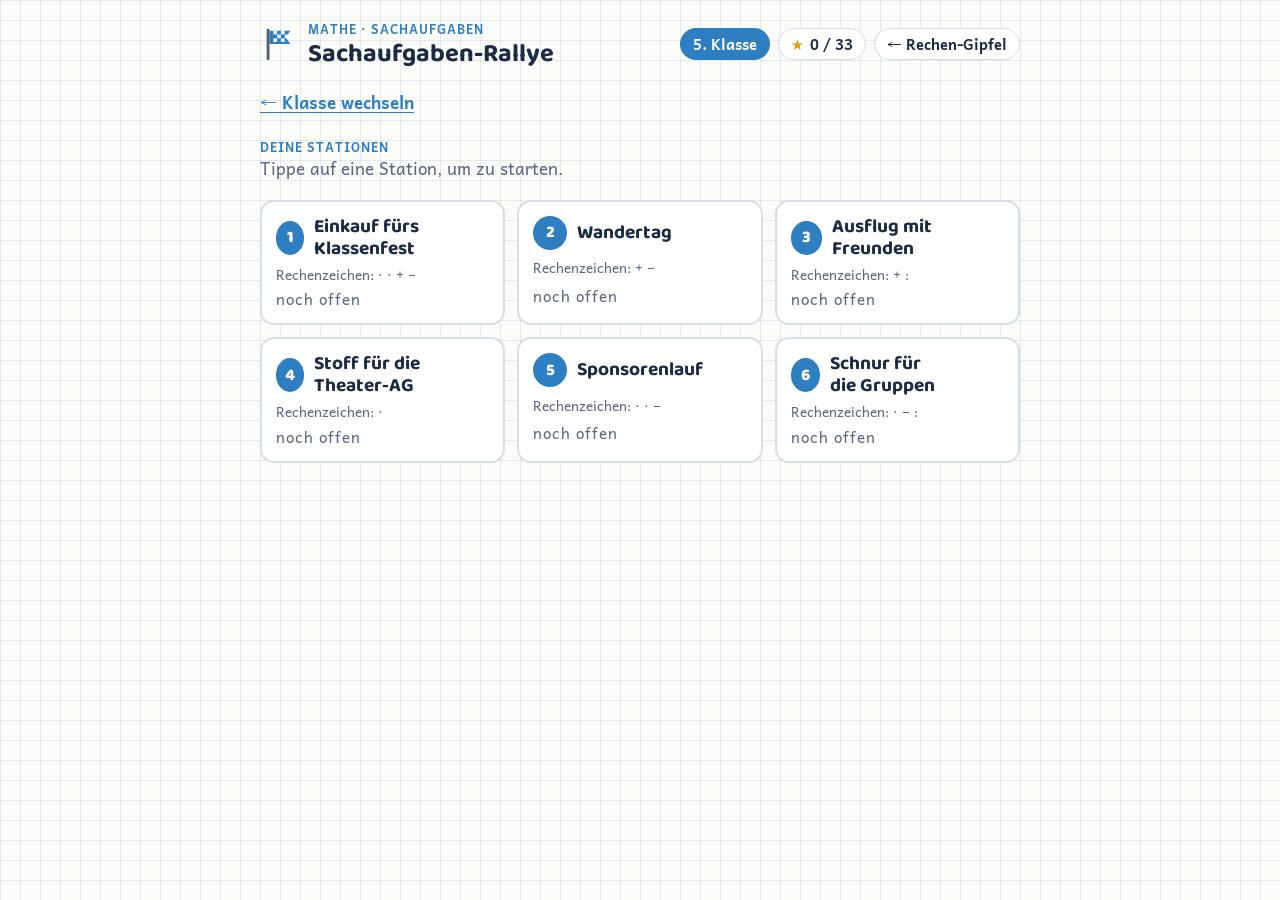
<file: einzeldatei/sachaufgaben-rallye.html>
<!doctype html>
<html lang="de">
<head>
<meta charset="utf-8">
<meta name="viewport" content="width=device-width, initial-scale=1, viewport-fit=cover">
<title>Sachaufgaben-Rallye</title>
<link rel="preconnect" href="https://fonts.googleapis.com">
<link rel="preconnect" href="https://fonts.gstatic.com" crossorigin>
<link rel="stylesheet" href="https://fonts.googleapis.com/css2?family=Baloo+2:wght@600;700;800&family=Andika:wght@400;700&display=swap">
<meta name="lernwelt-home" content="Rechen-Gipfel.html">
<meta name="lernwelt-name" content="Rechen-Gipfel">
<meta name="lernwelt-klasse" content="5">
<meta name="description" content="Sachaufgaben-Rallye: sechs Sachaufgaben, 5. Klasse mit ganzen Zahlen, 6. Klasse mit Kommazahlen.">
<style>
/* Layout: eine Spalte wie eine Heftseite auf Karopapier; Stationen als Rallye-Weg, Aufgabe als Schritt-für-Schritt-Karte */
:root { padding-top: env(safe-area-inset-top, 0px); padding-bottom: env(safe-area-inset-bottom, 0px);
  --paper: #fbfcf7;
  --grid: rgba(56, 110, 190, .12);
  --card: #ffffff;
  --ink: #1d2a44;
  --muted: #5a6680;
  --line: #d6deea;
  --blue: #1f56c8;
  --red: #c93d33;
  --red-bg: #fdeceb;
  --green: #1f7f52;
  --green-bg: #e6f5ec;
  --gold: #e3a008;
  --g5: #2e7fc1;
  --g6: #138a73;
  --accent: var(--g5);
  --font-display: "Baloo 2", "Trebuchet MS", system-ui, sans-serif;
  --font-body: "Andika", "Segoe UI", system-ui, sans-serif;
  --radius: 14px;
}
@media (prefers-color-scheme: dark) {
  :root:not([data-theme="light"]) {
    --paper: #131925; --grid: rgba(120, 160, 230, .09); --card: #1b2333; --ink: #e8edf7; --muted: #9aa6bd;
    --line: #2d3a52; --blue: #86aaff; --red: #ff8277; --red-bg: #3a2226; --green: #5fd39a; --green-bg: #1d3329;
    --gold: #f5c04a; --g5: #5aa8ec; --g6: #3cc4a7; color-scheme: dark;
  }
}
:root[data-theme="dark"] {
  --paper: #131925; --grid: rgba(120, 160, 230, .09); --card: #1b2333; --ink: #e8edf7; --muted: #9aa6bd;
  --line: #2d3a52; --blue: #86aaff; --red: #ff8277; --red-bg: #3a2226; --green: #5fd39a; --green-bg: #1d3329;
  --gold: #f5c04a; --g5: #5aa8ec; --g6: #3cc4a7; color-scheme: dark;
}
html, body { margin: 0; }
body {
  background-color: var(--paper);
  background-image:
    linear-gradient(var(--grid) 1px, transparent 1px),
    linear-gradient(90deg, var(--grid) 1px, transparent 1px);
  background-size: 20px 20px;
  color: var(--ink);
  font-family: var(--font-body);
  font-size: 17px;
  line-height: 1.5;
  padding-left: max(16px, env(safe-area-inset-left, 0px));
  padding-right: max(16px, env(safe-area-inset-right, 0px));
  padding-block: 20px 48px;
}
body.g6 { --accent: var(--g6); }
main { max-width: 760px; margin: 0 auto; display: flex; flex-direction: column; gap: 18px; }
h1, h2, h3 { font-family: var(--font-display); line-height: 1.15; margin: 0; text-wrap: balance; }
h1 { font-size: clamp(2rem, 6vw, 2.8rem); font-weight: 800; }
h2 { font-size: 1.6rem; font-weight: 700; }
h3 { font-size: 1.2rem; font-weight: 700; }
p { margin: 0; }
button { font: inherit; cursor: pointer; }
button:focus-visible, input:focus-visible { outline: 3px solid var(--accent); outline-offset: 2px; }
.muted { color: var(--muted); }
.eyebrow { font-size: .78rem; font-weight: 700; letter-spacing: .08em; text-transform: uppercase; color: var(--accent); }

/* Kopf */
.top { display: flex; align-items: center; justify-content: space-between; gap: 12px; flex-wrap: wrap; }
.brand { display: flex; align-items: center; gap: 10px; }
.flag { width: 38px; height: 38px; flex: none; }
.chip { display: inline-flex; align-items: center; gap: 6px; padding: 4px 12px; border-radius: 999px; font-weight: 700;
  background: var(--card); border: 1.5px solid var(--line); font-size: .92rem; }
a.chip { color: var(--ink); text-decoration: none; }
.chip.grade { background: var(--accent); color: #fff; border-color: transparent; }
.stars-count { color: var(--gold); }
.linkbtn { background: none; border: none; color: var(--accent); font-weight: 700; padding: 4px 0; text-decoration: underline; text-underline-offset: 3px; }

/* Start */
.hero { display: grid; gap: 14px; padding: 8px 0 4px; }
.hero p { max-width: 58ch; font-size: 1.05rem; }
.grade-pick { display: grid; grid-template-columns: repeat(auto-fit, minmax(220px, 1fr)); gap: 14px; }
.grade-btn { text-align: left; border: 2px solid var(--line); background: var(--card); border-radius: var(--radius); padding: 18px;
  display: grid; gap: 6px; color: var(--ink); transition: transform .15s, border-color .15s; }
.grade-btn:hover { transform: translateY(-2px); }
.grade-btn .big { font-family: var(--font-display); font-weight: 800; font-size: 2.2rem; line-height: 1; }
.grade-btn.b5 .big { color: var(--g5); } .grade-btn.b6 .big { color: var(--g6); }
.grade-btn.b5:hover { border-color: var(--g5); } .grade-btn.b6:hover { border-color: var(--g6); }
.how { background: var(--card); border: 1.5px dashed var(--line); border-radius: var(--radius); padding: 14px 16px; }
.how ol { margin: 6px 0 0; padding-left: 1.3em; display: grid; gap: 2px; }

/* Karte der Stationen */
.trail { display: grid; grid-template-columns: repeat(auto-fit, minmax(210px, 1fr)); gap: 12px; counter-reset: st; }
.station { position: relative; text-align: left; background: var(--card); border: 2px solid var(--line); border-radius: var(--radius);
  padding: 14px 14px 12px; display: grid; gap: 4px; color: var(--ink); min-width: 0; }
.station:hover { border-color: var(--accent); }
.station .num { font-family: var(--font-display); font-weight: 800; font-size: 1.05rem; width: 34px; height: 34px; border-radius: 50%;
  display: grid; place-items: center; background: var(--accent); color: #fff; }
.station.done { border-color: var(--green); }
.station.done .num { background: var(--green); }
.station .row { display: flex; align-items: center; gap: 10px; }
.station .stars { font-size: .95rem; letter-spacing: 1px; color: var(--gold); min-height: 1.4em; }
.station .ops { font-size: .85rem; color: var(--muted); }

/* Aufgabe */
.story { background: var(--card); border: 2px solid var(--line); border-radius: var(--radius); padding: 18px 18px 16px; display: grid; gap: 10px; }
.story .text { font-size: 1.18rem; line-height: 1.6; }
.story .text b { color: var(--accent); }
.together { font-size: .9rem; color: var(--muted); display: flex; gap: 8px; align-items: flex-start; }
.phases { display: grid; gap: 12px; }
.phase { background: var(--card); border: 2px solid var(--line); border-radius: var(--radius); padding: 14px 16px; display: grid; gap: 10px; }
.phase.active { border-color: var(--accent); box-shadow: 0 6px 0 -2px color-mix(in srgb, var(--accent) 25%, transparent); }
.phase.locked { opacity: .5; }
.phase-head { display: flex; align-items: center; gap: 10px; }
.phase-head .pn { width: 28px; height: 28px; border-radius: 50%; display: grid; place-items: center; font-weight: 700;
  background: var(--paper); border: 2px solid var(--line); font-size: .9rem; flex: none; }
.phase.active .pn { background: var(--accent); border-color: var(--accent); color: #fff; }
.phase.ok .pn { background: var(--green); border-color: var(--green); color: #fff; }
.phase-head h3 { flex: 1; }
.phase-head .star { color: var(--gold); font-size: 1.1rem; }
.choices { display: grid; gap: 8px; }
.choice { text-align: left; padding: 11px 14px; border-radius: 10px; border: 2px solid var(--line); background: var(--paper); color: var(--ink); line-height: 1.4; }
.choice:hover:not(:disabled) { border-color: var(--accent); }
.choice.right { border-color: var(--green); background: var(--green-bg); }
.choice.wrong { border-color: var(--red); background: var(--red-bg); text-decoration: line-through; text-decoration-color: var(--red); }
.choice:disabled { cursor: default; }
.summary { font-weight: 700; }
.summary.ok { color: var(--green); }

/* Rechnung im Heft-Look */
.heft { border-radius: 10px; border: 1.5px solid var(--line); padding: 10px 14px;
  background-color: var(--paper);
  background-image: linear-gradient(var(--grid) 1px, transparent 1px), linear-gradient(90deg, var(--grid) 1px, transparent 1px);
  background-size: 18px 18px; display: grid; gap: 4px; font-variant-numeric: tabular-nums; }
.heft .ln { font-size: 1.1rem; color: var(--blue); font-weight: 700; }
.heft .lab { color: var(--muted); font-weight: 400; font-size: .9rem; }
.calc { display: grid; gap: 8px; }
.calc label { font-weight: 700; }
.inrow { display: flex; gap: 8px; align-items: center; flex-wrap: wrap; }
.inrow input { font: inherit; font-size: 1.2rem; width: 9.5em; max-width: 100%; padding: 8px 12px; border-radius: 10px;
  border: 2px solid var(--line); background: var(--paper); color: var(--ink); font-variant-numeric: tabular-nums; }
.inrow input.bad { border-color: var(--red); }
.unit { font-weight: 700; font-size: 1.1rem; }
.btn { border: none; border-radius: 10px; padding: 10px 18px; font-weight: 700; background: var(--accent); color: #fff; }
.btn.ghost { background: transparent; color: var(--accent); border: 2px solid var(--accent); }
.btn:disabled { opacity: .5; cursor: default; }
.fb { font-weight: 700; min-height: 1.5em; }
.fb.no { color: var(--red); }
.fb.yes { color: var(--green); }
.tip { font-size: .95rem; background: var(--paper); border-left: 4px solid var(--gold); padding: 6px 10px; border-radius: 4px; }
.navrow { display: flex; justify-content: space-between; gap: 10px; flex-wrap: wrap; align-items: center; }

/* Ziel */
.finish { background: var(--card); border: 2px solid var(--accent); border-radius: var(--radius); padding: 22px; display: grid; gap: 14px; text-align: center; }
.finish .bigstars { font-family: var(--font-display); font-size: 3rem; font-weight: 800; color: var(--gold); line-height: 1; }
.finish table { width: 100%; border-collapse: collapse; text-align: left; font-variant-numeric: tabular-nums; }
.finish td { padding: 6px 4px; border-bottom: 1px solid var(--line); }
.finish td:last-child { text-align: right; color: var(--gold); white-space: nowrap; }
.tablewrap { overflow-x: auto; }

@keyframes pop { 0% { transform: scale(.6); opacity: 0 } 70% { transform: scale(1.15) } 100% { transform: scale(1); opacity: 1 } }
.pop { animation: pop .35s ease-out; display: inline-block; }
@media (prefers-reduced-motion: reduce) { .pop { animation: none; } .grade-btn { transition: none; } }
</style>
</head>
<body>
<main id="app" aria-live="polite"></main>

<script>
// ---------------- Daten: gleiche Geschichten, 5 = ganze Zahlen, 6 = Kommazahlen ----------------
const TASKS = [
  {
    title: 'Einkauf fürs Klassenfest', ops: '· · + −',
    text: {
      5: 'Die Klasse kauft für das Klassenfest <b>6 Kisten</b> Apfelsaft zu je <b>14 €</b> und <b>3 Pakete</b> Becher zu je <b>4 €</b>. Sie bezahlt mit einem <b>100-€-Schein</b>. Wie viel Wechselgeld bekommt sie?',
      6: 'Die Klasse kauft für das Klassenfest <b>6 Kisten</b> Apfelsaft zu je <b>13,49 €</b> und <b>3 Pakete</b> Becher zu je <b>2,85 €</b>. Sie bezahlt mit einem <b>100-€-Schein</b>. Wie viel Wechselgeld bekommt sie?'
    },
    gesucht: ['Wie viel Wechselgeld die Klasse bekommt', 'Wie viel der Apfelsaft kostet', 'Wie viele Becher die Klasse kauft'],
    plan: ['Saft berechnen (·) → Becher berechnen (·) → beides addieren (+) → von 100 € abziehen (−)',
           'Saft und Becher addieren (+) → von 100 € abziehen (−)',
           '100 € durch 6 teilen (:) → Becher abziehen (−)'],
    steps: {
      5: [['Wie viel kostet der Apfelsaft?', '14 € · 6', 84, '€'], ['Wie viel kosten die Becher?', '4 € · 3', 12, '€'],
          ['Wie viel kostet alles zusammen?', '84 € + 12 €', 96, '€'], ['Wie viel Wechselgeld gibt es?', '100 € − 96 €', 4, '€']],
      6: [['Wie viel kostet der Apfelsaft?', '13,49 € · 6', 80.94, '€'], ['Wie viel kosten die Becher?', '2,85 € · 3', 8.55, '€'],
          ['Wie viel kostet alles zusammen?', '80,94 € + 8,55 €', 89.49, '€'], ['Wie viel Wechselgeld gibt es?', '100,00 € − 89,49 €', 10.51, '€']]
    },
    answer: {
      5: ['Die Klasse bekommt 4 € Wechselgeld.', 'Die Klasse bekommt 96 € Wechselgeld.', 'Der Einkauf kostet 4 €.'],
      6: ['Die Klasse bekommt 10,51 € Wechselgeld.', 'Die Klasse bekommt 89,49 € Wechselgeld.', 'Der Einkauf kostet 10,51 €.']
    }
  },
  {
    title: 'Wandertag', ops: '+ −',
    text: {
      5: 'Die Klasse will am Wandertag <b>12 500 m</b> wandern. Am Vormittag schafft sie <b>4 875 m</b>, am Nachmittag <b>3 960 m</b>. Wie viele Meter fehlen noch bis zum Ziel?',
      6: 'Die Klasse will am Wandertag <b>12,5 km</b> wandern. Am Vormittag schafft sie <b>4,875 km</b>, am Nachmittag <b>3,96 km</b>. Wie viele Kilometer fehlen noch bis zum Ziel?'
    },
    gesucht: ['Wie weit es noch bis zum Ziel ist', 'Wie weit die Klasse am Vormittag wandert', 'Wie lange die Wanderung dauert'],
    plan: ['Vormittag und Nachmittag addieren (+) → vom Ziel abziehen (−)',
           'Vom Ziel nur den Vormittag abziehen (−) → fertig',
           'Vormittag mal Nachmittag rechnen (·) → vom Ziel abziehen (−)'],
    steps: {
      5: [['Wie weit ist die Klasse schon gewandert?', '4 875 m + 3 960 m', 8835, 'm'], ['Wie viele Meter fehlen noch?', '12 500 m − 8 835 m', 3665, 'm']],
      6: [['Wie weit ist die Klasse schon gewandert?', '4,875 km + 3,96 km', 8.835, 'km'], ['Wie viele Kilometer fehlen noch?', '12,5 km − 8,835 km', 3.665, 'km']]
    },
    answer: {
      5: ['Es fehlen noch 3 665 m bis zum Ziel.', 'Es fehlen noch 8 835 m bis zum Ziel.', 'Die Klasse ist schon am Ziel.'],
      6: ['Es fehlen noch 3,665 km bis zum Ziel.', 'Es fehlen noch 8,835 km bis zum Ziel.', 'Die Klasse ist schon am Ziel.']
    }
  },
  {
    title: 'Ausflug mit Freunden', ops: '+ :',
    text: {
      5: '<b>Vier Freunde</b> machen einen Ausflug. Die Zugfahrt kostet zusammen <b>96 €</b>, der Eintritt in den Freizeitpark <b>76 €</b>. Sie teilen sich alle Kosten gerecht. Wie viel muss jeder bezahlen?',
      6: '<b>Vier Freunde</b> machen einen Ausflug. Die Zugfahrt kostet zusammen <b>96,40 €</b>, der Eintritt in den Freizeitpark <b>75,80 €</b>. Sie teilen sich alle Kosten gerecht. Wie viel muss jeder bezahlen?'
    },
    gesucht: ['Wie viel jeder Freund bezahlen muss', 'Wie viel der Ausflug insgesamt kostet', 'Wie viel die Zugfahrt für einen kostet'],
    plan: ['Zug und Eintritt addieren (+) → durch 4 teilen (:)',
           'Nur die Zugfahrt durch 4 teilen (:) → fertig',
           'Zug und Eintritt addieren (+) → mal 4 rechnen (·)'],
    steps: {
      5: [['Wie viel kostet der Ausflug insgesamt?', '96 € + 76 €', 172, '€'], ['Wie viel muss jeder bezahlen?', '172 € : 4', 43, '€']],
      6: [['Wie viel kostet der Ausflug insgesamt?', '96,40 € + 75,80 €', 172.2, '€'], ['Wie viel muss jeder bezahlen?', '172,20 € : 4', 43.05, '€']]
    },
    answer: {
      5: ['Jeder muss 43 € bezahlen.', 'Jeder muss 172 € bezahlen.', 'Alle zusammen bezahlen 43 €.'],
      6: ['Jeder muss 43,05 € bezahlen.', 'Jeder muss 172,20 € bezahlen.', 'Alle zusammen bezahlen 43,05 €.']
    }
  },
  {
    title: 'Stoff für die Theater-AG', ops: '·',
    text: {
      5: 'Die Theater-AG braucht Stoff für die Kostüme. Sie kauft <b>45 m</b> Stoff. <b>1 m</b> kostet <b>12 €</b>. Wie viel muss die AG bezahlen?',
      6: 'Die Theater-AG braucht Stoff für die Kostüme. Sie kauft <b>4,5 m</b> Stoff. <b>1 m</b> kostet <b>12,80 €</b>. Wie viel muss die AG bezahlen?'
    },
    gesucht: ['Wie viel die AG für den Stoff bezahlen muss', 'Wie viele Meter Stoff die AG braucht', 'Wie viele Kostüme die AG näht'],
    plan: ['Preis für 1 m mal Anzahl der Meter (·)',
           'Preis für 1 m plus Anzahl der Meter (+)',
           'Preis für 1 m geteilt durch Anzahl der Meter (:)'],
    steps: {
      5: [['Wie viel kostet der Stoff?', '12 € · 45', 540, '€']],
      6: [['Wie viel kostet der Stoff?', '12,80 € · 4,5', 57.6, '€']]
    },
    answer: {
      5: ['Die AG muss 540 € bezahlen.', 'Die AG muss 57 € bezahlen.', 'Die AG kauft 540 m Stoff.'],
      6: ['Die AG muss 57,60 € bezahlen.', 'Die AG muss 17,30 € bezahlen.', 'Die AG muss 576 € bezahlen.']
    }
  },
  {
    title: 'Sponsorenlauf', ops: '· · −',
    text: {
      5: 'Beim Sponsorenlauf läuft Lisa <b>18 Runden</b>. Ihr Opa zahlt für jede Runde <b>3 €</b>. Tom läuft <b>23 Runden</b>. Seine Tante zahlt für jede Runde <b>2 €</b>. Wer erläuft mehr Geld? Wie viel mehr?',
      6: 'Beim Sponsorenlauf läuft Lisa <b>18 Runden</b>. Ihr Opa zahlt für jede Runde <b>1,25 €</b>. Tom läuft <b>23 Runden</b>. Seine Tante zahlt für jede Runde <b>0,95 €</b>. Wer erläuft mehr Geld? Wie viel mehr?'
    },
    gesucht: ['Wer mehr Geld erläuft und wie viel mehr', 'Wie viele Runden Lisa läuft', 'Wie viel Geld beide zusammen erlaufen'],
    plan: ['Lisas Geld berechnen (·) → Toms Geld berechnen (·) → Unterschied berechnen (−)',
           'Die Runden vergleichen (−) → fertig',
           'Lisas Geld berechnen (·) → Toms Geld berechnen (·) → zusammenrechnen (+)'],
    steps: {
      5: [['Wie viel Geld erläuft Lisa?', '3 € · 18', 54, '€'], ['Wie viel Geld erläuft Tom?', '2 € · 23', 46, '€'], ['Wie groß ist der Unterschied?', '54 € − 46 €', 8, '€']],
      6: [['Wie viel Geld erläuft Lisa?', '1,25 € · 18', 22.5, '€'], ['Wie viel Geld erläuft Tom?', '0,95 € · 23', 21.85, '€'], ['Wie groß ist der Unterschied?', '22,50 € − 21,85 €', 0.65, '€']]
    },
    answer: {
      5: ['Lisa erläuft 8 € mehr als Tom.', 'Tom erläuft 8 € mehr als Lisa.', 'Tom läuft mehr Runden, also erläuft er mehr Geld.'],
      6: ['Lisa erläuft 0,65 € mehr als Tom.', 'Tom erläuft 0,65 € mehr als Lisa.', 'Tom läuft mehr Runden, also erläuft er mehr Geld.']
    }
  },
  {
    title: 'Schnur für die Gruppen', ops: '· − :',
    text: {
      5: 'Der Hausmeister hat <b>1 000 m</b> Schnur. Er schneidet <b>8 Stücke</b> zu je <b>85 m</b> ab. Den Rest verteilt er gerecht auf <b>5 Gruppen</b>. Wie viele Meter Schnur bekommt jede Gruppe?',
      6: 'Der Hausmeister hat <b>100 m</b> Schnur. Er schneidet <b>8 Stücke</b> zu je <b>8,45 m</b> ab. Den Rest verteilt er gerecht auf <b>5 Gruppen</b>. Wie viele Meter Schnur bekommt jede Gruppe?'
    },
    gesucht: ['Wie viele Meter Schnur jede Gruppe bekommt', 'Wie viele Stücke der Hausmeister abschneidet', 'Wie lang ein abgeschnittenes Stück ist'],
    plan: ['Abgeschnittene Schnur berechnen (·) → Rest berechnen (−) → Rest auf 5 Gruppen verteilen (:)',
           'Die ganze Schnur durch 5 teilen (:) → fertig',
           'Abgeschnittene Schnur berechnen (·) → durch 5 teilen (:)'],
    steps: {
      5: [['Wie viel Schnur schneidet er ab?', '85 m · 8', 680, 'm'], ['Wie viel Schnur bleibt übrig?', '1 000 m − 680 m', 320, 'm'], ['Wie viel bekommt jede Gruppe?', '320 m : 5', 64, 'm']],
      6: [['Wie viel Schnur schneidet er ab?', '8,45 m · 8', 67.6, 'm'], ['Wie viel Schnur bleibt übrig?', '100 m − 67,6 m', 32.4, 'm'], ['Wie viel bekommt jede Gruppe?', '32,4 m : 5', 6.48, 'm']]
    },
    answer: {
      5: ['Jede Gruppe bekommt 64 m Schnur.', 'Jede Gruppe bekommt 320 m Schnur.', 'Jede Gruppe bekommt 200 m Schnur.'],
      6: ['Jede Gruppe bekommt 6,48 m Schnur.', 'Jede Gruppe bekommt 32,4 m Schnur.', 'Jede Gruppe bekommt 20 m Schnur.']
    }
  }
];

// ---------------- Hilfen ----------------
const $ = (s, r = document) => r.querySelector(s);
const STORE = 'sachaufgaben-rallye-v1';
function load() { try { return JSON.parse(localStorage.getItem(STORE)) || {}; } catch (e) { return {}; } }
function save() { try { localStorage.setItem(STORE, JSON.stringify(S.saved)); } catch (e) {} }

function fmt(n, grade) {
  // deutsche Schreibweise; Geldbeträge mit 2 Nachkommastellen in Jgst. 6
  let s;
  if (grade === 6 && !Number.isInteger(n) && String(n).split('.')[1].length === 1 && S.cur && S.cur.unit === '€') s = n.toFixed(2);
  else s = String(Math.round(n * 1000) / 1000);
  let [ip, fp] = s.split('.');
  ip = ip.replace(/\B(?=(\d{3})+(?!\d))/g, ' ');
  return fp ? ip + ',' + fp : ip;
}
function parseInput(raw, grade) {
  let s = String(raw).trim().replace(/[\s  ]/g, '').replace(/(€|km|m)$/i, '');
  if (grade === 5) s = s.replace(/\.(?=\d{3}(\D|$))/g, '');   // 8.835 → 8835 (Tausenderpunkt)
  s = s.replace(',', '.');
  if (!/^-?\d+(\.\d+)?$/.test(s)) return NaN;
  return Number(s);
}
function shuffle(arr, seed) {
  const a = arr.map((v, i) => ({ v, i }));
  let x = seed * 9301 + 49297;
  for (let i = a.length - 1; i > 0; i--) { x = (x * 9301 + 49297) % 233280; const j = Math.floor(x / 233280 * (i + 1)); [a[i], a[j]] = [a[j], a[i]]; }
  return a;
}
function maxStars(t, g) { return 3 + t.steps[g].length; }

// ---------------- Zustand ----------------
const S = { grade: null, view: 'start', saved: load(), task: null, cur: null };
function prog(g) { S.saved[g] = S.saved[g] || {}; return S.saved[g]; }

function setGrade(g) {
  S.grade = g;
  document.body.classList.toggle('g6', g === 6);
  S.view = 'map'; render();
}

// ---------------- Ansichten ----------------
function render() {
  const app = $('#app');
  if (S.view === 'start') app.innerHTML = viewStart();
  else if (S.view === 'map') app.innerHTML = viewMap();
  else if (S.view === 'task') { app.innerHTML = viewTask(); bindTask(); }
  else if (S.view === 'finish') app.innerHTML = viewFinish();
  bindCommon();
  window.scrollTo({ top: 0 });
}

const FLAG = `<svg class="flag" viewBox="0 0 40 40" aria-hidden="true"><rect x="7" y="4" width="3" height="33" rx="1.5" fill="currentColor" opacity=".75"/>
<path d="M10 6h22l-5 7 5 7H10z" fill="var(--accent)"/><path d="M14 6h4v4h-4zM22 6h4v4h-4zM18 10h4v4h-4zM26 10h4v4h-4zM14 14h4v4h-4zM22 14h4v4h-4z" fill="var(--card)" opacity=".85"/></svg>`;

function totalStars(g) {
  return TASKS.reduce((s, t, i) => s + ((prog(g)[i] || {}).stars || 0), 0);
}
function totalMax(g) { return TASKS.reduce((s, t) => s + maxStars(t, g), 0); }

const META = n => (document.querySelector(`meta[name="${n}"]`) || {}).content;
const HOME = META('lernwelt-home'), HOME_NAME = META('lernwelt-name') || 'Lernwelt';
function header(right = '') {
  const home = HOME ? `<a class="chip" href="${HOME}">← ${HOME_NAME}</a>` : '';
  return `<div class="top"><div class="brand">${FLAG}<div><div class="eyebrow">Mathe · Sachaufgaben</div>
  <h2>Sachaufgaben-Rallye</h2></div></div><div class="inrow">${right}${home}</div></div>`;
}

function viewStart() {
  return `${header()}
  <section class="hero">
    <h1>Lesen. Verstehen. Rechnen.</h1>
    <p>Sechs Stationen, sechs Geschichten. Bei jeder Station klärst du zuerst, was gesucht ist, und wählst den richtigen Rechenweg. Dann rechnest du Schritt für Schritt und findest den passenden Antwortsatz.</p>
  </section>
  <div class="grade-pick">
    <button class="grade-btn b5" data-grade="5" id="pick5"><span class="big">5. Klasse</span><span>Ganze Zahlen</span>
      <span class="muted">${totalStars(5)} von ${totalMax(5)} ★ gesammelt</span></button>
    <button class="grade-btn b6" data-grade="6" id="pick6"><span class="big">6. Klasse</span><span>Kommazahlen</span>
      <span class="muted">${totalStars(6)} von ${totalMax(6)} ★ gesammelt</span></button>
  </div>
  <div class="how"><b>So geht die Rallye</b>
    <ol>
      <li>Lest die Geschichte gemeinsam und besprecht: Worum geht es?</li>
      <li>Wähle aus, was gesucht ist.</li>
      <li>Wähle den richtigen Rechenweg.</li>
      <li>Rechne in deinem Heft und tippe die Ergebnisse ein.</li>
      <li>Wähle den richtigen Antwortsatz.</li>
    </ol>
    <p class="muted" style="margin-top:8px">Klappt ein Schritt beim ersten Versuch, bekommst du einen ★.</p>
  </div>`;
}

function viewMap() {
  const g = S.grade, p = prog(g);
  const cards = TASKS.map((t, i) => {
    const r = p[i] || {};
    const st = r.done ? '★'.repeat(r.stars) + '<span class="muted">' + '☆'.repeat(maxStars(t, g) - r.stars) + '</span>' : '';
    return `<button class="station ${r.done ? 'done' : ''}" data-open="${i}" id="st${i}">
      <div class="row"><span class="num">${r.done ? '✓' : i + 1}</span><h3>${t.title}</h3></div>
      <div class="ops">Rechenzeichen: ${t.ops}</div>
      <div class="stars" aria-label="${r.stars || 0} Sterne">${st || '<span class="muted">noch offen</span>'}</div>
    </button>`;
  }).join('');
  const allDone = TASKS.every((t, i) => (p[i] || {}).done);
  return `${header(`<span class="chip grade">${g}. Klasse</span><span class="chip"><span class="stars-count">★</span> ${totalStars(g)} / ${totalMax(g)}</span>`)}
  <div class="navrow"><button class="linkbtn" data-go="start">← Klasse wechseln</button>
    ${allDone ? '<button class="btn" data-go="finish">Zum Ziel 🏁</button>' : ''}</div>
  <div><div class="eyebrow">Deine Stationen</div><p class="muted">Tippe auf eine Station, um zu starten.</p></div>
  <div class="trail">${cards}</div>`;
}

function startTask(i) {
  const t = TASKS[i], g = S.grade;
  S.task = { i, phase: 0, step: 0, stars: 0, tries: 0, done: [], wrong: {}, gOrder: shuffle(t.gesucht, i + 1), pOrder: shuffle(t.plan, i + 7),
             aOrder: shuffle(t.answer[g], i + 13), results: [] };
  S.view = 'task'; render();
}

function viewTask() {
  const T = S.task, t = TASKS[T.i], g = S.grade;
  const steps = t.steps[g];
  const ph = (n, title, body, summary) => {
    const cls = T.phase === n ? 'active' : (T.phase > n ? 'ok' : 'locked');
    const star = T.done[n] === true ? '<span class="star pop">★</span>' : '';
    return `<section class="phase ${cls}" aria-label="${title}">
      <div class="phase-head"><span class="pn">${T.phase > n ? '✓' : n + 1}</span><h3>${title}</h3>${star}</div>
      ${T.phase === n ? body : (T.phase > n ? `<p class="summary ok">${summary}</p>` : '')}</section>`;
  };
  const choiceList = (order, key) => order.map(o => {
    const w = (T.wrong[key] || []).includes(o.i);
    return `<button class="choice ${w ? 'wrong' : ''}" data-choice="${o.i}" data-key="${key}" ${w ? 'disabled' : ''}>${o.v}</button>`;
  }).join('');

  // Phase 3: Rechnen
  let heft = T.results.map((r, k) => `<div class="ln"><span class="lab">${steps[k][0]}</span><br>${steps[k][1]} = ${fmtVal(steps[k][2], steps[k][3])}</div>`).join('');
  let calcBody = '';
  if (T.phase === 2) {
    const s = steps[T.step];
    S.cur = { unit: s[3] };
    const tip = T.tries >= 2 ? `<p class="tip"><b>Tipp:</b> Rechne ${s[1]}.</p>` : '';
    calcBody = `${heft ? `<div class="heft">${heft}</div>` : ''}
      <form class="calc" id="calcform" autocomplete="off">
        <label for="ans">${s[0]}</label>
        <div class="inrow"><input id="ans" inputmode="decimal" aria-describedby="fb" placeholder="Ergebnis"><span class="unit">${s[3]}</span>
          <button class="btn" type="submit">Prüfen</button></div>
        <p class="fb ${T.fbClass || ''}" id="fb">${T.fb || ''}</p>${tip}
      </form>
      <p class="muted">Rechne schriftlich in deinem Heft. Schritt ${T.step + 1} von ${steps.length}.</p>`;
  }
  const finished = T.phase > 3;
  return `${header(`<span class="chip grade">${g}. Klasse</span><span class="chip"><span class="stars-count">★</span> ${T.stars} / ${maxStars(t, g)}</span>`)}
  <div class="navrow"><button class="linkbtn" data-go="map">← Alle Stationen</button><span class="muted">Station ${T.i + 1} von ${TASKS.length}</span></div>
  <article class="story">
    <div class="eyebrow">Station ${T.i + 1}</div>
    <h2>${t.title}</h2>
    <p class="text">${t.text[g]}</p>
    <p class="together">💬 <span>Erst gemeinsam lesen und besprechen: Worum geht es? Dann allein lösen.</span></p>
  </article>
  <div class="phases">
    ${ph(0, 'Was ist gesucht?', `<div class="choices">${choiceList(T.gOrder, 'g')}</div><p class="fb no">${T.fb || ''}</p>`, t.gesucht[0])}
    ${ph(1, 'Welcher Rechenweg passt?', `<div class="choices">${choiceList(T.pOrder, 'p')}</div><p class="fb no">${T.fb || ''}</p>`, t.plan[0])}
    ${ph(2, 'Rechnen', calcBody, `<div class="heft">${heft}</div>`)}
    ${ph(3, 'Welcher Antwortsatz stimmt?', `<div class="choices">${choiceList(T.aOrder, 'a')}</div><p class="fb no">${T.fb || ''}</p>`, 'A: ' + t.answer[g][0])}
  </div>
  ${finished ? `<div class="finish"><div class="bigstars pop">${'★'.repeat(T.stars)}<span class="muted" style="font-size:2rem">${'☆'.repeat(maxStars(t, g) - T.stars)}</span></div>
     <h2>Station geschafft!</h2><p class="muted">Du hast ${T.stars} von ${maxStars(t, g)} Sternen gesammelt.</p>
     <div class="navrow" style="justify-content:center">
       <button class="btn ghost" data-retry="${T.i}">Station wiederholen</button>
       ${T.i + 1 < TASKS.length ? `<button class="btn" data-open="${T.i + 1}">Nächste Station →</button>` : '<button class="btn" data-go="finish">Zum Ziel 🏁</button>'}
     </div></div>` : ''}`;
}

function fmtVal(v, unit) {
  let s;
  if (unit === '€' && S.grade === 6) s = v.toFixed(2);
  else s = String(Math.round(v * 1000) / 1000);
  let [ip, fp] = s.split('.');
  ip = ip.replace(/\B(?=(\d{3})+(?!\d))/g, ' ');
  return (fp ? ip + ',' + fp : ip) + ' ' + unit;
}

function bindTask() {
  const T = S.task, t = TASKS[T.i], g = S.grade;
  document.querySelectorAll('[data-choice]').forEach(b => b.addEventListener('click', () => {
    const key = b.dataset.key, idx = +b.dataset.choice;
    if (idx === 0) {
      if (!(T.wrong[key] || []).length) { T.stars++; T.done[T.phase] = true; }
      T.phase++; T.fb = ''; T.tries = 0;
      if (T.phase > 3) finishTask();
      render();
      const act = document.querySelector('.phase.active') || document.querySelector('.finish');
      if (act) act.scrollIntoView({ behavior: matchMedia('(prefers-reduced-motion: reduce)').matches ? 'auto' : 'smooth', block: 'center' });
      const inp = $('#ans'); if (inp) inp.focus({ preventScroll: true });
    } else {
      (T.wrong[key] = T.wrong[key] || []).push(idx);
      T.fb = key === 'g' ? 'Noch nicht. Lies die Frage am Ende der Geschichte noch einmal.'
           : key === 'p' ? 'Noch nicht. Überlege: Was musst du zuerst ausrechnen?'
           : 'Noch nicht. Passt die Zahl? Passt die Einheit? Beantwortet der Satz die Frage?';
      render();
      const act = document.querySelector('.phase.active'); if (act) act.scrollIntoView({ block: 'center' });
    }
  }));
  const f = $('#calcform');
  if (f) f.addEventListener('submit', e => {
    e.preventDefault();
    const s = t.steps[g][T.step];
    const raw = $('#ans').value;
    const v = parseInput(raw, g);
    if (raw.trim() === '') { T.fb = 'Tippe zuerst ein Ergebnis ein.'; T.fbClass = 'no'; render(); $('#ans').focus(); return; }
    if (Number.isNaN(v)) { T.fb = 'Schreibe nur die Zahl, zum Beispiel ' + (g === 6 ? '12,75' : '348') + '.'; T.fbClass = 'no'; render(); $('#ans').focus(); return; }
    if (Math.abs(v - s[2]) < 1e-6) {
      if (T.tries === 0) T.stars++;
      T.results.push(v); T.tries = 0; T.fb = ''; T.fbClass = '';
      T.step++;
      if (T.step >= t.steps[g].length) { T.done[2] = T.results.length && !T.calcMiss; T.phase = 3; }
      render();
      const act = document.querySelector('.phase.active'); if (act) act.scrollIntoView({ block: 'center' });
      const inp = $('#ans'); if (inp) inp.focus({ preventScroll: true });
    } else {
      T.tries++; T.calcMiss = true;
      T.fb = T.tries >= 2 ? 'Noch nicht richtig. Schau dir den Tipp an.' : 'Noch nicht richtig. Rechne noch einmal nach' + (g === 6 ? ' – Komma unter Komma!' : '.');
      T.fbClass = 'no';
      render();
      const inp = $('#ans'); if (inp) { inp.value = raw; inp.classList.add('bad'); inp.focus(); inp.select(); }
    }
  });
}

function finishTask() {
  const T = S.task, p = prog(S.grade);
  const old = p[T.i] || {};
  p[T.i] = { done: true, stars: Math.max(T.stars, old.stars || 0) };
  save();
}

function viewFinish() {
  const g = S.grade, p = prog(g);
  const rows = TASKS.map((t, i) => `<tr><td>${i + 1}. ${t.title}</td><td>${'★'.repeat((p[i] || {}).stars || 0)}<span class="muted">${'☆'.repeat(maxStars(t, g) - ((p[i] || {}).stars || 0))}</span></td></tr>`).join('');
  const ts = totalStars(g), tm = totalMax(g);
  const msg = ts >= tm * 0.85 ? 'Super! Du bist ein echter Sachaufgaben-Profi.' : ts >= tm * 0.6 ? 'Gut gemacht! Wiederhole die Stationen mit wenigen Sternen.' : 'Du hast es geschafft! Übe die Stationen noch einmal – dann klappt es beim ersten Versuch.';
  return `${header(`<span class="chip grade">${g}. Klasse</span>`)}
  <div class="finish">
    <div class="eyebrow">Ziel erreicht</div>
    <div class="bigstars pop">★ ${ts} / ${tm}</div>
    <h2>${msg}</h2>
    <div class="tablewrap"><table>${rows}</table></div>
    <div class="navrow" style="justify-content:center">
      <button class="btn ghost" data-go="map">Zu den Stationen</button>
      <button class="btn ghost" data-reset="${g}" id="resetbtn">Rallye neu starten</button>
    </div>
  </div>`;
}

function bindCommon() {
  document.querySelectorAll('[data-grade]').forEach(b => b.addEventListener('click', () => setGrade(+b.dataset.grade)));
  document.querySelectorAll('[data-open]').forEach(b => b.addEventListener('click', () => startTask(+b.dataset.open)));
  document.querySelectorAll('[data-retry]').forEach(b => b.addEventListener('click', () => startTask(+b.dataset.retry)));
  document.querySelectorAll('[data-go]').forEach(b => b.addEventListener('click', () => {
    S.view = b.dataset.go;
    if (S.view === 'start') document.body.classList.remove('g6');
    render();
  }));
  document.querySelectorAll('[data-reset]').forEach(b => b.addEventListener('click', () => {
    if (b.dataset.confirm) { S.saved[S.grade] = {}; save(); S.view = 'map'; render(); }
    else { b.dataset.confirm = '1'; b.textContent = 'Wirklich alle Sterne löschen?'; }
  }));
}

(function boot() {
  const h = (location.hash || '').toLowerCase();
  const g = h === '#klasse5' ? 5 : h === '#klasse6' ? 6 : +(META('lernwelt-klasse') || 0);
  if (g === 5 || g === 6) setGrade(g); else render();
})();
</script>
</body>
</html>
</file>
<file: css/style.css>
/* Rechen-Gipfel
   Layout: eine Spalte auf Karopapier; beim Üben links die Aufgabe, rechts Gamsi, Zahlenfeld und Knöpfe.
   Farben der vier Berge wie auf den Merkplakaten: Plus grün, Minus blau, Mal pink, Geteilt orange. */
:root {
  --paper: #fbfcfe;
  --grid: #e3eaf3;
  --card: #ffffff;
  --fg: #1c2433;
  --muted: #5a6476;
  --line: #c7d1de;
  --ink: #1d4fa8;            /* Füller-Blau für eigene Eingaben */
  --red: #c42a40;            /* Korrekturrot */
  --red-soft: #fde4e8;
  --ok: #24794f;
  --ok-soft: #dcf2e5;
  --sun: #f2ad00;
  --sun-soft: #fff2c7;
  --snow: #ffffff;
  --add: #5e9a1c;  --add-soft: #e9f4d6;
  --sub: #1a86c2;  --sub-soft: #d9eefa;
  --mul: #cf3f84;  --mul-soft: #fbdeec;
  --div: #dd6b12;  --div-soft: #fde5d0;
  --accent: var(--add);
  --accent-soft: var(--add-soft);
  --shadow: 0 2px 0 rgba(28, 36, 51, .08), 0 8px 24px rgba(28, 36, 51, .06);
  --font-display: 'Baloo 2', 'Andika', 'Trebuchet MS', system-ui, sans-serif;
  --font-body: 'Andika', 'Segoe UI', system-ui, sans-serif;
  --cell: clamp(36px, 9vw, 54px);
  --radius: 18px;
}
@media (prefers-color-scheme: dark) {
  :root:not([data-theme="light"]) {
    --paper: #131a27; --grid: #1c2638; --card: #1a2333; --fg: #e9edf4; --muted: #a4aec0; --line: #34425a;
    --ink: #8fb4ff; --red: #ff7d8f; --red-soft: #43202a; --ok: #59d08f; --ok-soft: #173a29; --sun: #ffc93d; --sun-soft: #3f3313; --snow: #dce5f2;
    --add: #8ccf45; --add-soft: #253517; --sub: #4fb6ee; --sub-soft: #15304a; --mul: #f070ad; --mul-soft: #3d1a2c; --div: #ff9a4d; --div-soft: #3f2614;
    --shadow: 0 2px 0 rgba(0, 0, 0, .3), 0 8px 24px rgba(0, 0, 0, .25);
    color-scheme: dark;
  }
}
:root[data-theme="dark"] {
  --paper: #131a27; --grid: #1c2638; --card: #1a2333; --fg: #e9edf4; --muted: #a4aec0; --line: #34425a;
  --ink: #8fb4ff; --red: #ff7d8f; --red-soft: #43202a; --ok: #59d08f; --ok-soft: #173a29; --sun: #ffc93d; --sun-soft: #3f3313; --snow: #dce5f2;
  --add: #8ccf45; --add-soft: #253517; --sub: #4fb6ee; --sub-soft: #15304a; --mul: #f070ad; --mul-soft: #3d1a2c; --div: #ff9a4d; --div-soft: #3f2614;
  --shadow: 0 2px 0 rgba(0, 0, 0, .3), 0 8px 24px rgba(0, 0, 0, .25);
  color-scheme: dark;
}
[data-op="add"] { --accent: var(--add); --accent-soft: var(--add-soft); }
[data-op="sub"] { --accent: var(--sub); --accent-soft: var(--sub-soft); }
[data-op="mul"] { --accent: var(--mul); --accent-soft: var(--mul-soft); }
[data-op="div"] { --accent: var(--div); --accent-soft: var(--div-soft); }

* { box-sizing: border-box; }
html, body { margin: 0; }
body {
  font-family: var(--font-body);
  font-size: 17px;
  line-height: 1.5;
  color: var(--fg);
  background-color: var(--paper);
  background-image:
    linear-gradient(var(--grid) 1px, transparent 1px),
    linear-gradient(90deg, var(--grid) 1px, transparent 1px);
  background-size: 26px 26px;
  min-height: 100vh;
}
[hidden] { display: none !important; }
button { font: inherit; color: inherit; }
:focus-visible { outline: 3px solid var(--sun); outline-offset: 2px; }

.app {
  max-width: 1080px;
  margin: 0 auto;
  padding-block: 24px 48px;
  padding-left: max(16px, env(safe-area-inset-left, 0px));
  padding-right: max(16px, env(safe-area-inset-right, 0px));
}
.screen { display: flex; flex-direction: column; gap: 20px; animation: rise .35s ease both; }
@keyframes rise { from { transform: translateY(8px); opacity: .4; } to { transform: none; opacity: 1; } }

h1, h2, h3 { font-family: var(--font-display); line-height: 1.1; margin: 0; text-wrap: balance; }
h1 { font-size: clamp(44px, 8vw, 76px); font-weight: 800; letter-spacing: -.01em; }
.eyebrow { margin: 0; font-weight: 700; color: var(--muted); text-transform: uppercase; letter-spacing: .08em; font-size: 13px; }
.lead { margin: 0; font-size: 18px; color: var(--muted); max-width: 58ch; }
.pick-title { font-size: 26px; font-weight: 700; }

/* ---------- Start ---------- */
.hero { display: flex; gap: 24px; align-items: center; justify-content: space-between; flex-wrap: wrap; }
.hero-text { display: flex; flex-direction: column; gap: 8px; min-width: 0; flex: 1 1 380px; }
.hero-side { display: flex; flex-direction: column; align-items: center; gap: 8px; }
.score-pill { font-family: var(--font-display); font-weight: 700; font-size: 18px; background: var(--sun-soft); color: var(--fg); border: 2px solid var(--sun); border-radius: 999px; padding: 2px 16px; font-variant-numeric: tabular-nums; }

.op-grid { display: grid; grid-template-columns: repeat(4, minmax(0, 1fr)); gap: 16px; }
@media (max-width: 860px) { .op-grid { grid-template-columns: repeat(2, minmax(0, 1fr)); } }
@media (max-width: 420px) { .op-grid { grid-template-columns: minmax(0, 1fr); } }
.op-card {
  display: flex; flex-direction: column; gap: 6px; text-align: left;
  background: var(--card); border: 3px solid var(--accent); border-radius: var(--radius);
  padding: 0 0 16px; cursor: pointer; overflow: hidden; box-shadow: var(--shadow);
  transition: transform .15s ease;
}
.op-card:hover { transform: translateY(-3px); }
.op-card svg { display: block; width: 100%; height: auto; max-height: 130px; background: var(--accent-soft); }
@media (max-width: 420px) { .op-card svg { height: 110px; } }
.op-card .op-name { font-family: var(--font-display); font-weight: 800; font-size: 26px; padding: 4px 16px 0; color: var(--fg); }
.op-card .op-sub { padding: 0 16px; color: var(--muted); font-size: 15px; }
.op-card .op-progress { padding: 4px 16px 0; font-size: 14px; font-weight: 700; color: var(--accent); }

.home-foot { display: flex; gap: 12px; align-items: center; flex-wrap: wrap; padding-top: 8px; }
.link-btn { background: none; border: 0; padding: 4px 0; color: var(--muted); text-decoration: underline; cursor: pointer; font-size: 15px; }
.reset-confirm { display: flex; gap: 8px; align-items: center; flex-wrap: wrap; font-size: 15px; }

/* ---------- Auswahl Verfahren / Stufe ---------- */
.crumbs { display: flex; gap: 12px; align-items: center; flex-wrap: wrap; color: var(--muted); font-weight: 700; }
.back-btn { background: var(--card); border: 2px solid var(--line); border-radius: 999px; padding: 6px 14px; cursor: pointer; font-weight: 700; }
.back-btn:hover { border-color: var(--accent); }
.choice-grid { display: grid; grid-template-columns: repeat(2, minmax(0, 1fr)); gap: 18px; }
@media (max-width: 680px) { .choice-grid { grid-template-columns: minmax(0, 1fr); } }
.choice {
  display: flex; flex-direction: column; gap: 10px; text-align: left; cursor: pointer;
  background: var(--card); border: 3px solid var(--accent); border-radius: var(--radius);
  padding: 20px; box-shadow: var(--shadow); min-width: 0; transition: transform .15s ease;
}
.choice:hover { transform: translateY(-3px); }
.choice h3 { font-size: 30px; font-weight: 800; }
.choice p { margin: 0; color: var(--muted); }
.choice .example { background: var(--accent-soft); border-radius: 12px; padding: 10px 14px; font-size: 18px; font-variant-numeric: tabular-nums; overflow-x: auto; }
.choice .example pre { margin: 0; font-family: var(--font-body); font-size: 18px; line-height: 1.3; }
.trail { display: flex; gap: 6px; align-items: flex-end; flex-wrap: wrap; }
.hut { display: flex; flex-direction: column; align-items: center; gap: 2px; font-size: 12px; font-weight: 700; color: var(--muted); }
.hut svg { width: 40px; height: 34px; }
.trail-note { font-size: 14px; font-weight: 700; color: var(--accent); }

/* ---------- Üben ---------- */
.play-bar { display: flex; gap: 12px; align-items: center; justify-content: space-between; flex-wrap: wrap; }
.play-info { display: flex; gap: 8px; flex-wrap: wrap; }
.badge { display: inline-block; background: var(--accent); color: var(--card); font-weight: 700; border-radius: 999px; padding: 3px 14px; font-size: 15px; }
.badge.soft { background: var(--accent-soft); color: var(--fg); }
.play-score { font-family: var(--font-display); font-weight: 700; font-size: 20px; font-variant-numeric: tabular-nums; }
.dots { display: flex; gap: 8px; }
.dot { width: 34px; height: 10px; border-radius: 6px; background: var(--line); }
.dot.now { background: var(--sun); }
.dot.ok { background: var(--ok); }
.dot.meh { background: var(--accent); opacity: .55; }
.dot.bonus { outline: 2px dashed var(--sun); outline-offset: 2px; }

.play-main { display: grid; grid-template-columns: minmax(0, 1fr) 320px; gap: 20px; align-items: start; }
@media (max-width: 860px) { .play-main { grid-template-columns: minmax(0, 1fr); } }
.task-card { background: var(--card); border: 3px solid var(--accent); border-radius: var(--radius); padding: 20px; display: flex; flex-direction: column; gap: 16px; box-shadow: var(--shadow); min-width: 0; }
.task-kicker { margin: 0; font-weight: 700; color: var(--accent); text-transform: uppercase; letter-spacing: .06em; font-size: 13px; }
.task-title { font-size: clamp(28px, 5vw, 40px); font-weight: 800; font-variant-numeric: tabular-nums; }
.work { overflow-x: auto; padding: 4px 2px 8px; }

.sach { background: var(--accent-soft); border-radius: 14px; padding: 14px 16px; display: flex; flex-direction: column; gap: 12px; }
.sach p { margin: 0; font-size: 18px; max-width: 62ch; }
.sach .q { font-weight: 700; }
.opt-row { display: flex; gap: 10px; flex-wrap: wrap; }
.opt { background: var(--card); border: 2px solid var(--line); border-radius: 12px; padding: 8px 16px; font-size: 20px; font-weight: 700; cursor: pointer; font-variant-numeric: tabular-nums; }
.opt:hover { border-color: var(--accent); }
.opt.wrong { border-color: var(--red); background: var(--red-soft); animation: shake .3s; }
.opt.right { border-color: var(--ok); background: var(--ok-soft); }
@keyframes shake { 25% { transform: translateX(-4px); } 75% { transform: translateX(4px); } }
.answer-box { background: var(--ok-soft); border: 2px solid var(--ok); border-radius: 14px; padding: 12px 16px; font-size: 18px; }
.answer-box b { font-family: var(--font-display); }

/* Rechenkästchen */
.grid { display: grid; grid-template-columns: repeat(var(--cols), var(--cell)); width: max-content; }
.cell {
  width: var(--cell); height: var(--cell);
  display: flex; align-items: center; justify-content: center;
  border-right: 1px solid var(--line); border-bottom: 1px solid var(--line);
  font-size: calc(var(--cell) * .58); font-weight: 700; line-height: 1;
  background: transparent; padding: 0; font-variant-numeric: tabular-nums;
}
.cell.first { border-left: 1px solid var(--line); }
.cell.top { border-top: 1px solid var(--line); }
.cell.rule { border-top: 4px solid var(--fg); }
.cell.sign { color: var(--fg); }
.cell.small { font-size: calc(var(--cell) * .36); color: var(--muted); }
.cell.in { background: var(--card); color: var(--ink); cursor: pointer; border-radius: 0; border-left: 0; border-top-style: solid; }
.cell.in:hover { background: var(--sun-soft); }
.cell.sel { box-shadow: inset 0 0 0 3px var(--sun); background: var(--sun-soft); }
.cell.ok { background: var(--ok-soft); }
.cell.bad { background: var(--red-soft); }
.cell.shown { color: var(--red); }
.cell.mark { color: var(--ink); }
.cell.hl { background: var(--sun-soft); }
.cell.ul { border-bottom: 3px solid var(--fg); }
.cell.down { color: var(--accent); }
.grid-legend { font-size: 14px; color: var(--muted); margin: 8px 0 0; }

/* Rechnen in Schritten */
.steps { display: flex; flex-direction: column; gap: 10px; }
.hs-row { display: flex; flex-wrap: wrap; align-items: center; gap: 8px; font-size: clamp(22px, 4vw, 28px); font-weight: 700; font-variant-numeric: tabular-nums; }
.hs-row.final { border-top: 3px solid var(--fg); padding-top: 10px; margin-top: 4px; }
.slot {
  min-width: calc(var(--w) * 0.75em + 0.8em); height: 1.7em; padding: 0 .3em;
  border: 2px dashed var(--line); border-radius: 10px; background: var(--card); color: var(--ink);
  font-weight: 700; font-size: inherit; cursor: pointer; text-align: right; font-variant-numeric: tabular-nums;
}
.slot.given { border-style: solid; border-color: transparent; background: var(--accent-soft); color: var(--fg); cursor: default; }
.slot.sel { border-style: solid; border-color: var(--sun); background: var(--sun-soft); }
.slot.ok { border-style: solid; border-color: var(--ok); background: var(--ok-soft); }
.slot.bad { border-style: solid; border-color: var(--red); background: var(--red-soft); }
.slot.shown { color: var(--red); }
.ref { color: var(--muted); min-width: 1.5em; text-align: right; }

/* Division Schritt für Schritt */
.div-prompt { display: flex; flex-wrap: wrap; gap: 10px; align-items: center; background: var(--sun-soft); border-radius: 14px; padding: 10px 14px; font-size: 20px; font-weight: 700; }
.div-prompt .slot { min-width: 3.2em; }
.div-done { background: var(--ok-soft); }

/* Seitenleiste */
.side { display: flex; flex-direction: column; gap: 14px; }
.coach { display: flex; gap: 10px; align-items: flex-start; }
.bubble {
  position: relative; flex: 1; min-width: 0; background: var(--card); border: 2px solid var(--line);
  border-radius: 16px; padding: 10px 14px; font-size: 16px; min-height: 64px;
}
.bubble.good { border-color: var(--ok); background: var(--ok-soft); }
.bubble.oops { border-color: var(--red); background: var(--red-soft); }
.bubble.tip { border-color: var(--sun); background: var(--sun-soft); }
.bubble ol { margin: 6px 0 0; padding-left: 20px; }
.bubble li { margin: 2px 0; font-size: 15px; }

.pad { display: grid; grid-template-columns: repeat(4, minmax(0, 1fr)); gap: 8px; }
.key {
  height: 56px; border-radius: 14px; border: 2px solid var(--line); background: var(--card);
  font-family: var(--font-display); font-size: 26px; font-weight: 700; cursor: pointer; touch-action: manipulation;
}
.key:hover { border-color: var(--accent); }
.key:active { transform: translateY(1px); background: var(--accent-soft); }
.key.wide { grid-column: span 2; }
.key.fn { font-size: 18px; color: var(--muted); }
.actions { display: grid; grid-template-columns: 1fr 2fr; gap: 10px; }
.btn {
  border-radius: 14px; border: 2px solid transparent; padding: 12px 18px; cursor: pointer;
  font-family: var(--font-display); font-weight: 700; font-size: 20px;
}
.btn.primary { background: var(--accent); color: var(--card); }
.btn.primary:hover { filter: brightness(1.05); }
.btn.ghost { background: var(--card); border-color: var(--line); }
.btn.ghost:hover { border-color: var(--accent); }
.btn.small { font-size: 15px; padding: 6px 12px; border-radius: 10px; }
.btn.danger { background: var(--red); color: var(--card); }
.btn:disabled { opacity: .45; cursor: not-allowed; }

/* Maskottchen */
.mascot { width: 120px; height: 120px; }
.mascot.small { width: 64px; height: 64px; flex-shrink: 0; }
.mascot.big { width: 150px; height: 150px; }
.mascot svg { width: 100%; height: 100%; }
.mascot.hop svg { animation: hop .5s ease; }
@keyframes hop { 40% { transform: translateY(-10px) rotate(-4deg); } }

/* Rundenende */
.done-card { background: var(--card); border: 3px solid var(--accent); border-radius: var(--radius); padding: 28px 20px; display: flex; flex-direction: column; align-items: center; gap: 14px; text-align: center; box-shadow: var(--shadow); }
.done-card h2 { font-size: clamp(30px, 6vw, 46px); font-weight: 800; }
.done-stars { display: flex; gap: 8px; }
.done-stars svg { width: 56px; height: 56px; }
.done-actions { display: flex; gap: 10px; flex-wrap: wrap; justify-content: center; }

#confetti { position: fixed; inset: 0; width: 100%; height: 100%; pointer-events: none; z-index: 20; }
.noscript { padding: 20px; }

@media (prefers-reduced-motion: reduce) {
  *, *::before, *::after { animation: none !important; transition: none !important; }
}

/* Extra: Sachaufgaben-Rallye */
.extra-card { display: flex; gap: 14px; align-items: center; background: var(--card); color: var(--fg); text-decoration: none;
  border: 3px dashed var(--line); border-radius: var(--radius); padding: 16px 18px; box-shadow: var(--shadow); transition: transform .15s ease, border-color .15s ease; }
.extra-card:hover { transform: translateY(-3px); border-color: var(--muted); }
.extra-card:focus-visible { outline: 3px solid var(--fg); outline-offset: 3px; }
.extra-flag { width: 46px; height: 46px; flex: none; color: var(--fg); }
.extra-text { display: flex; flex-direction: column; gap: 2px; min-width: 0; }
.extra-kicker { font-size: 13px; font-weight: 700; letter-spacing: .06em; text-transform: uppercase; color: var(--muted); }
.extra-name { font-family: var(--font-display); font-weight: 800; font-size: 24px; line-height: 1.1; }
.extra-sub { color: var(--muted); font-size: 15px; }
@media (prefers-reduced-motion: reduce) { .extra-card { transition: none; } }
</file>
